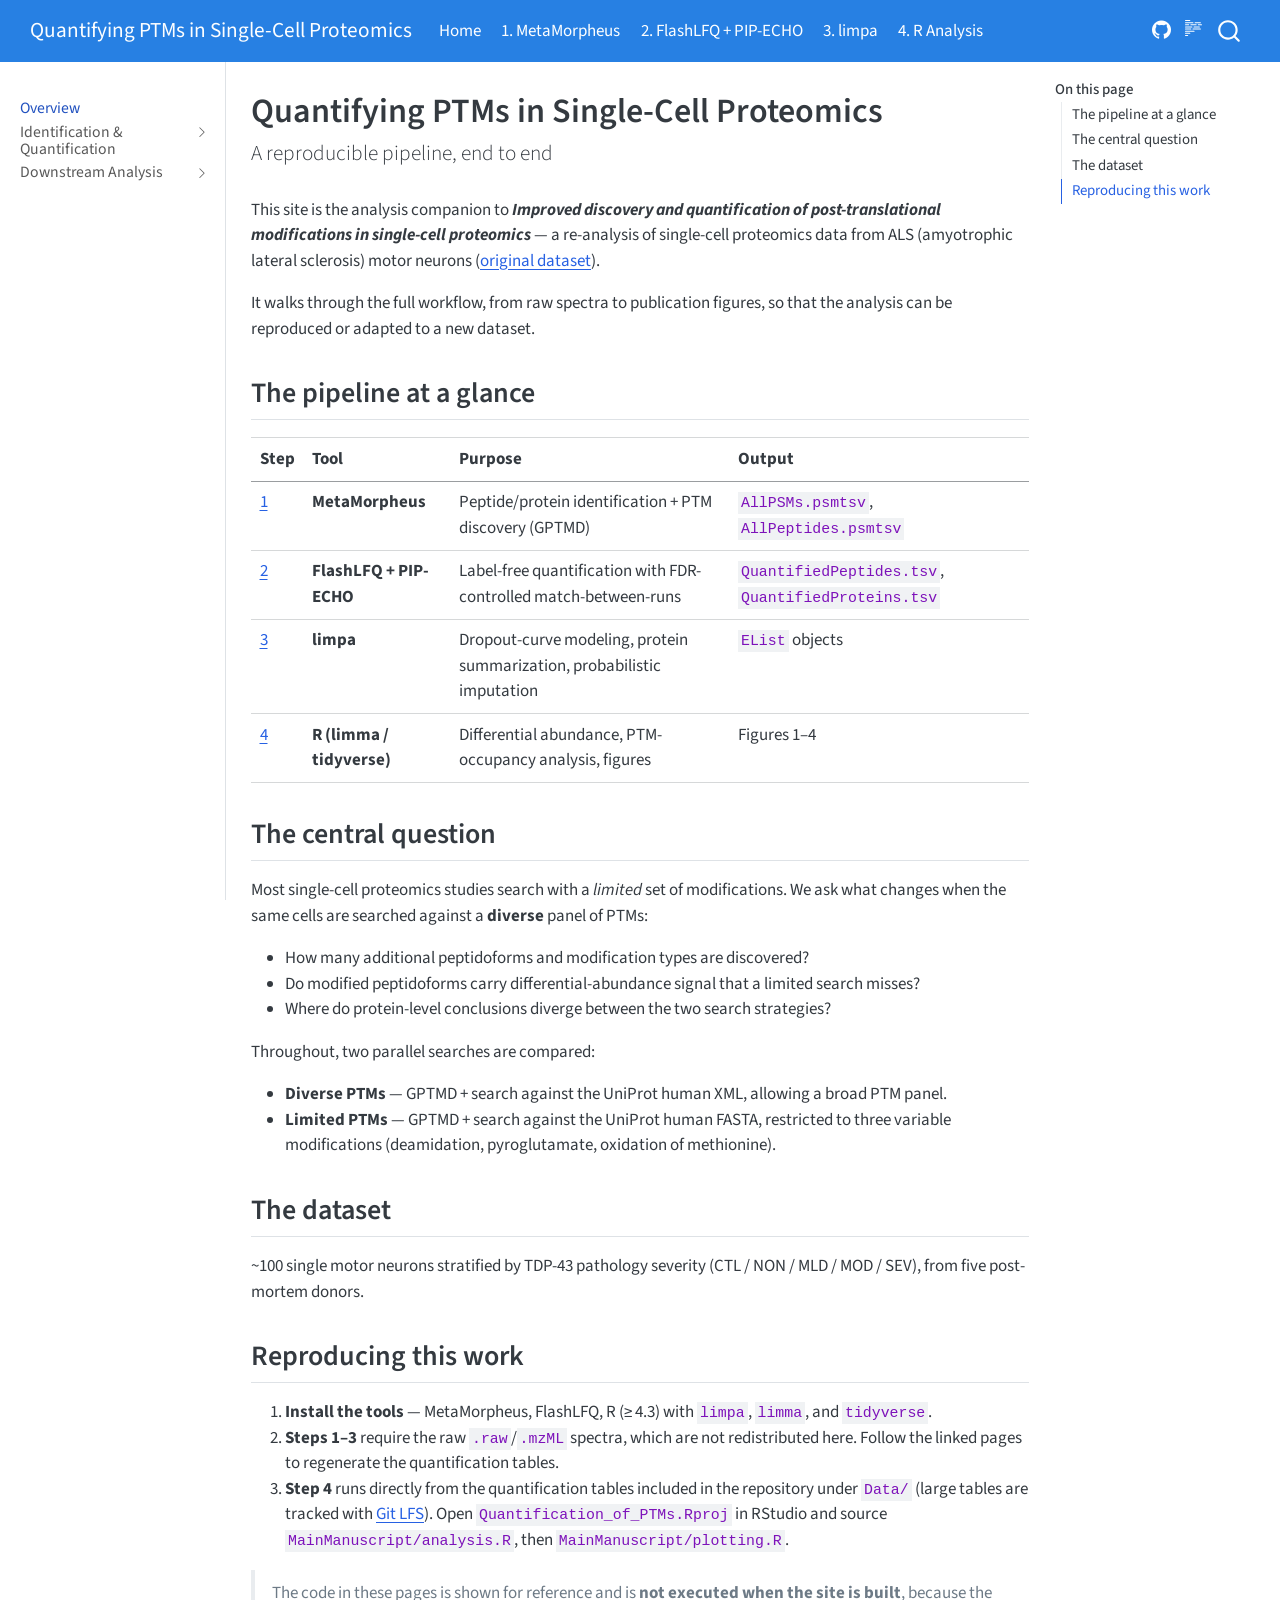
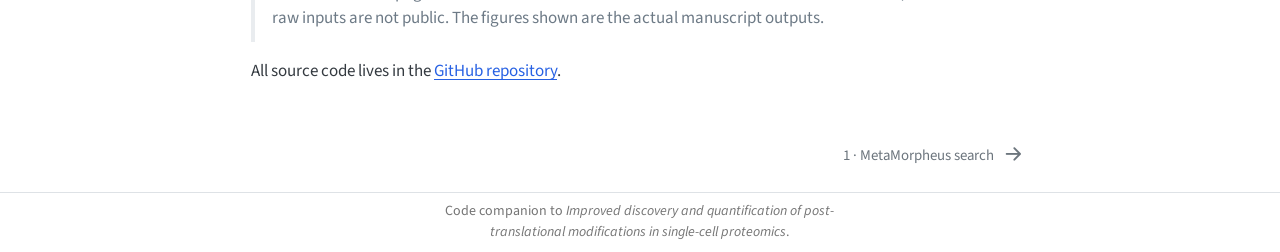
<file: index.html>
<!DOCTYPE html>
<html xmlns="http://www.w3.org/1999/xhtml" lang="en" xml:lang="en"><head>

<meta charset="utf-8">
<meta name="generator" content="quarto-1.9.38">

<meta name="viewport" content="width=device-width, initial-scale=1.0, user-scalable=yes">


<title>Quantifying PTMs in Single-Cell Proteomics</title>
<style>
/* Default styles provided by pandoc.
** See https://pandoc.org/MANUAL.html#variables-for-html for config info.
*/
code{white-space: pre-wrap;}
span.smallcaps{font-variant: small-caps;}
div.columns{display: flex; gap: min(4vw, 1.5em);}
div.column{flex: auto; overflow-x: auto;}
div.hanging-indent{margin-left: 1.5em; text-indent: -1.5em;}
ul.task-list{list-style: none;}
ul.task-list li input[type="checkbox"] {
  width: 0.8em;
  margin: 0 0.8em 0.2em -1em; /* quarto-specific, see https://github.com/quarto-dev/quarto-cli/issues/4556 */ 
  vertical-align: middle;
}
</style>


<script src="site_libs/quarto-nav/quarto-nav.js"></script>
<script src="site_libs/quarto-nav/headroom.min.js"></script>
<script src="site_libs/clipboard/clipboard.min.js"></script>
<script src="site_libs/quarto-search/autocomplete.umd.js"></script>
<script src="site_libs/quarto-search/fuse.min.js"></script>
<script src="site_libs/quarto-search/quarto-search.js"></script>
<meta name="quarto:offset" content="./">
<link href="./01-metamorpheus.html" rel="next">
<script src="site_libs/quarto-html/quarto.js" type="module"></script>
<script src="site_libs/quarto-html/tabsets/tabsets.js" type="module"></script>
<script src="site_libs/quarto-html/popper.min.js"></script>
<script src="site_libs/quarto-html/tippy.umd.min.js"></script>
<script src="site_libs/quarto-html/anchor.min.js"></script>
<link href="site_libs/quarto-html/tippy.css" rel="stylesheet">
<link href="site_libs/quarto-html/quarto-syntax-highlighting-15634bcf2e68342d4ad2dfa704d543f6.css" rel="stylesheet" id="quarto-text-highlighting-styles">
<script src="site_libs/bootstrap/bootstrap.min.js"></script>
<link href="site_libs/bootstrap/bootstrap-icons.css" rel="stylesheet">
<link href="site_libs/bootstrap/bootstrap-3a7504763734bcbb87baefa172561e52.min.css" rel="stylesheet" append-hash="true" id="quarto-bootstrap" data-mode="light">
<script id="quarto-search-options" type="application/json">{
  "location": "navbar",
  "copy-button": false,
  "collapse-after": 3,
  "panel-placement": "end",
  "type": "overlay",
  "limit": 50,
  "keyboard-shortcut": [
    "f",
    "/",
    "s"
  ],
  "show-item-context": false,
  "language": {
    "search-no-results-text": "No results",
    "search-matching-documents-text": "matching documents",
    "search-copy-link-title": "Copy link to search",
    "search-hide-matches-text": "Hide additional matches",
    "search-more-match-text": "more match in this document",
    "search-more-matches-text": "more matches in this document",
    "search-clear-button-title": "Clear",
    "search-text-placeholder": "",
    "search-detached-cancel-button-title": "Cancel",
    "search-submit-button-title": "Submit",
    "search-label": "Search"
  }
}</script>


</head>

<body class="nav-sidebar docked nav-fixed quarto-light">

<div id="quarto-search-results"></div>
  <header id="quarto-header" class="headroom fixed-top">
    <nav class="navbar navbar-expand-lg " data-bs-theme="dark">
      <div class="navbar-container container-fluid">
      <div class="navbar-brand-container mx-auto">
    <a class="navbar-brand" href="./index.html">
    <span class="navbar-title">Quantifying PTMs in Single-Cell Proteomics</span>
    </a>
  </div>
            <div id="quarto-search" class="" title="Search"></div>
          <button class="navbar-toggler" type="button" data-bs-toggle="collapse" data-bs-target="#navbarCollapse" aria-controls="navbarCollapse" role="menu" aria-expanded="false" aria-label="Toggle navigation" onclick="if (window.quartoToggleHeadroom) { window.quartoToggleHeadroom(); }">
  <span class="navbar-toggler-icon"></span>
</button>
          <div class="collapse navbar-collapse" id="navbarCollapse">
            <ul class="navbar-nav navbar-nav-scroll me-auto">
  <li class="nav-item">
    <a class="nav-link active" href="./index.html" aria-current="page"> 
<span class="menu-text">Home</span></a>
  </li>  
  <li class="nav-item">
    <a class="nav-link" href="./01-metamorpheus.html"> 
<span class="menu-text">1. MetaMorpheus</span></a>
  </li>  
  <li class="nav-item">
    <a class="nav-link" href="./02-flashlfq.html"> 
<span class="menu-text">2. FlashLFQ + PIP-ECHO</span></a>
  </li>  
  <li class="nav-item">
    <a class="nav-link" href="./03-limpa.html"> 
<span class="menu-text">3. limpa</span></a>
  </li>  
  <li class="nav-item">
    <a class="nav-link" href="./04-r-analysis.html"> 
<span class="menu-text">4. R Analysis</span></a>
  </li>  
</ul>
            <ul class="navbar-nav navbar-nav-scroll ms-auto">
  <li class="nav-item compact">
    <a class="nav-link" href="https://github.com/Alexander-Sol/Quantification_of_PTMs_2026"> <i class="bi bi-github" role="img" aria-label="GitHub repository">
</i> 
<span class="menu-text"></span></a>
  </li>  
</ul>
          </div> <!-- /navcollapse -->
            <div class="quarto-navbar-tools">
  <a href="" class="quarto-reader-toggle quarto-navigation-tool px-1" onclick="window.quartoToggleReader(); return false;" title="Toggle reader mode">
  <div class="quarto-reader-toggle-btn">
  <i class="bi"></i>
  </div>
</a>
</div>
      </div> <!-- /container-fluid -->
    </nav>
  <nav class="quarto-secondary-nav">
    <div class="container-fluid d-flex">
      <button type="button" class="quarto-btn-toggle btn" data-bs-toggle="collapse" role="button" data-bs-target=".quarto-sidebar-collapse-item" aria-controls="quarto-sidebar" aria-expanded="false" aria-label="Toggle sidebar navigation" onclick="if (window.quartoToggleHeadroom) { window.quartoToggleHeadroom(); }">
        <i class="bi bi-layout-text-sidebar-reverse"></i>
      </button>
        <nav class="quarto-page-breadcrumbs" aria-label="breadcrumb"><ol class="breadcrumb"><li class="breadcrumb-item"><a href="./index.html">Overview</a></li></ol></nav>
        <a class="flex-grow-1" role="navigation" data-bs-toggle="collapse" data-bs-target=".quarto-sidebar-collapse-item" aria-controls="quarto-sidebar" aria-expanded="false" aria-label="Toggle sidebar navigation" onclick="if (window.quartoToggleHeadroom) { window.quartoToggleHeadroom(); }">      
        </a>
    </div>
  </nav>
</header>
<!-- content -->
<div id="quarto-content" class="quarto-container page-columns page-rows-contents page-layout-article page-navbar">
<!-- sidebar -->
  <nav id="quarto-sidebar" class="sidebar collapse collapse-horizontal quarto-sidebar-collapse-item sidebar-navigation docked overflow-auto">
    <div class="sidebar-menu-container"> 
    <ul class="list-unstyled mt-1">
        <li class="sidebar-item">
  <div class="sidebar-item-container"> 
  <a href="./index.html" class="sidebar-item-text sidebar-link active">
 <span class="menu-text">Overview</span></a>
  </div>
</li>
        <li class="sidebar-item sidebar-item-section">
      <div class="sidebar-item-container"> 
            <a class="sidebar-item-text sidebar-link text-start collapsed" data-bs-toggle="collapse" data-bs-target="#quarto-sidebar-section-1" role="navigation" aria-expanded="false">
 <span class="menu-text">Identification &amp; Quantification</span></a>
          <a class="sidebar-item-toggle text-start collapsed" data-bs-toggle="collapse" data-bs-target="#quarto-sidebar-section-1" role="navigation" aria-expanded="false" aria-label="Toggle section">
            <i class="bi bi-chevron-right ms-2"></i>
          </a> 
      </div>
      <ul id="quarto-sidebar-section-1" class="collapse list-unstyled sidebar-section depth1 ">  
          <li class="sidebar-item">
  <div class="sidebar-item-container"> 
  <a href="./01-metamorpheus.html" class="sidebar-item-text sidebar-link">
 <span class="menu-text">1 · MetaMorpheus search</span></a>
  </div>
</li>
          <li class="sidebar-item">
  <div class="sidebar-item-container"> 
  <a href="./02-flashlfq.html" class="sidebar-item-text sidebar-link">
 <span class="menu-text">2 · FlashLFQ + PIP-ECHO</span></a>
  </div>
</li>
          <li class="sidebar-item">
  <div class="sidebar-item-container"> 
  <a href="./03-limpa.html" class="sidebar-item-text sidebar-link">
 <span class="menu-text">3 · limpa modeling</span></a>
  </div>
</li>
      </ul>
  </li>
        <li class="sidebar-item sidebar-item-section">
      <div class="sidebar-item-container"> 
            <a class="sidebar-item-text sidebar-link text-start collapsed" data-bs-toggle="collapse" data-bs-target="#quarto-sidebar-section-2" role="navigation" aria-expanded="false">
 <span class="menu-text">Downstream Analysis</span></a>
          <a class="sidebar-item-toggle text-start collapsed" data-bs-toggle="collapse" data-bs-target="#quarto-sidebar-section-2" role="navigation" aria-expanded="false" aria-label="Toggle section">
            <i class="bi bi-chevron-right ms-2"></i>
          </a> 
      </div>
      <ul id="quarto-sidebar-section-2" class="collapse list-unstyled sidebar-section depth1 ">  
          <li class="sidebar-item">
  <div class="sidebar-item-container"> 
  <a href="./04-r-analysis.html" class="sidebar-item-text sidebar-link">
 <span class="menu-text">4 · R analysis &amp; figures</span></a>
  </div>
</li>
      </ul>
  </li>
    </ul>
    </div>
</nav>
<div id="quarto-sidebar-glass" class="quarto-sidebar-collapse-item" data-bs-toggle="collapse" data-bs-target=".quarto-sidebar-collapse-item"></div>
<!-- margin-sidebar -->
    <div id="quarto-margin-sidebar" class="sidebar margin-sidebar">
        <nav id="TOC" role="doc-toc" class="toc-active">
    <h2 id="toc-title">On this page</h2>
   
  <ul>
  <li><a href="#the-pipeline-at-a-glance" id="toc-the-pipeline-at-a-glance" class="nav-link active" data-scroll-target="#the-pipeline-at-a-glance">The pipeline at a glance</a></li>
  <li><a href="#the-central-question" id="toc-the-central-question" class="nav-link" data-scroll-target="#the-central-question">The central question</a></li>
  <li><a href="#the-dataset" id="toc-the-dataset" class="nav-link" data-scroll-target="#the-dataset">The dataset</a></li>
  <li><a href="#reproducing-this-work" id="toc-reproducing-this-work" class="nav-link" data-scroll-target="#reproducing-this-work">Reproducing this work</a></li>
  </ul>
</nav>
    </div>
<!-- main -->
<main class="content" id="quarto-document-content">

<header id="title-block-header" class="quarto-title-block default">
<div class="quarto-title">
<h1 class="title">Quantifying PTMs in Single-Cell Proteomics</h1>
<p class="subtitle lead">A reproducible pipeline, end to end</p>
</div>



<div class="quarto-title-meta">

    
  
    
  </div>
  


</header>


<p>This site is the analysis companion to <strong><em>Improved discovery and quantification of post-translational modifications in single-cell proteomics</em></strong> — a re-analysis of single-cell proteomics data from ALS (amyotrophic lateral sclerosis) motor neurons (<a href="https://doi.org/10.1016/j.celrep.2023.113636">original dataset</a>).</p>
<p>It walks through the full workflow, from raw spectra to publication figures, so that the analysis can be reproduced or adapted to a new dataset.</p>
<section id="the-pipeline-at-a-glance" class="level2">
<h2 class="anchored" data-anchor-id="the-pipeline-at-a-glance">The pipeline at a glance</h2>
<table class="caption-top table">
<thead>
<tr class="header">
<th>Step</th>
<th>Tool</th>
<th>Purpose</th>
<th>Output</th>
</tr>
</thead>
<tbody>
<tr class="odd">
<td><a href="./01-metamorpheus.html">1</a></td>
<td><strong>MetaMorpheus</strong></td>
<td>Peptide/protein identification + PTM discovery (GPTMD)</td>
<td><code>AllPSMs.psmtsv</code>, <code>AllPeptides.psmtsv</code></td>
</tr>
<tr class="even">
<td><a href="./02-flashlfq.html">2</a></td>
<td><strong>FlashLFQ + PIP-ECHO</strong></td>
<td>Label-free quantification with FDR-controlled match-between-runs</td>
<td><code>QuantifiedPeptides.tsv</code>, <code>QuantifiedProteins.tsv</code></td>
</tr>
<tr class="odd">
<td><a href="./03-limpa.html">3</a></td>
<td><strong>limpa</strong></td>
<td>Dropout-curve modeling, protein summarization, probabilistic imputation</td>
<td><code>EList</code> objects</td>
</tr>
<tr class="even">
<td><a href="./04-r-analysis.html">4</a></td>
<td><strong>R (limma / tidyverse)</strong></td>
<td>Differential abundance, PTM-occupancy analysis, figures</td>
<td>Figures 1–4</td>
</tr>
</tbody>
</table>
</section>
<section id="the-central-question" class="level2">
<h2 class="anchored" data-anchor-id="the-central-question">The central question</h2>
<p>Most single-cell proteomics studies search with a <em>limited</em> set of modifications. We ask what changes when the same cells are searched against a <strong>diverse</strong> panel of PTMs:</p>
<ul>
<li>How many additional peptidoforms and modification types are discovered?</li>
<li>Do modified peptidoforms carry differential-abundance signal that a limited search misses?</li>
<li>Where do protein-level conclusions diverge between the two search strategies?</li>
</ul>
<p>Throughout, two parallel searches are compared:</p>
<ul>
<li><strong>Diverse PTMs</strong> — GPTMD + search against the UniProt human XML, allowing a broad PTM panel.</li>
<li><strong>Limited PTMs</strong> — GPTMD + search against the UniProt human FASTA, restricted to three variable modifications (deamidation, pyroglutamate, oxidation of methionine).</li>
</ul>
</section>
<section id="the-dataset" class="level2">
<h2 class="anchored" data-anchor-id="the-dataset">The dataset</h2>
<p>~100 single motor neurons stratified by TDP-43 pathology severity (CTL / NON / MLD / MOD / SEV), from five post-mortem donors.</p>
</section>
<section id="reproducing-this-work" class="level2">
<h2 class="anchored" data-anchor-id="reproducing-this-work">Reproducing this work</h2>
<ol type="1">
<li><strong>Install the tools</strong> — MetaMorpheus, FlashLFQ, R (≥ 4.3) with <code>limpa</code>, <code>limma</code>, and <code>tidyverse</code>.</li>
<li><strong>Steps 1–3</strong> require the raw <code>.raw</code>/<code>.mzML</code> spectra, which are not redistributed here. Follow the linked pages to regenerate the quantification tables.</li>
<li><strong>Step 4</strong> runs directly from the quantification tables included in the repository under <code>Data/</code> (large tables are tracked with <a href="https://git-lfs.com">Git LFS</a>). Open <code>Quantification_of_PTMs.Rproj</code> in RStudio and source <code>MainManuscript/analysis.R</code>, then <code>MainManuscript/plotting.R</code>.</li>
</ol>
<blockquote class="blockquote">
<p>The code in these pages is shown for reference and is <strong>not executed when the site is built</strong>, because the raw inputs are not public. The figures shown are the actual manuscript outputs.</p>
</blockquote>
<p>All source code lives in the <a href="https://github.com/Alexander-Sol/Quantification_of_PTMs_2026">GitHub repository</a>.</p>


</section>

</main> <!-- /main -->
<script id="quarto-html-after-body" type="application/javascript">
  window.document.addEventListener("DOMContentLoaded", function (event) {
    const icon = "";
    const anchorJS = new window.AnchorJS();
    anchorJS.options = {
      placement: 'right',
      icon: icon
    };
    anchorJS.add('.anchored');
    const isCodeAnnotation = (el) => {
      for (const clz of el.classList) {
        if (clz.startsWith('code-annotation-')) {                     
          return true;
        }
      }
      return false;
    }
    const onCopySuccess = function(e) {
      // button target
      const button = e.trigger;
      // don't keep focus
      button.blur();
      // flash "checked"
      button.classList.add('code-copy-button-checked');
      var currentTitle = button.getAttribute("title");
      button.setAttribute("title", "Copied!");
      let tooltip;
      if (window.bootstrap) {
        button.setAttribute("data-bs-toggle", "tooltip");
        button.setAttribute("data-bs-placement", "left");
        button.setAttribute("data-bs-title", "Copied!");
        tooltip = new bootstrap.Tooltip(button, 
          { trigger: "manual", 
            customClass: "code-copy-button-tooltip",
            offset: [0, -8]});
        tooltip.show();    
      }
      setTimeout(function() {
        if (tooltip) {
          tooltip.hide();
          button.removeAttribute("data-bs-title");
          button.removeAttribute("data-bs-toggle");
          button.removeAttribute("data-bs-placement");
        }
        button.setAttribute("title", currentTitle);
        button.classList.remove('code-copy-button-checked');
      }, 1000);
      // clear code selection
      e.clearSelection();
    }
    const getTextToCopy = function(trigger) {
      const outerScaffold = trigger.parentElement.cloneNode(true);
      const codeEl = outerScaffold.querySelector('code');
      for (const childEl of codeEl.children) {
        if (isCodeAnnotation(childEl)) {
          childEl.remove();
        }
      }
      return codeEl.innerText;
    }
    const clipboard = new window.ClipboardJS('.code-copy-button:not([data-in-quarto-modal])', {
      text: getTextToCopy
    });
    clipboard.on('success', onCopySuccess);
    if (window.document.getElementById('quarto-embedded-source-code-modal')) {
      const clipboardModal = new window.ClipboardJS('.code-copy-button[data-in-quarto-modal]', {
        text: getTextToCopy,
        container: window.document.getElementById('quarto-embedded-source-code-modal')
      });
      clipboardModal.on('success', onCopySuccess);
    }
      var localhostRegex = new RegExp(/^(?:http|https):\/\/localhost\:?[0-9]*\//);
      var mailtoRegex = new RegExp(/^mailto:/);
        var filterRegex = new RegExp("https:\/\/Alexander-Sol\.github\.io\/Quantification_of_PTMs_2026\/");
      var isInternal = (href) => {
          return filterRegex.test(href) || localhostRegex.test(href) || mailtoRegex.test(href);
      }
      // Inspect non-navigation links and adorn them if external
     var links = window.document.querySelectorAll('a[href]:not(.nav-link):not(.navbar-brand):not(.toc-action):not(.sidebar-link):not(.sidebar-item-toggle):not(.pagination-link):not(.no-external):not([aria-hidden]):not(.dropdown-item):not(.quarto-navigation-tool):not(.about-link)');
      for (var i=0; i<links.length; i++) {
        const link = links[i];
        if (!isInternal(link.href)) {
          // undo the damage that might have been done by quarto-nav.js in the case of
          // links that we want to consider external
          if (link.dataset.originalHref !== undefined) {
            link.href = link.dataset.originalHref;
          }
        }
      }
    function tippyHover(el, contentFn, onTriggerFn, onUntriggerFn) {
      const config = {
        allowHTML: true,
        maxWidth: 500,
        delay: 100,
        arrow: false,
        appendTo: function(el) {
            return el.parentElement;
        },
        interactive: true,
        interactiveBorder: 10,
        theme: 'quarto',
        placement: 'bottom-start',
      };
      if (contentFn) {
        config.content = contentFn;
      }
      if (onTriggerFn) {
        config.onTrigger = onTriggerFn;
      }
      if (onUntriggerFn) {
        config.onUntrigger = onUntriggerFn;
      }
      window.tippy(el, config); 
    }
    const noterefs = window.document.querySelectorAll('a[role="doc-noteref"]');
    for (var i=0; i<noterefs.length; i++) {
      const ref = noterefs[i];
      tippyHover(ref, function() {
        // use id or data attribute instead here
        let href = ref.getAttribute('data-footnote-href') || ref.getAttribute('href');
        try { href = new URL(href).hash; } catch {}
        const id = href.replace(/^#\/?/, "");
        const note = window.document.getElementById(id);
        if (note) {
          return note.innerHTML;
        } else {
          return "";
        }
      });
    }
    const xrefs = window.document.querySelectorAll('a.quarto-xref');
    const processXRef = (id, note) => {
      // Strip column container classes
      const stripColumnClz = (el) => {
        el.classList.remove("page-full", "page-columns");
        if (el.children) {
          for (const child of el.children) {
            stripColumnClz(child);
          }
        }
      }
      stripColumnClz(note)
      if (id === null || id.startsWith('sec-')) {
        // Special case sections, only their first couple elements
        const container = document.createElement("div");
        if (note.children && note.children.length > 2) {
          container.appendChild(note.children[0].cloneNode(true));
          for (let i = 1; i < note.children.length; i++) {
            const child = note.children[i];
            if (child.tagName === "P" && child.innerText === "") {
              continue;
            } else {
              container.appendChild(child.cloneNode(true));
              break;
            }
          }
          if (window.Quarto?.typesetMath) {
            window.Quarto.typesetMath(container);
          }
          return container.innerHTML
        } else {
          if (window.Quarto?.typesetMath) {
            window.Quarto.typesetMath(note);
          }
          return note.innerHTML;
        }
      } else {
        // Remove any anchor links if they are present
        const anchorLink = note.querySelector('a.anchorjs-link');
        if (anchorLink) {
          anchorLink.remove();
        }
        if (window.Quarto?.typesetMath) {
          window.Quarto.typesetMath(note);
        }
        if (note.classList.contains("callout")) {
          return note.outerHTML;
        } else {
          return note.innerHTML;
        }
      }
    }
    for (var i=0; i<xrefs.length; i++) {
      const xref = xrefs[i];
      tippyHover(xref, undefined, function(instance) {
        instance.disable();
        let url = xref.getAttribute('href');
        let hash = undefined; 
        if (url.startsWith('#')) {
          hash = url;
        } else {
          try { hash = new URL(url).hash; } catch {}
        }
        if (hash) {
          const id = hash.replace(/^#\/?/, "");
          const note = window.document.getElementById(id);
          if (note !== null) {
            try {
              const html = processXRef(id, note.cloneNode(true));
              instance.setContent(html);
            } finally {
              instance.enable();
              instance.show();
            }
          } else {
            // See if we can fetch this
            fetch(url.split('#')[0])
            .then(res => res.text())
            .then(html => {
              const parser = new DOMParser();
              const htmlDoc = parser.parseFromString(html, "text/html");
              const note = htmlDoc.getElementById(id);
              if (note !== null) {
                const html = processXRef(id, note);
                instance.setContent(html);
              } 
            }).finally(() => {
              instance.enable();
              instance.show();
            });
          }
        } else {
          // See if we can fetch a full url (with no hash to target)
          // This is a special case and we should probably do some content thinning / targeting
          fetch(url)
          .then(res => res.text())
          .then(html => {
            const parser = new DOMParser();
            const htmlDoc = parser.parseFromString(html, "text/html");
            const note = htmlDoc.querySelector('main.content');
            if (note !== null) {
              // This should only happen for chapter cross references
              // (since there is no id in the URL)
              // remove the first header
              if (note.children.length > 0 && note.children[0].tagName === "HEADER") {
                note.children[0].remove();
              }
              const html = processXRef(null, note);
              instance.setContent(html);
            } 
          }).finally(() => {
            instance.enable();
            instance.show();
          });
        }
      }, function(instance) {
      });
    }
        let selectedAnnoteEl;
        const selectorForAnnotation = ( cell, annotation) => {
          let cellAttr = 'data-code-cell="' + cell + '"';
          let lineAttr = 'data-code-annotation="' +  annotation + '"';
          const selector = 'span[' + cellAttr + '][' + lineAttr + ']';
          return selector;
        }
        const selectCodeLines = (annoteEl) => {
          const doc = window.document;
          const targetCell = annoteEl.getAttribute("data-target-cell");
          const targetAnnotation = annoteEl.getAttribute("data-target-annotation");
          const annoteSpan = window.document.querySelector(selectorForAnnotation(targetCell, targetAnnotation));
          const lines = annoteSpan.getAttribute("data-code-lines").split(",");
          const lineIds = lines.map((line) => {
            return targetCell + "-" + line;
          })
          let top = null;
          let height = null;
          let parent = null;
          if (lineIds.length > 0) {
              //compute the position of the single el (top and bottom and make a div)
              const el = window.document.getElementById(lineIds[0]);
              top = el.offsetTop;
              height = el.offsetHeight;
              parent = el.parentElement.parentElement;
            if (lineIds.length > 1) {
              const lastEl = window.document.getElementById(lineIds[lineIds.length - 1]);
              const bottom = lastEl.offsetTop + lastEl.offsetHeight;
              height = bottom - top;
            }
            if (top !== null && height !== null && parent !== null) {
              // cook up a div (if necessary) and position it 
              let div = window.document.getElementById("code-annotation-line-highlight");
              if (div === null) {
                div = window.document.createElement("div");
                div.setAttribute("id", "code-annotation-line-highlight");
                div.style.position = 'absolute';
                parent.appendChild(div);
              }
              div.style.top = top - 2 + "px";
              div.style.height = height + 4 + "px";
              div.style.left = 0;
              let gutterDiv = window.document.getElementById("code-annotation-line-highlight-gutter");
              if (gutterDiv === null) {
                gutterDiv = window.document.createElement("div");
                gutterDiv.setAttribute("id", "code-annotation-line-highlight-gutter");
                gutterDiv.style.position = 'absolute';
                const codeCell = window.document.getElementById(targetCell);
                const gutter = codeCell.querySelector('.code-annotation-gutter');
                gutter.appendChild(gutterDiv);
              }
              gutterDiv.style.top = top - 2 + "px";
              gutterDiv.style.height = height + 4 + "px";
            }
            selectedAnnoteEl = annoteEl;
          }
        };
        const unselectCodeLines = () => {
          const elementsIds = ["code-annotation-line-highlight", "code-annotation-line-highlight-gutter"];
          elementsIds.forEach((elId) => {
            const div = window.document.getElementById(elId);
            if (div) {
              div.remove();
            }
          });
          selectedAnnoteEl = undefined;
        };
          // Handle positioning of the toggle
      window.addEventListener(
        "resize",
        throttle(() => {
          elRect = undefined;
          if (selectedAnnoteEl) {
            selectCodeLines(selectedAnnoteEl);
          }
        }, 10)
      );
      function throttle(fn, ms) {
      let throttle = false;
      let timer;
        return (...args) => {
          if(!throttle) { // first call gets through
              fn.apply(this, args);
              throttle = true;
          } else { // all the others get throttled
              if(timer) clearTimeout(timer); // cancel #2
              timer = setTimeout(() => {
                fn.apply(this, args);
                timer = throttle = false;
              }, ms);
          }
        };
      }
        // Attach click handler to the DT
        const annoteDls = window.document.querySelectorAll('dt[data-target-cell]');
        for (const annoteDlNode of annoteDls) {
          annoteDlNode.addEventListener('click', (event) => {
            const clickedEl = event.target;
            if (clickedEl !== selectedAnnoteEl) {
              unselectCodeLines();
              const activeEl = window.document.querySelector('dt[data-target-cell].code-annotation-active');
              if (activeEl) {
                activeEl.classList.remove('code-annotation-active');
              }
              selectCodeLines(clickedEl);
              clickedEl.classList.add('code-annotation-active');
            } else {
              // Unselect the line
              unselectCodeLines();
              clickedEl.classList.remove('code-annotation-active');
            }
          });
        }
    const findCites = (el) => {
      const parentEl = el.parentElement;
      if (parentEl) {
        const cites = parentEl.dataset.cites;
        if (cites) {
          return {
            el,
            cites: cites.split(' ')
          };
        } else {
          return findCites(el.parentElement)
        }
      } else {
        return undefined;
      }
    };
    var bibliorefs = window.document.querySelectorAll('a[role="doc-biblioref"]');
    for (var i=0; i<bibliorefs.length; i++) {
      const ref = bibliorefs[i];
      const citeInfo = findCites(ref);
      if (citeInfo) {
        tippyHover(citeInfo.el, function() {
          var popup = window.document.createElement('div');
          citeInfo.cites.forEach(function(cite) {
            var citeDiv = window.document.createElement('div');
            citeDiv.classList.add('hanging-indent');
            citeDiv.classList.add('csl-entry');
            var biblioDiv = window.document.getElementById('ref-' + cite);
            if (biblioDiv) {
              citeDiv.innerHTML = biblioDiv.innerHTML;
            }
            popup.appendChild(citeDiv);
          });
          return popup.innerHTML;
        });
      }
    }
  });
  </script>
<nav class="page-navigation">
  <div class="nav-page nav-page-previous">
  </div>
  <div class="nav-page nav-page-next">
      <a href="./01-metamorpheus.html" class="pagination-link" aria-label="1 · MetaMorpheus search">
        <span class="nav-page-text">1 · MetaMorpheus search</span> <i class="bi bi-arrow-right-short"></i>
      </a>
  </div>
</nav>
</div> <!-- /content -->
<footer class="footer">
  <div class="nav-footer">
    <div class="nav-footer-left">
      &nbsp;
    </div>   
    <div class="nav-footer-center">
<p>Code companion to <em>Improved discovery and quantification of post-translational modifications in single-cell proteomics</em>.</p>
</div>
    <div class="nav-footer-right">
      &nbsp;
    </div>
  </div>
</footer>




</body></html>
</file>
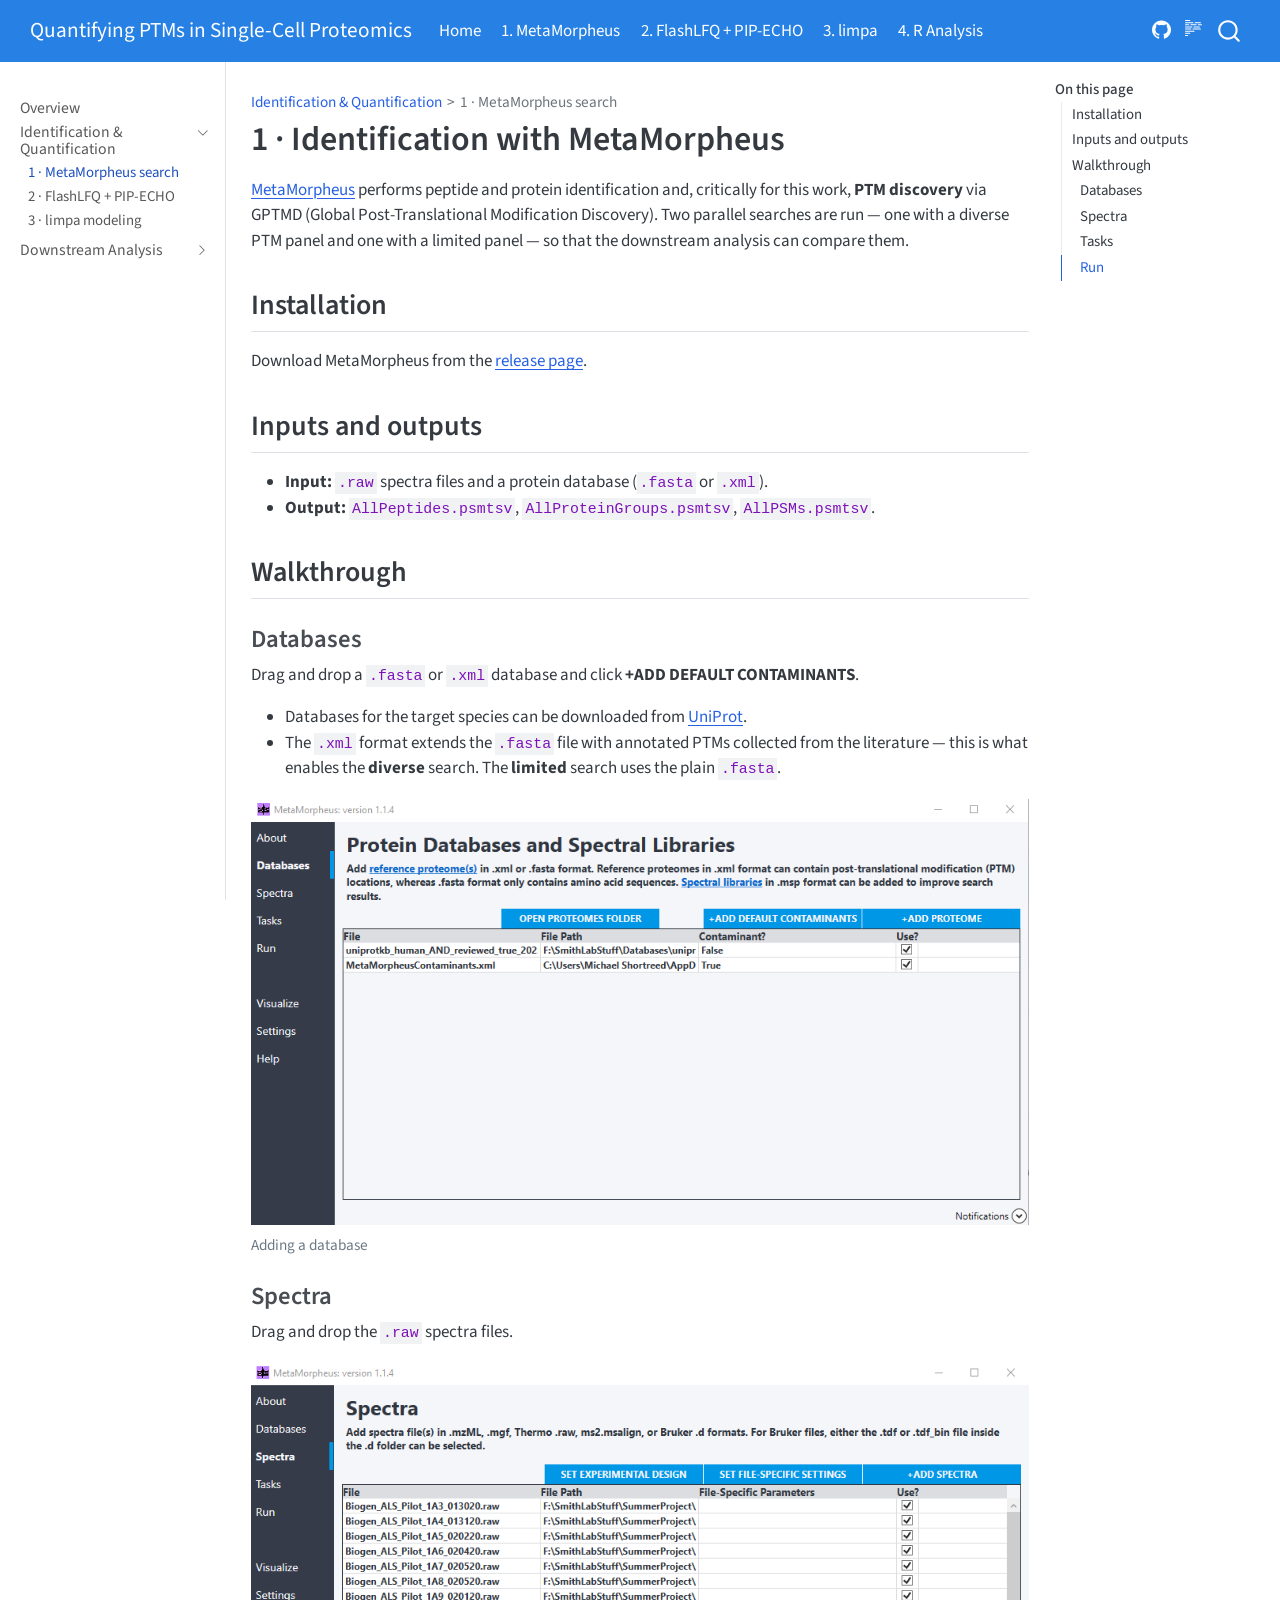
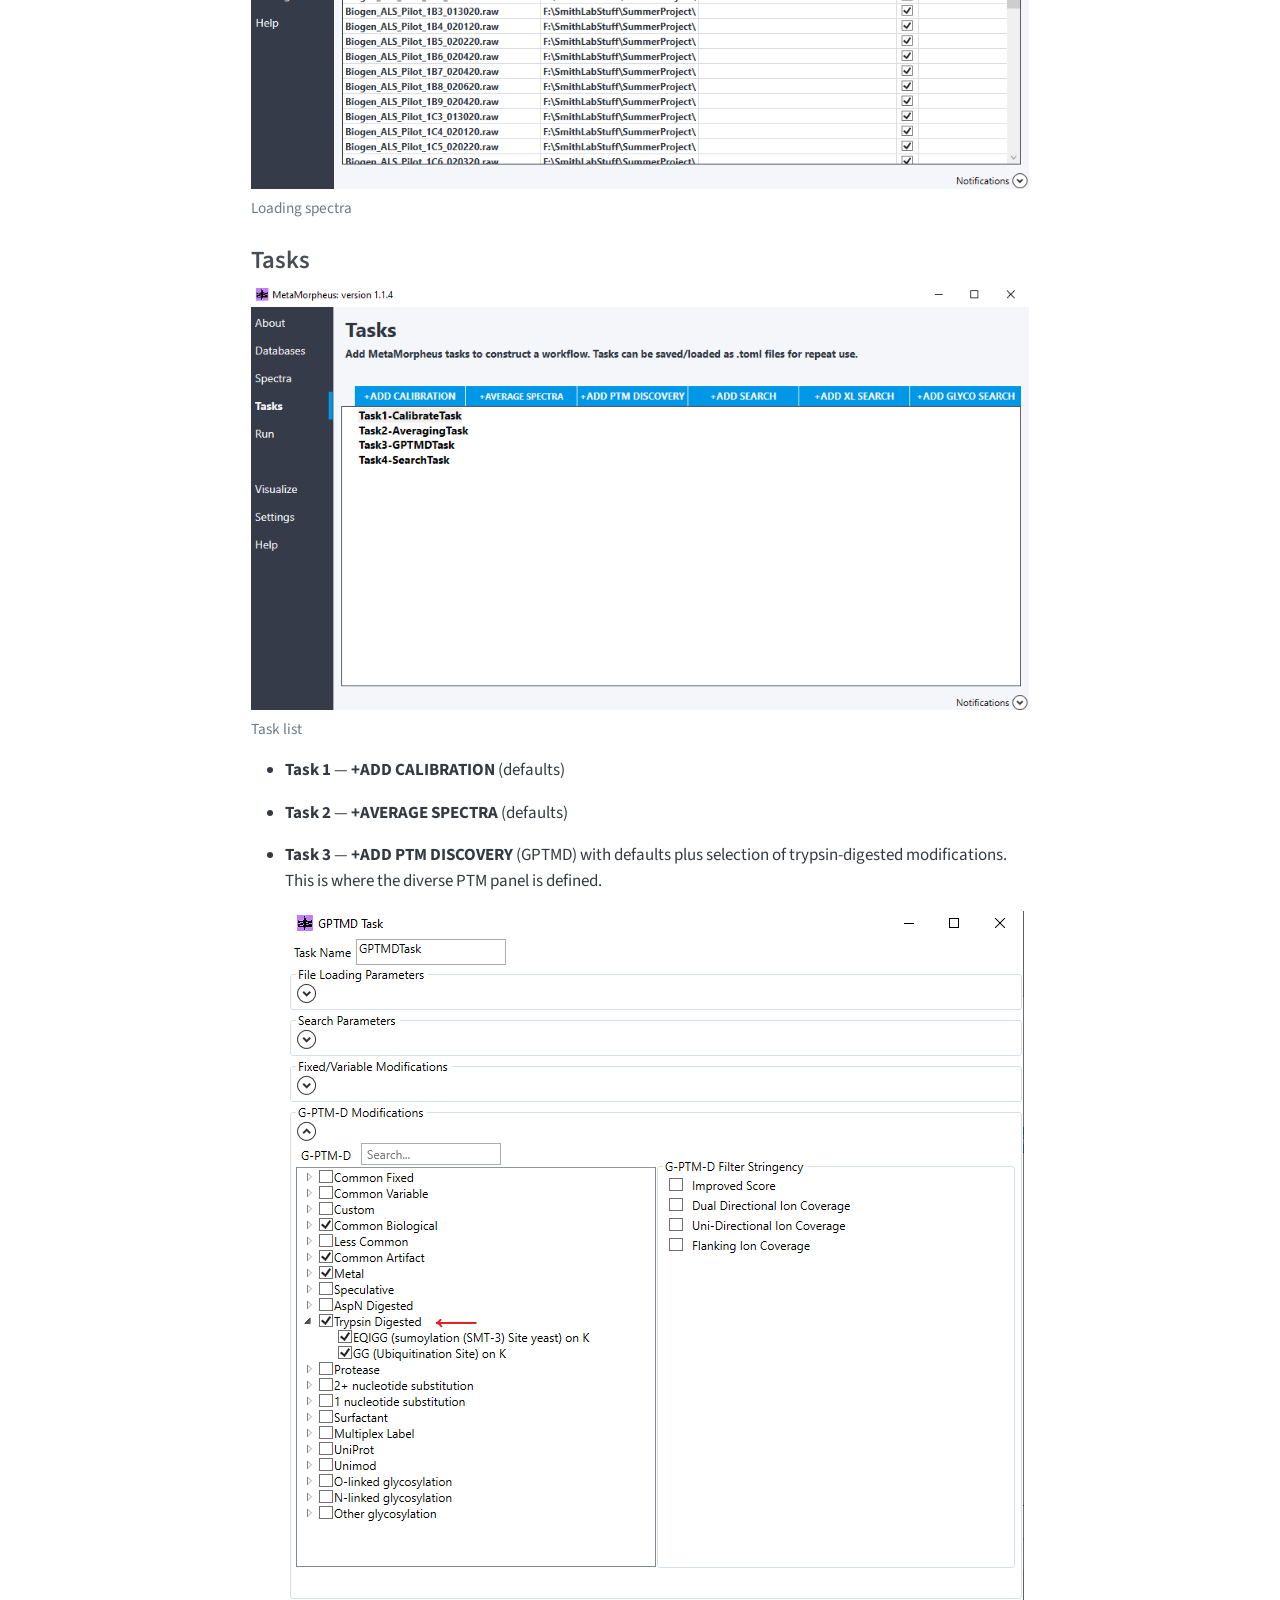
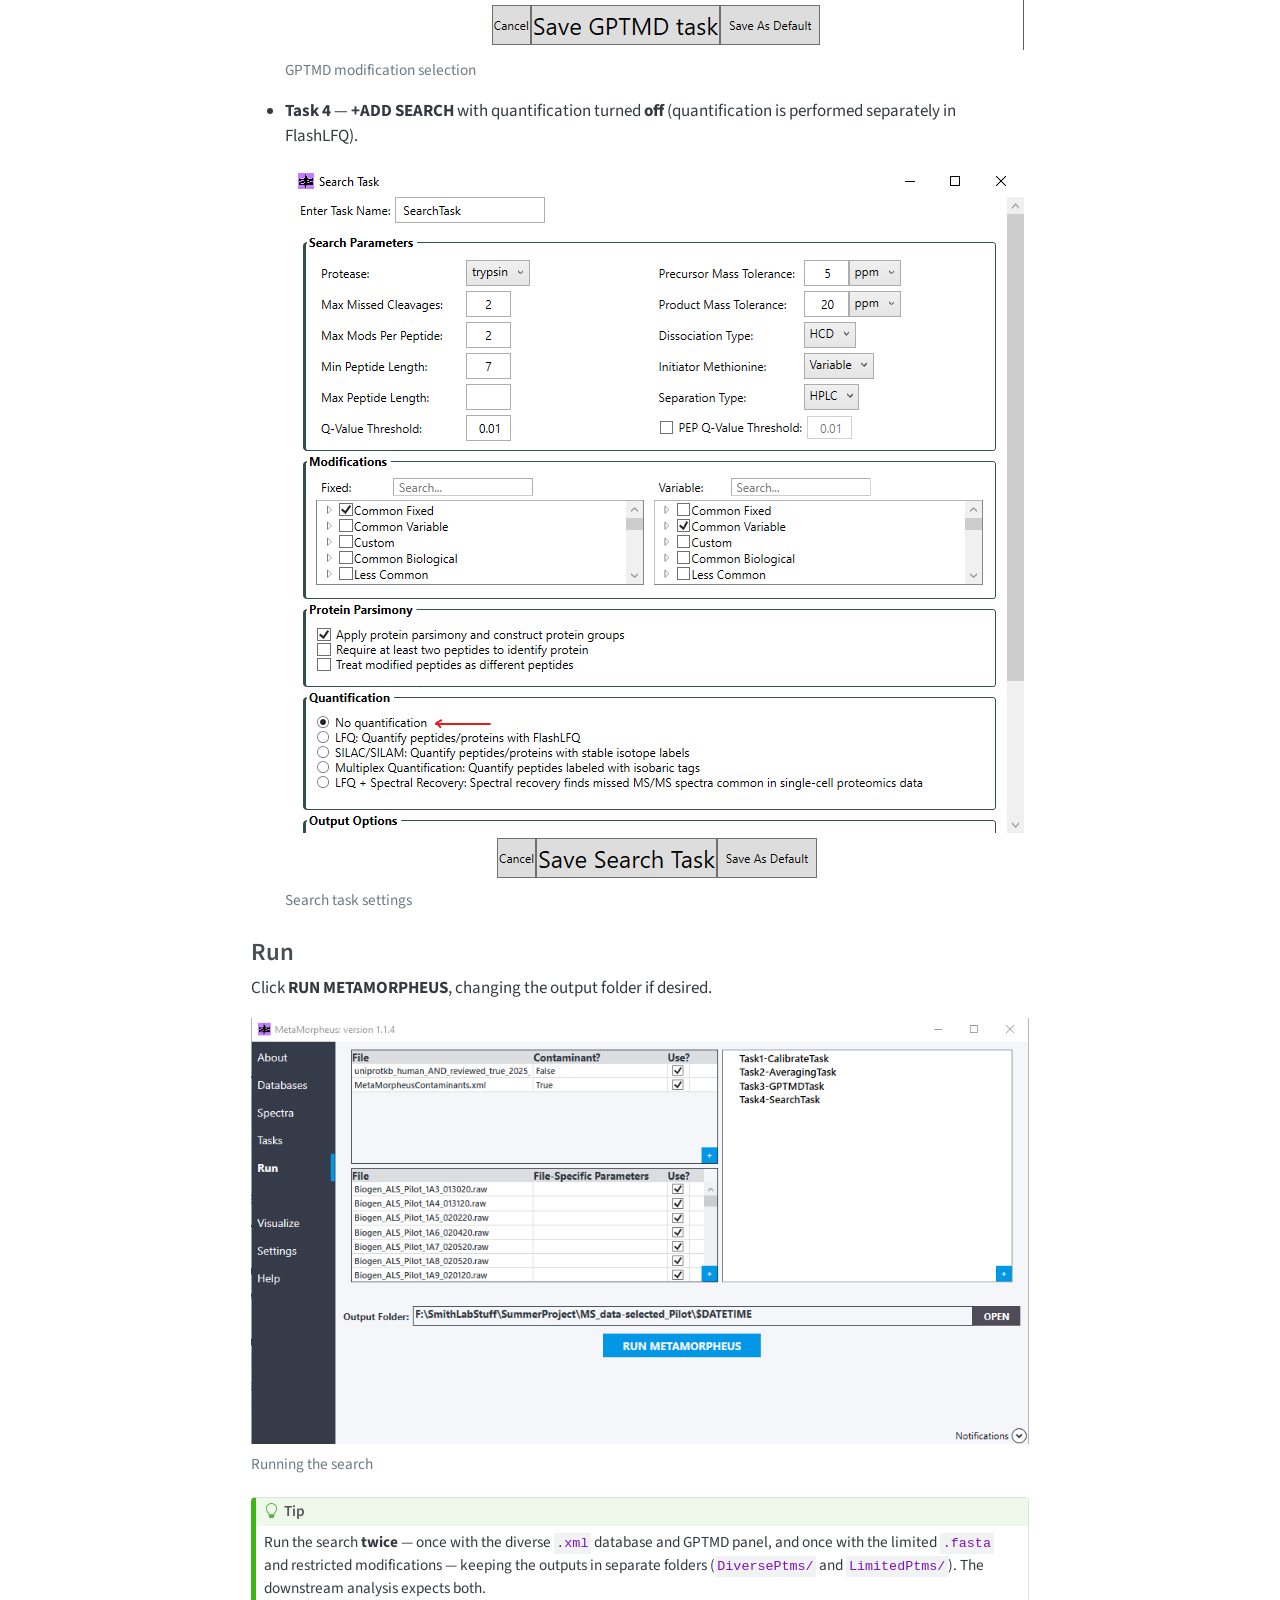
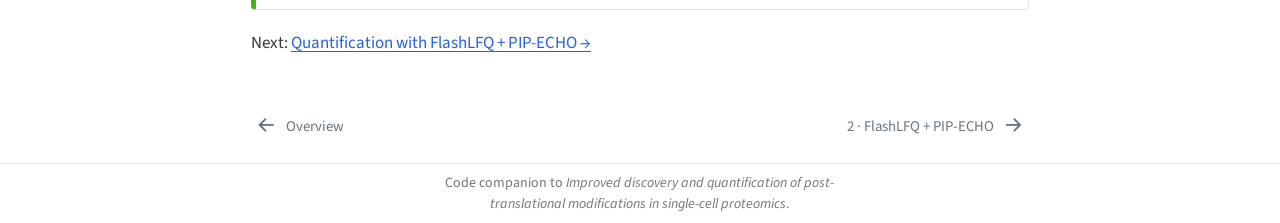
<file: 01-metamorpheus.html>
<!DOCTYPE html>
<html xmlns="http://www.w3.org/1999/xhtml" lang="en" xml:lang="en"><head>

<meta charset="utf-8">
<meta name="generator" content="quarto-1.9.38">

<meta name="viewport" content="width=device-width, initial-scale=1.0, user-scalable=yes">


<title>1 · Identification with MetaMorpheus – Quantifying PTMs in Single-Cell Proteomics</title>
<style>
/* Default styles provided by pandoc.
** See https://pandoc.org/MANUAL.html#variables-for-html for config info.
*/
code{white-space: pre-wrap;}
span.smallcaps{font-variant: small-caps;}
div.columns{display: flex; gap: min(4vw, 1.5em);}
div.column{flex: auto; overflow-x: auto;}
div.hanging-indent{margin-left: 1.5em; text-indent: -1.5em;}
ul.task-list{list-style: none;}
ul.task-list li input[type="checkbox"] {
  width: 0.8em;
  margin: 0 0.8em 0.2em -1em; /* quarto-specific, see https://github.com/quarto-dev/quarto-cli/issues/4556 */ 
  vertical-align: middle;
}
</style>


<script src="site_libs/quarto-nav/quarto-nav.js"></script>
<script src="site_libs/quarto-nav/headroom.min.js"></script>
<script src="site_libs/clipboard/clipboard.min.js"></script>
<script src="site_libs/quarto-search/autocomplete.umd.js"></script>
<script src="site_libs/quarto-search/fuse.min.js"></script>
<script src="site_libs/quarto-search/quarto-search.js"></script>
<meta name="quarto:offset" content="./">
<link href="./02-flashlfq.html" rel="next">
<link href="./index.html" rel="prev">
<script src="site_libs/quarto-html/quarto.js" type="module"></script>
<script src="site_libs/quarto-html/tabsets/tabsets.js" type="module"></script>
<script src="site_libs/quarto-html/popper.min.js"></script>
<script src="site_libs/quarto-html/tippy.umd.min.js"></script>
<script src="site_libs/quarto-html/anchor.min.js"></script>
<link href="site_libs/quarto-html/tippy.css" rel="stylesheet">
<link href="site_libs/quarto-html/quarto-syntax-highlighting-15634bcf2e68342d4ad2dfa704d543f6.css" rel="stylesheet" id="quarto-text-highlighting-styles">
<script src="site_libs/bootstrap/bootstrap.min.js"></script>
<link href="site_libs/bootstrap/bootstrap-icons.css" rel="stylesheet">
<link href="site_libs/bootstrap/bootstrap-3a7504763734bcbb87baefa172561e52.min.css" rel="stylesheet" append-hash="true" id="quarto-bootstrap" data-mode="light">
<script id="quarto-search-options" type="application/json">{
  "location": "navbar",
  "copy-button": false,
  "collapse-after": 3,
  "panel-placement": "end",
  "type": "overlay",
  "limit": 50,
  "keyboard-shortcut": [
    "f",
    "/",
    "s"
  ],
  "show-item-context": false,
  "language": {
    "search-no-results-text": "No results",
    "search-matching-documents-text": "matching documents",
    "search-copy-link-title": "Copy link to search",
    "search-hide-matches-text": "Hide additional matches",
    "search-more-match-text": "more match in this document",
    "search-more-matches-text": "more matches in this document",
    "search-clear-button-title": "Clear",
    "search-text-placeholder": "",
    "search-detached-cancel-button-title": "Cancel",
    "search-submit-button-title": "Submit",
    "search-label": "Search"
  }
}</script>


</head>

<body class="nav-sidebar docked nav-fixed quarto-light">

<div id="quarto-search-results"></div>
  <header id="quarto-header" class="headroom fixed-top">
    <nav class="navbar navbar-expand-lg " data-bs-theme="dark">
      <div class="navbar-container container-fluid">
      <div class="navbar-brand-container mx-auto">
    <a class="navbar-brand" href="./index.html">
    <span class="navbar-title">Quantifying PTMs in Single-Cell Proteomics</span>
    </a>
  </div>
            <div id="quarto-search" class="" title="Search"></div>
          <button class="navbar-toggler" type="button" data-bs-toggle="collapse" data-bs-target="#navbarCollapse" aria-controls="navbarCollapse" role="menu" aria-expanded="false" aria-label="Toggle navigation" onclick="if (window.quartoToggleHeadroom) { window.quartoToggleHeadroom(); }">
  <span class="navbar-toggler-icon"></span>
</button>
          <div class="collapse navbar-collapse" id="navbarCollapse">
            <ul class="navbar-nav navbar-nav-scroll me-auto">
  <li class="nav-item">
    <a class="nav-link active" href="./index.html" aria-current="page"> 
<span class="menu-text">Home</span></a>
  </li>  
  <li class="nav-item">
    <a class="nav-link" href="./01-metamorpheus.html"> 
<span class="menu-text">1. MetaMorpheus</span></a>
  </li>  
  <li class="nav-item">
    <a class="nav-link" href="./02-flashlfq.html"> 
<span class="menu-text">2. FlashLFQ + PIP-ECHO</span></a>
  </li>  
  <li class="nav-item">
    <a class="nav-link" href="./03-limpa.html"> 
<span class="menu-text">3. limpa</span></a>
  </li>  
  <li class="nav-item">
    <a class="nav-link" href="./04-r-analysis.html"> 
<span class="menu-text">4. R Analysis</span></a>
  </li>  
</ul>
            <ul class="navbar-nav navbar-nav-scroll ms-auto">
  <li class="nav-item compact">
    <a class="nav-link" href="https://github.com/Alexander-Sol/Quantification_of_PTMs_2026"> <i class="bi bi-github" role="img" aria-label="GitHub repository">
</i> 
<span class="menu-text"></span></a>
  </li>  
</ul>
          </div> <!-- /navcollapse -->
            <div class="quarto-navbar-tools">
  <a href="" class="quarto-reader-toggle quarto-navigation-tool px-1" onclick="window.quartoToggleReader(); return false;" title="Toggle reader mode">
  <div class="quarto-reader-toggle-btn">
  <i class="bi"></i>
  </div>
</a>
</div>
      </div> <!-- /container-fluid -->
    </nav>
  <nav class="quarto-secondary-nav">
    <div class="container-fluid d-flex">
      <button type="button" class="quarto-btn-toggle btn" data-bs-toggle="collapse" role="button" data-bs-target=".quarto-sidebar-collapse-item" aria-controls="quarto-sidebar" aria-expanded="false" aria-label="Toggle sidebar navigation" onclick="if (window.quartoToggleHeadroom) { window.quartoToggleHeadroom(); }">
        <i class="bi bi-layout-text-sidebar-reverse"></i>
      </button>
        <nav class="quarto-page-breadcrumbs" aria-label="breadcrumb"><ol class="breadcrumb"><li class="breadcrumb-item"><a href="./01-metamorpheus.html">Identification &amp; Quantification</a></li><li class="breadcrumb-item"><a href="./01-metamorpheus.html">1 · MetaMorpheus search</a></li></ol></nav>
        <a class="flex-grow-1" role="navigation" data-bs-toggle="collapse" data-bs-target=".quarto-sidebar-collapse-item" aria-controls="quarto-sidebar" aria-expanded="false" aria-label="Toggle sidebar navigation" onclick="if (window.quartoToggleHeadroom) { window.quartoToggleHeadroom(); }">      
        </a>
    </div>
  </nav>
</header>
<!-- content -->
<div id="quarto-content" class="quarto-container page-columns page-rows-contents page-layout-article page-navbar">
<!-- sidebar -->
  <nav id="quarto-sidebar" class="sidebar collapse collapse-horizontal quarto-sidebar-collapse-item sidebar-navigation docked overflow-auto">
    <div class="sidebar-menu-container"> 
    <ul class="list-unstyled mt-1">
        <li class="sidebar-item">
  <div class="sidebar-item-container"> 
  <a href="./index.html" class="sidebar-item-text sidebar-link">
 <span class="menu-text">Overview</span></a>
  </div>
</li>
        <li class="sidebar-item sidebar-item-section">
      <div class="sidebar-item-container"> 
            <a class="sidebar-item-text sidebar-link text-start" data-bs-toggle="collapse" data-bs-target="#quarto-sidebar-section-1" role="navigation" aria-expanded="true">
 <span class="menu-text">Identification &amp; Quantification</span></a>
          <a class="sidebar-item-toggle text-start" data-bs-toggle="collapse" data-bs-target="#quarto-sidebar-section-1" role="navigation" aria-expanded="true" aria-label="Toggle section">
            <i class="bi bi-chevron-right ms-2"></i>
          </a> 
      </div>
      <ul id="quarto-sidebar-section-1" class="collapse list-unstyled sidebar-section depth1 show">  
          <li class="sidebar-item">
  <div class="sidebar-item-container"> 
  <a href="./01-metamorpheus.html" class="sidebar-item-text sidebar-link active">
 <span class="menu-text">1 · MetaMorpheus search</span></a>
  </div>
</li>
          <li class="sidebar-item">
  <div class="sidebar-item-container"> 
  <a href="./02-flashlfq.html" class="sidebar-item-text sidebar-link">
 <span class="menu-text">2 · FlashLFQ + PIP-ECHO</span></a>
  </div>
</li>
          <li class="sidebar-item">
  <div class="sidebar-item-container"> 
  <a href="./03-limpa.html" class="sidebar-item-text sidebar-link">
 <span class="menu-text">3 · limpa modeling</span></a>
  </div>
</li>
      </ul>
  </li>
        <li class="sidebar-item sidebar-item-section">
      <div class="sidebar-item-container"> 
            <a class="sidebar-item-text sidebar-link text-start collapsed" data-bs-toggle="collapse" data-bs-target="#quarto-sidebar-section-2" role="navigation" aria-expanded="false">
 <span class="menu-text">Downstream Analysis</span></a>
          <a class="sidebar-item-toggle text-start collapsed" data-bs-toggle="collapse" data-bs-target="#quarto-sidebar-section-2" role="navigation" aria-expanded="false" aria-label="Toggle section">
            <i class="bi bi-chevron-right ms-2"></i>
          </a> 
      </div>
      <ul id="quarto-sidebar-section-2" class="collapse list-unstyled sidebar-section depth1 ">  
          <li class="sidebar-item">
  <div class="sidebar-item-container"> 
  <a href="./04-r-analysis.html" class="sidebar-item-text sidebar-link">
 <span class="menu-text">4 · R analysis &amp; figures</span></a>
  </div>
</li>
      </ul>
  </li>
    </ul>
    </div>
</nav>
<div id="quarto-sidebar-glass" class="quarto-sidebar-collapse-item" data-bs-toggle="collapse" data-bs-target=".quarto-sidebar-collapse-item"></div>
<!-- margin-sidebar -->
    <div id="quarto-margin-sidebar" class="sidebar margin-sidebar">
        <nav id="TOC" role="doc-toc" class="toc-active">
    <h2 id="toc-title">On this page</h2>
   
  <ul>
  <li><a href="#installation" id="toc-installation" class="nav-link active" data-scroll-target="#installation">Installation</a></li>
  <li><a href="#inputs-and-outputs" id="toc-inputs-and-outputs" class="nav-link" data-scroll-target="#inputs-and-outputs">Inputs and outputs</a></li>
  <li><a href="#walkthrough" id="toc-walkthrough" class="nav-link" data-scroll-target="#walkthrough">Walkthrough</a>
  <ul class="collapse">
  <li><a href="#databases" id="toc-databases" class="nav-link" data-scroll-target="#databases">Databases</a></li>
  <li><a href="#spectra" id="toc-spectra" class="nav-link" data-scroll-target="#spectra">Spectra</a></li>
  <li><a href="#tasks" id="toc-tasks" class="nav-link" data-scroll-target="#tasks">Tasks</a></li>
  <li><a href="#run" id="toc-run" class="nav-link" data-scroll-target="#run">Run</a></li>
  </ul></li>
  </ul>
</nav>
    </div>
<!-- main -->
<main class="content" id="quarto-document-content">

<header id="title-block-header" class="quarto-title-block default"><nav class="quarto-page-breadcrumbs quarto-title-breadcrumbs d-none d-lg-block" aria-label="breadcrumb"><ol class="breadcrumb"><li class="breadcrumb-item"><a href="./01-metamorpheus.html">Identification &amp; Quantification</a></li><li class="breadcrumb-item"><a href="./01-metamorpheus.html">1 · MetaMorpheus search</a></li></ol></nav>
<div class="quarto-title">
<h1 class="title">1 · Identification with MetaMorpheus</h1>
</div>



<div class="quarto-title-meta">

    
  
    
  </div>
  


</header>


<p><a href="https://github.com/smith-chem-wisc/MetaMorpheus">MetaMorpheus</a> performs peptide and protein identification and, critically for this work, <strong>PTM discovery</strong> via GPTMD (Global Post-Translational Modification Discovery). Two parallel searches are run — one with a diverse PTM panel and one with a limited panel — so that the downstream analysis can compare them.</p>
<section id="installation" class="level2">
<h2 class="anchored" data-anchor-id="installation">Installation</h2>
<p>Download MetaMorpheus from the <a href="https://github.com/smith-chem-wisc/MetaMorpheus#readme">release page</a>.</p>
</section>
<section id="inputs-and-outputs" class="level2">
<h2 class="anchored" data-anchor-id="inputs-and-outputs">Inputs and outputs</h2>
<ul>
<li><strong>Input:</strong> <code>.raw</code> spectra files and a protein database (<code>.fasta</code> or <code>.xml</code>).</li>
<li><strong>Output:</strong> <code>AllPeptides.psmtsv</code>, <code>AllProteinGroups.psmtsv</code>, <code>AllPSMs.psmtsv</code>.</li>
</ul>
</section>
<section id="walkthrough" class="level2">
<h2 class="anchored" data-anchor-id="walkthrough">Walkthrough</h2>
<section id="databases" class="level3">
<h3 class="anchored" data-anchor-id="databases">Databases</h3>
<p>Drag and drop a <code>.fasta</code> or <code>.xml</code> database and click <strong>+ADD DEFAULT CONTAMINANTS</strong>.</p>
<ul>
<li>Databases for the target species can be downloaded from <a href="https://www.uniprot.org/">UniProt</a>.</li>
<li>The <code>.xml</code> format extends the <code>.fasta</code> file with annotated PTMs collected from the literature — this is what enables the <strong>diverse</strong> search. The <strong>limited</strong> search uses the plain <code>.fasta</code>.</li>
</ul>
<div class="quarto-figure quarto-figure-center">
<figure class="figure">
<p><img src="assets/images/MM_Database.png" class="img-fluid figure-img"></p>
<figcaption>Adding a database</figcaption>
</figure>
</div>
</section>
<section id="spectra" class="level3">
<h3 class="anchored" data-anchor-id="spectra">Spectra</h3>
<p>Drag and drop the <code>.raw</code> spectra files.</p>
<div class="quarto-figure quarto-figure-center">
<figure class="figure">
<p><img src="assets/images/MM_Spectra.png" class="img-fluid figure-img"></p>
<figcaption>Loading spectra</figcaption>
</figure>
</div>
</section>
<section id="tasks" class="level3">
<h3 class="anchored" data-anchor-id="tasks">Tasks</h3>
<div class="quarto-figure quarto-figure-center">
<figure class="figure">
<p><img src="assets/images/MM_Tasks.png" class="img-fluid figure-img"></p>
<figcaption>Task list</figcaption>
</figure>
</div>
<ul>
<li><p><strong>Task 1</strong> — <strong>+ADD CALIBRATION</strong> (defaults)</p></li>
<li><p><strong>Task 2</strong> — <strong>+AVERAGE SPECTRA</strong> (defaults)</p></li>
<li><p><strong>Task 3</strong> — <strong>+ADD PTM DISCOVERY</strong> (GPTMD) with defaults plus selection of trypsin-digested modifications. This is where the diverse PTM panel is defined.</p>
<div class="quarto-figure quarto-figure-center">
<figure class="figure">
<p><img src="assets/images/MM_GPTMD.png" class="img-fluid figure-img"></p>
<figcaption>GPTMD modification selection</figcaption>
</figure>
</div></li>
<li><p><strong>Task 4</strong> — <strong>+ADD SEARCH</strong> with quantification turned <strong>off</strong> (quantification is performed separately in FlashLFQ).</p>
<div class="quarto-figure quarto-figure-center">
<figure class="figure">
<p><img src="assets/images/MM_Search.png" class="img-fluid figure-img"></p>
<figcaption>Search task settings</figcaption>
</figure>
</div></li>
</ul>
</section>
<section id="run" class="level3">
<h3 class="anchored" data-anchor-id="run">Run</h3>
<p>Click <strong>RUN METAMORPHEUS</strong>, changing the output folder if desired.</p>
<div class="quarto-figure quarto-figure-center">
<figure class="figure">
<p><img src="assets/images/MM_Run.png" class="img-fluid figure-img"></p>
<figcaption>Running the search</figcaption>
</figure>
</div>
<div class="callout callout-style-default callout-tip callout-titled">
<div class="callout-header d-flex align-content-center">
<div class="callout-icon-container">
<i class="callout-icon"></i>
</div>
<div class="callout-title-container flex-fill">
Tip
</div>
</div>
<div class="callout-body-container callout-body">
<p>Run the search <strong>twice</strong> — once with the diverse <code>.xml</code> database and GPTMD panel, and once with the limited <code>.fasta</code> and restricted modifications — keeping the outputs in separate folders (<code>DiversePtms/</code> and <code>LimitedPtms/</code>). The downstream analysis expects both.</p>
</div>
</div>
<p>Next: <a href="./02-flashlfq.html">Quantification with FlashLFQ + PIP-ECHO →</a></p>


</section>
</section>

</main> <!-- /main -->
<script id="quarto-html-after-body" type="application/javascript">
  window.document.addEventListener("DOMContentLoaded", function (event) {
    const icon = "";
    const anchorJS = new window.AnchorJS();
    anchorJS.options = {
      placement: 'right',
      icon: icon
    };
    anchorJS.add('.anchored');
    const isCodeAnnotation = (el) => {
      for (const clz of el.classList) {
        if (clz.startsWith('code-annotation-')) {                     
          return true;
        }
      }
      return false;
    }
    const onCopySuccess = function(e) {
      // button target
      const button = e.trigger;
      // don't keep focus
      button.blur();
      // flash "checked"
      button.classList.add('code-copy-button-checked');
      var currentTitle = button.getAttribute("title");
      button.setAttribute("title", "Copied!");
      let tooltip;
      if (window.bootstrap) {
        button.setAttribute("data-bs-toggle", "tooltip");
        button.setAttribute("data-bs-placement", "left");
        button.setAttribute("data-bs-title", "Copied!");
        tooltip = new bootstrap.Tooltip(button, 
          { trigger: "manual", 
            customClass: "code-copy-button-tooltip",
            offset: [0, -8]});
        tooltip.show();    
      }
      setTimeout(function() {
        if (tooltip) {
          tooltip.hide();
          button.removeAttribute("data-bs-title");
          button.removeAttribute("data-bs-toggle");
          button.removeAttribute("data-bs-placement");
        }
        button.setAttribute("title", currentTitle);
        button.classList.remove('code-copy-button-checked');
      }, 1000);
      // clear code selection
      e.clearSelection();
    }
    const getTextToCopy = function(trigger) {
      const outerScaffold = trigger.parentElement.cloneNode(true);
      const codeEl = outerScaffold.querySelector('code');
      for (const childEl of codeEl.children) {
        if (isCodeAnnotation(childEl)) {
          childEl.remove();
        }
      }
      return codeEl.innerText;
    }
    const clipboard = new window.ClipboardJS('.code-copy-button:not([data-in-quarto-modal])', {
      text: getTextToCopy
    });
    clipboard.on('success', onCopySuccess);
    if (window.document.getElementById('quarto-embedded-source-code-modal')) {
      const clipboardModal = new window.ClipboardJS('.code-copy-button[data-in-quarto-modal]', {
        text: getTextToCopy,
        container: window.document.getElementById('quarto-embedded-source-code-modal')
      });
      clipboardModal.on('success', onCopySuccess);
    }
      var localhostRegex = new RegExp(/^(?:http|https):\/\/localhost\:?[0-9]*\//);
      var mailtoRegex = new RegExp(/^mailto:/);
        var filterRegex = new RegExp("https:\/\/Alexander-Sol\.github\.io\/Quantification_of_PTMs_2026\/");
      var isInternal = (href) => {
          return filterRegex.test(href) || localhostRegex.test(href) || mailtoRegex.test(href);
      }
      // Inspect non-navigation links and adorn them if external
     var links = window.document.querySelectorAll('a[href]:not(.nav-link):not(.navbar-brand):not(.toc-action):not(.sidebar-link):not(.sidebar-item-toggle):not(.pagination-link):not(.no-external):not([aria-hidden]):not(.dropdown-item):not(.quarto-navigation-tool):not(.about-link)');
      for (var i=0; i<links.length; i++) {
        const link = links[i];
        if (!isInternal(link.href)) {
          // undo the damage that might have been done by quarto-nav.js in the case of
          // links that we want to consider external
          if (link.dataset.originalHref !== undefined) {
            link.href = link.dataset.originalHref;
          }
        }
      }
    function tippyHover(el, contentFn, onTriggerFn, onUntriggerFn) {
      const config = {
        allowHTML: true,
        maxWidth: 500,
        delay: 100,
        arrow: false,
        appendTo: function(el) {
            return el.parentElement;
        },
        interactive: true,
        interactiveBorder: 10,
        theme: 'quarto',
        placement: 'bottom-start',
      };
      if (contentFn) {
        config.content = contentFn;
      }
      if (onTriggerFn) {
        config.onTrigger = onTriggerFn;
      }
      if (onUntriggerFn) {
        config.onUntrigger = onUntriggerFn;
      }
      window.tippy(el, config); 
    }
    const noterefs = window.document.querySelectorAll('a[role="doc-noteref"]');
    for (var i=0; i<noterefs.length; i++) {
      const ref = noterefs[i];
      tippyHover(ref, function() {
        // use id or data attribute instead here
        let href = ref.getAttribute('data-footnote-href') || ref.getAttribute('href');
        try { href = new URL(href).hash; } catch {}
        const id = href.replace(/^#\/?/, "");
        const note = window.document.getElementById(id);
        if (note) {
          return note.innerHTML;
        } else {
          return "";
        }
      });
    }
    const xrefs = window.document.querySelectorAll('a.quarto-xref');
    const processXRef = (id, note) => {
      // Strip column container classes
      const stripColumnClz = (el) => {
        el.classList.remove("page-full", "page-columns");
        if (el.children) {
          for (const child of el.children) {
            stripColumnClz(child);
          }
        }
      }
      stripColumnClz(note)
      if (id === null || id.startsWith('sec-')) {
        // Special case sections, only their first couple elements
        const container = document.createElement("div");
        if (note.children && note.children.length > 2) {
          container.appendChild(note.children[0].cloneNode(true));
          for (let i = 1; i < note.children.length; i++) {
            const child = note.children[i];
            if (child.tagName === "P" && child.innerText === "") {
              continue;
            } else {
              container.appendChild(child.cloneNode(true));
              break;
            }
          }
          if (window.Quarto?.typesetMath) {
            window.Quarto.typesetMath(container);
          }
          return container.innerHTML
        } else {
          if (window.Quarto?.typesetMath) {
            window.Quarto.typesetMath(note);
          }
          return note.innerHTML;
        }
      } else {
        // Remove any anchor links if they are present
        const anchorLink = note.querySelector('a.anchorjs-link');
        if (anchorLink) {
          anchorLink.remove();
        }
        if (window.Quarto?.typesetMath) {
          window.Quarto.typesetMath(note);
        }
        if (note.classList.contains("callout")) {
          return note.outerHTML;
        } else {
          return note.innerHTML;
        }
      }
    }
    for (var i=0; i<xrefs.length; i++) {
      const xref = xrefs[i];
      tippyHover(xref, undefined, function(instance) {
        instance.disable();
        let url = xref.getAttribute('href');
        let hash = undefined; 
        if (url.startsWith('#')) {
          hash = url;
        } else {
          try { hash = new URL(url).hash; } catch {}
        }
        if (hash) {
          const id = hash.replace(/^#\/?/, "");
          const note = window.document.getElementById(id);
          if (note !== null) {
            try {
              const html = processXRef(id, note.cloneNode(true));
              instance.setContent(html);
            } finally {
              instance.enable();
              instance.show();
            }
          } else {
            // See if we can fetch this
            fetch(url.split('#')[0])
            .then(res => res.text())
            .then(html => {
              const parser = new DOMParser();
              const htmlDoc = parser.parseFromString(html, "text/html");
              const note = htmlDoc.getElementById(id);
              if (note !== null) {
                const html = processXRef(id, note);
                instance.setContent(html);
              } 
            }).finally(() => {
              instance.enable();
              instance.show();
            });
          }
        } else {
          // See if we can fetch a full url (with no hash to target)
          // This is a special case and we should probably do some content thinning / targeting
          fetch(url)
          .then(res => res.text())
          .then(html => {
            const parser = new DOMParser();
            const htmlDoc = parser.parseFromString(html, "text/html");
            const note = htmlDoc.querySelector('main.content');
            if (note !== null) {
              // This should only happen for chapter cross references
              // (since there is no id in the URL)
              // remove the first header
              if (note.children.length > 0 && note.children[0].tagName === "HEADER") {
                note.children[0].remove();
              }
              const html = processXRef(null, note);
              instance.setContent(html);
            } 
          }).finally(() => {
            instance.enable();
            instance.show();
          });
        }
      }, function(instance) {
      });
    }
        let selectedAnnoteEl;
        const selectorForAnnotation = ( cell, annotation) => {
          let cellAttr = 'data-code-cell="' + cell + '"';
          let lineAttr = 'data-code-annotation="' +  annotation + '"';
          const selector = 'span[' + cellAttr + '][' + lineAttr + ']';
          return selector;
        }
        const selectCodeLines = (annoteEl) => {
          const doc = window.document;
          const targetCell = annoteEl.getAttribute("data-target-cell");
          const targetAnnotation = annoteEl.getAttribute("data-target-annotation");
          const annoteSpan = window.document.querySelector(selectorForAnnotation(targetCell, targetAnnotation));
          const lines = annoteSpan.getAttribute("data-code-lines").split(",");
          const lineIds = lines.map((line) => {
            return targetCell + "-" + line;
          })
          let top = null;
          let height = null;
          let parent = null;
          if (lineIds.length > 0) {
              //compute the position of the single el (top and bottom and make a div)
              const el = window.document.getElementById(lineIds[0]);
              top = el.offsetTop;
              height = el.offsetHeight;
              parent = el.parentElement.parentElement;
            if (lineIds.length > 1) {
              const lastEl = window.document.getElementById(lineIds[lineIds.length - 1]);
              const bottom = lastEl.offsetTop + lastEl.offsetHeight;
              height = bottom - top;
            }
            if (top !== null && height !== null && parent !== null) {
              // cook up a div (if necessary) and position it 
              let div = window.document.getElementById("code-annotation-line-highlight");
              if (div === null) {
                div = window.document.createElement("div");
                div.setAttribute("id", "code-annotation-line-highlight");
                div.style.position = 'absolute';
                parent.appendChild(div);
              }
              div.style.top = top - 2 + "px";
              div.style.height = height + 4 + "px";
              div.style.left = 0;
              let gutterDiv = window.document.getElementById("code-annotation-line-highlight-gutter");
              if (gutterDiv === null) {
                gutterDiv = window.document.createElement("div");
                gutterDiv.setAttribute("id", "code-annotation-line-highlight-gutter");
                gutterDiv.style.position = 'absolute';
                const codeCell = window.document.getElementById(targetCell);
                const gutter = codeCell.querySelector('.code-annotation-gutter');
                gutter.appendChild(gutterDiv);
              }
              gutterDiv.style.top = top - 2 + "px";
              gutterDiv.style.height = height + 4 + "px";
            }
            selectedAnnoteEl = annoteEl;
          }
        };
        const unselectCodeLines = () => {
          const elementsIds = ["code-annotation-line-highlight", "code-annotation-line-highlight-gutter"];
          elementsIds.forEach((elId) => {
            const div = window.document.getElementById(elId);
            if (div) {
              div.remove();
            }
          });
          selectedAnnoteEl = undefined;
        };
          // Handle positioning of the toggle
      window.addEventListener(
        "resize",
        throttle(() => {
          elRect = undefined;
          if (selectedAnnoteEl) {
            selectCodeLines(selectedAnnoteEl);
          }
        }, 10)
      );
      function throttle(fn, ms) {
      let throttle = false;
      let timer;
        return (...args) => {
          if(!throttle) { // first call gets through
              fn.apply(this, args);
              throttle = true;
          } else { // all the others get throttled
              if(timer) clearTimeout(timer); // cancel #2
              timer = setTimeout(() => {
                fn.apply(this, args);
                timer = throttle = false;
              }, ms);
          }
        };
      }
        // Attach click handler to the DT
        const annoteDls = window.document.querySelectorAll('dt[data-target-cell]');
        for (const annoteDlNode of annoteDls) {
          annoteDlNode.addEventListener('click', (event) => {
            const clickedEl = event.target;
            if (clickedEl !== selectedAnnoteEl) {
              unselectCodeLines();
              const activeEl = window.document.querySelector('dt[data-target-cell].code-annotation-active');
              if (activeEl) {
                activeEl.classList.remove('code-annotation-active');
              }
              selectCodeLines(clickedEl);
              clickedEl.classList.add('code-annotation-active');
            } else {
              // Unselect the line
              unselectCodeLines();
              clickedEl.classList.remove('code-annotation-active');
            }
          });
        }
    const findCites = (el) => {
      const parentEl = el.parentElement;
      if (parentEl) {
        const cites = parentEl.dataset.cites;
        if (cites) {
          return {
            el,
            cites: cites.split(' ')
          };
        } else {
          return findCites(el.parentElement)
        }
      } else {
        return undefined;
      }
    };
    var bibliorefs = window.document.querySelectorAll('a[role="doc-biblioref"]');
    for (var i=0; i<bibliorefs.length; i++) {
      const ref = bibliorefs[i];
      const citeInfo = findCites(ref);
      if (citeInfo) {
        tippyHover(citeInfo.el, function() {
          var popup = window.document.createElement('div');
          citeInfo.cites.forEach(function(cite) {
            var citeDiv = window.document.createElement('div');
            citeDiv.classList.add('hanging-indent');
            citeDiv.classList.add('csl-entry');
            var biblioDiv = window.document.getElementById('ref-' + cite);
            if (biblioDiv) {
              citeDiv.innerHTML = biblioDiv.innerHTML;
            }
            popup.appendChild(citeDiv);
          });
          return popup.innerHTML;
        });
      }
    }
  });
  </script>
<nav class="page-navigation">
  <div class="nav-page nav-page-previous">
      <a href="./index.html" class="pagination-link" aria-label="Overview">
        <i class="bi bi-arrow-left-short"></i> <span class="nav-page-text">Overview</span>
      </a>          
  </div>
  <div class="nav-page nav-page-next">
      <a href="./02-flashlfq.html" class="pagination-link" aria-label="2 · FlashLFQ + PIP-ECHO">
        <span class="nav-page-text">2 · FlashLFQ + PIP-ECHO</span> <i class="bi bi-arrow-right-short"></i>
      </a>
  </div>
</nav>
</div> <!-- /content -->
<footer class="footer">
  <div class="nav-footer">
    <div class="nav-footer-left">
      &nbsp;
    </div>   
    <div class="nav-footer-center">
<p>Code companion to <em>Improved discovery and quantification of post-translational modifications in single-cell proteomics</em>.</p>
</div>
    <div class="nav-footer-right">
      &nbsp;
    </div>
  </div>
</footer>




</body></html>
</file>
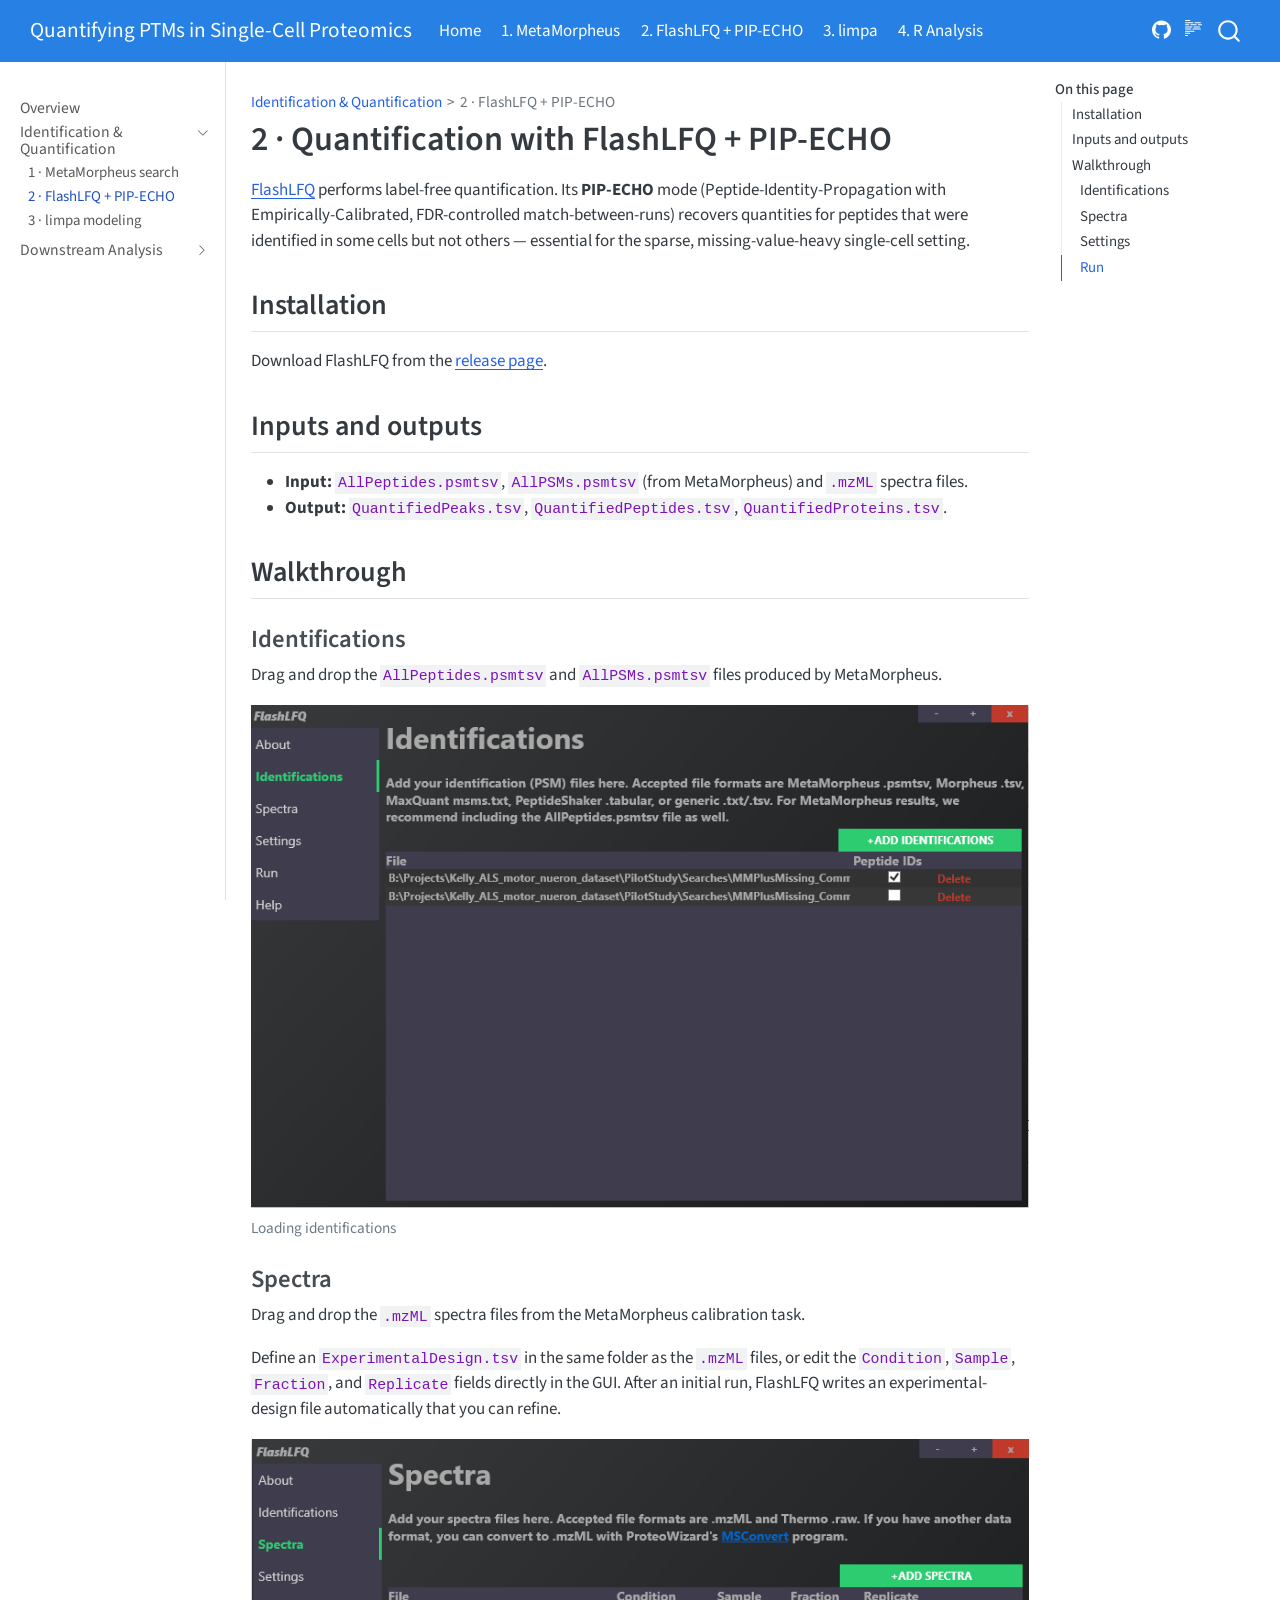
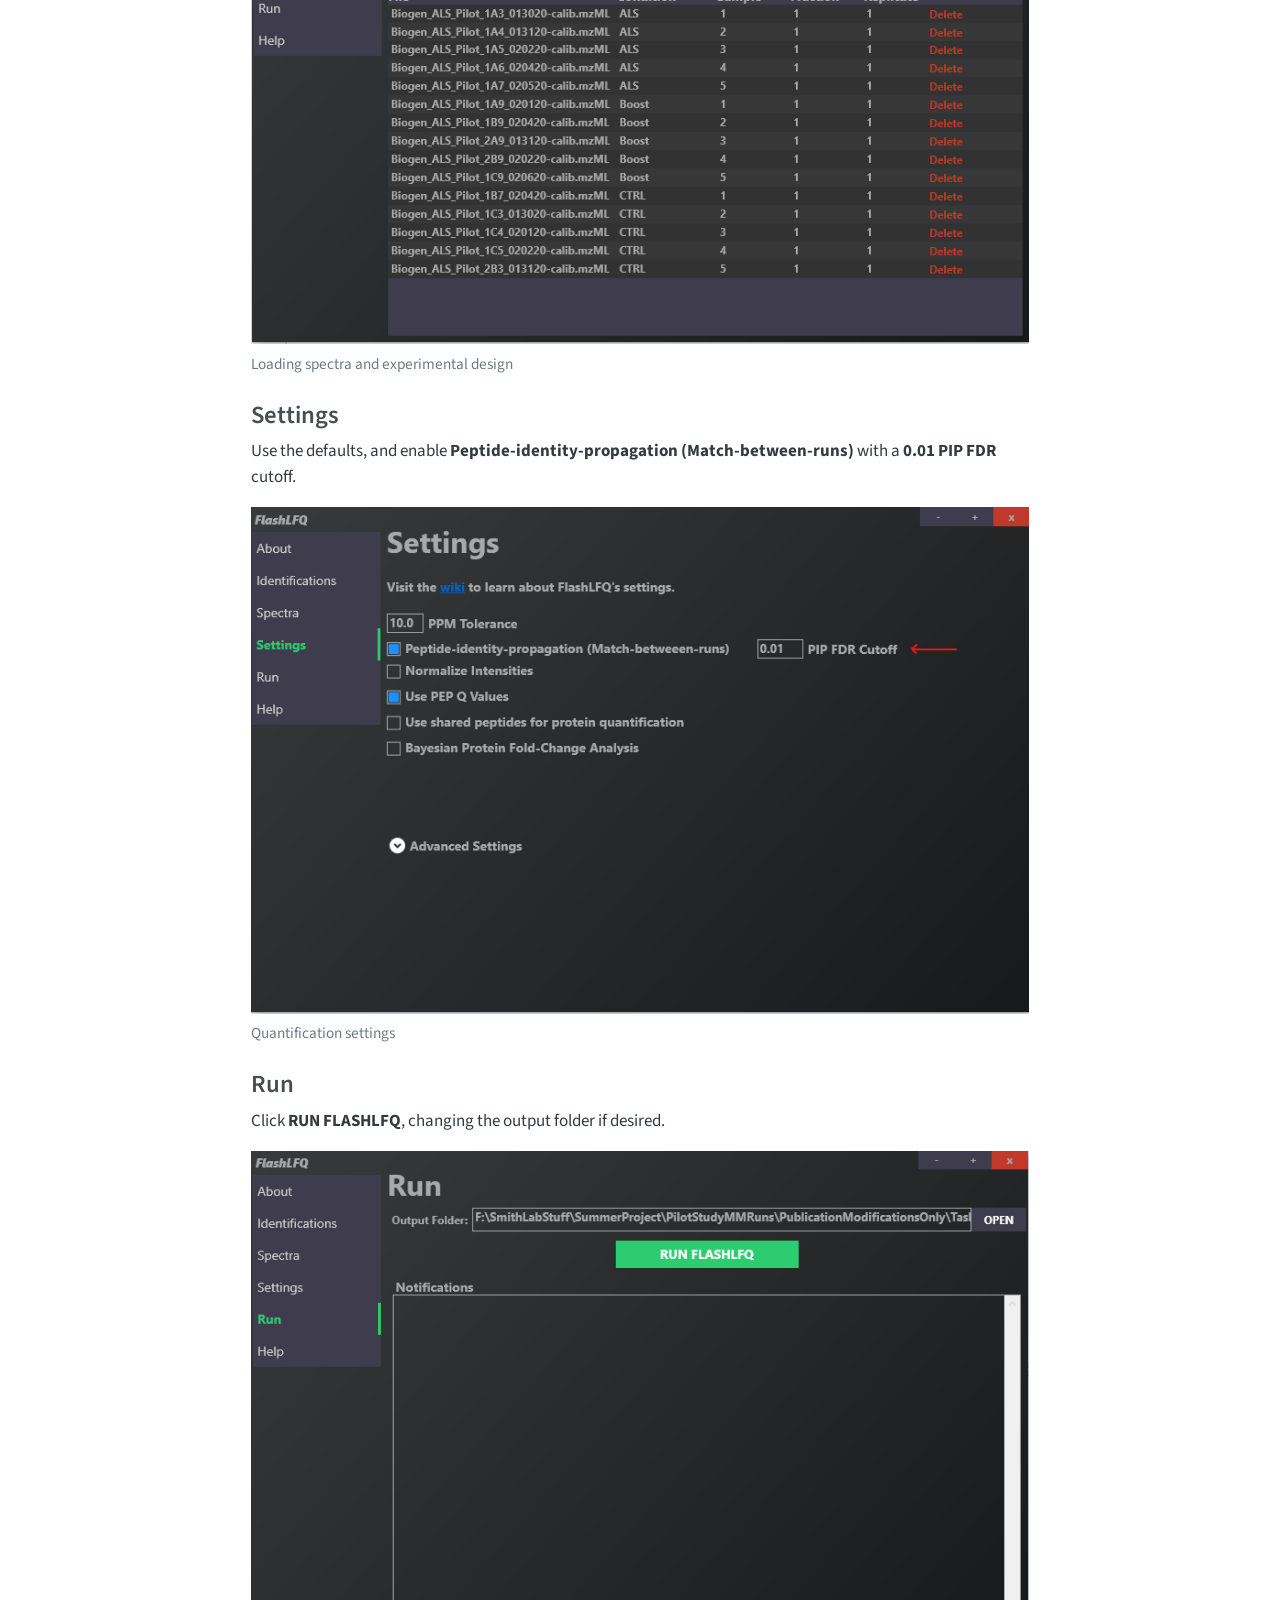
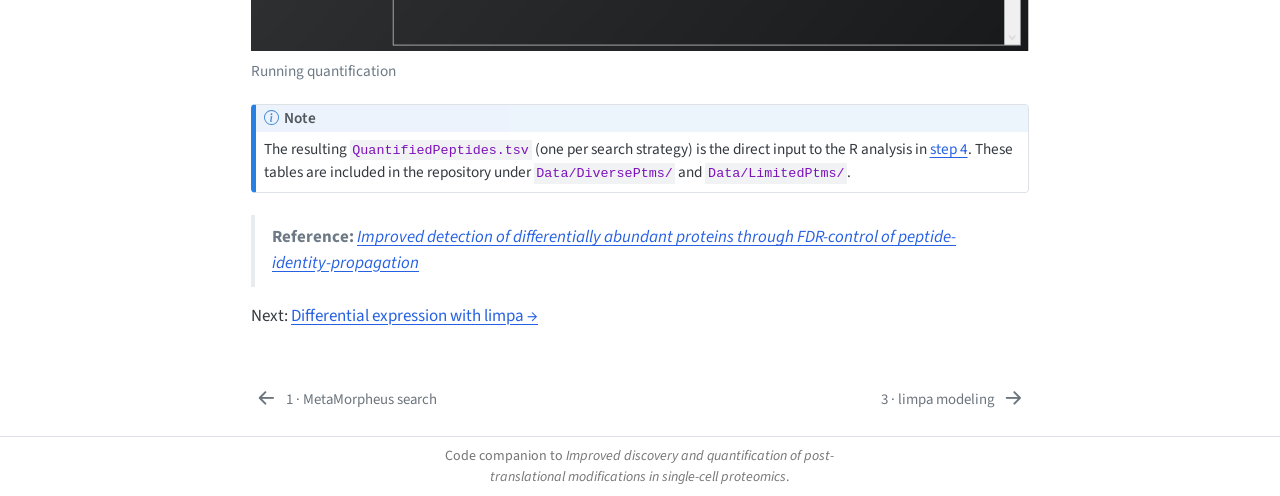
<file: 02-flashlfq.html>
<!DOCTYPE html>
<html xmlns="http://www.w3.org/1999/xhtml" lang="en" xml:lang="en"><head>

<meta charset="utf-8">
<meta name="generator" content="quarto-1.9.38">

<meta name="viewport" content="width=device-width, initial-scale=1.0, user-scalable=yes">


<title>2 · Quantification with FlashLFQ + PIP-ECHO – Quantifying PTMs in Single-Cell Proteomics</title>
<style>
/* Default styles provided by pandoc.
** See https://pandoc.org/MANUAL.html#variables-for-html for config info.
*/
code{white-space: pre-wrap;}
span.smallcaps{font-variant: small-caps;}
div.columns{display: flex; gap: min(4vw, 1.5em);}
div.column{flex: auto; overflow-x: auto;}
div.hanging-indent{margin-left: 1.5em; text-indent: -1.5em;}
ul.task-list{list-style: none;}
ul.task-list li input[type="checkbox"] {
  width: 0.8em;
  margin: 0 0.8em 0.2em -1em; /* quarto-specific, see https://github.com/quarto-dev/quarto-cli/issues/4556 */ 
  vertical-align: middle;
}
</style>


<script src="site_libs/quarto-nav/quarto-nav.js"></script>
<script src="site_libs/quarto-nav/headroom.min.js"></script>
<script src="site_libs/clipboard/clipboard.min.js"></script>
<script src="site_libs/quarto-search/autocomplete.umd.js"></script>
<script src="site_libs/quarto-search/fuse.min.js"></script>
<script src="site_libs/quarto-search/quarto-search.js"></script>
<meta name="quarto:offset" content="./">
<link href="./03-limpa.html" rel="next">
<link href="./01-metamorpheus.html" rel="prev">
<script src="site_libs/quarto-html/quarto.js" type="module"></script>
<script src="site_libs/quarto-html/tabsets/tabsets.js" type="module"></script>
<script src="site_libs/quarto-html/popper.min.js"></script>
<script src="site_libs/quarto-html/tippy.umd.min.js"></script>
<script src="site_libs/quarto-html/anchor.min.js"></script>
<link href="site_libs/quarto-html/tippy.css" rel="stylesheet">
<link href="site_libs/quarto-html/quarto-syntax-highlighting-15634bcf2e68342d4ad2dfa704d543f6.css" rel="stylesheet" id="quarto-text-highlighting-styles">
<script src="site_libs/bootstrap/bootstrap.min.js"></script>
<link href="site_libs/bootstrap/bootstrap-icons.css" rel="stylesheet">
<link href="site_libs/bootstrap/bootstrap-3a7504763734bcbb87baefa172561e52.min.css" rel="stylesheet" append-hash="true" id="quarto-bootstrap" data-mode="light">
<script id="quarto-search-options" type="application/json">{
  "location": "navbar",
  "copy-button": false,
  "collapse-after": 3,
  "panel-placement": "end",
  "type": "overlay",
  "limit": 50,
  "keyboard-shortcut": [
    "f",
    "/",
    "s"
  ],
  "show-item-context": false,
  "language": {
    "search-no-results-text": "No results",
    "search-matching-documents-text": "matching documents",
    "search-copy-link-title": "Copy link to search",
    "search-hide-matches-text": "Hide additional matches",
    "search-more-match-text": "more match in this document",
    "search-more-matches-text": "more matches in this document",
    "search-clear-button-title": "Clear",
    "search-text-placeholder": "",
    "search-detached-cancel-button-title": "Cancel",
    "search-submit-button-title": "Submit",
    "search-label": "Search"
  }
}</script>


</head>

<body class="nav-sidebar docked nav-fixed quarto-light">

<div id="quarto-search-results"></div>
  <header id="quarto-header" class="headroom fixed-top">
    <nav class="navbar navbar-expand-lg " data-bs-theme="dark">
      <div class="navbar-container container-fluid">
      <div class="navbar-brand-container mx-auto">
    <a class="navbar-brand" href="./index.html">
    <span class="navbar-title">Quantifying PTMs in Single-Cell Proteomics</span>
    </a>
  </div>
            <div id="quarto-search" class="" title="Search"></div>
          <button class="navbar-toggler" type="button" data-bs-toggle="collapse" data-bs-target="#navbarCollapse" aria-controls="navbarCollapse" role="menu" aria-expanded="false" aria-label="Toggle navigation" onclick="if (window.quartoToggleHeadroom) { window.quartoToggleHeadroom(); }">
  <span class="navbar-toggler-icon"></span>
</button>
          <div class="collapse navbar-collapse" id="navbarCollapse">
            <ul class="navbar-nav navbar-nav-scroll me-auto">
  <li class="nav-item">
    <a class="nav-link active" href="./index.html" aria-current="page"> 
<span class="menu-text">Home</span></a>
  </li>  
  <li class="nav-item">
    <a class="nav-link" href="./01-metamorpheus.html"> 
<span class="menu-text">1. MetaMorpheus</span></a>
  </li>  
  <li class="nav-item">
    <a class="nav-link" href="./02-flashlfq.html"> 
<span class="menu-text">2. FlashLFQ + PIP-ECHO</span></a>
  </li>  
  <li class="nav-item">
    <a class="nav-link" href="./03-limpa.html"> 
<span class="menu-text">3. limpa</span></a>
  </li>  
  <li class="nav-item">
    <a class="nav-link" href="./04-r-analysis.html"> 
<span class="menu-text">4. R Analysis</span></a>
  </li>  
</ul>
            <ul class="navbar-nav navbar-nav-scroll ms-auto">
  <li class="nav-item compact">
    <a class="nav-link" href="https://github.com/Alexander-Sol/Quantification_of_PTMs_2026"> <i class="bi bi-github" role="img" aria-label="GitHub repository">
</i> 
<span class="menu-text"></span></a>
  </li>  
</ul>
          </div> <!-- /navcollapse -->
            <div class="quarto-navbar-tools">
  <a href="" class="quarto-reader-toggle quarto-navigation-tool px-1" onclick="window.quartoToggleReader(); return false;" title="Toggle reader mode">
  <div class="quarto-reader-toggle-btn">
  <i class="bi"></i>
  </div>
</a>
</div>
      </div> <!-- /container-fluid -->
    </nav>
  <nav class="quarto-secondary-nav">
    <div class="container-fluid d-flex">
      <button type="button" class="quarto-btn-toggle btn" data-bs-toggle="collapse" role="button" data-bs-target=".quarto-sidebar-collapse-item" aria-controls="quarto-sidebar" aria-expanded="false" aria-label="Toggle sidebar navigation" onclick="if (window.quartoToggleHeadroom) { window.quartoToggleHeadroom(); }">
        <i class="bi bi-layout-text-sidebar-reverse"></i>
      </button>
        <nav class="quarto-page-breadcrumbs" aria-label="breadcrumb"><ol class="breadcrumb"><li class="breadcrumb-item"><a href="./01-metamorpheus.html">Identification &amp; Quantification</a></li><li class="breadcrumb-item"><a href="./02-flashlfq.html">2 · FlashLFQ + PIP-ECHO</a></li></ol></nav>
        <a class="flex-grow-1" role="navigation" data-bs-toggle="collapse" data-bs-target=".quarto-sidebar-collapse-item" aria-controls="quarto-sidebar" aria-expanded="false" aria-label="Toggle sidebar navigation" onclick="if (window.quartoToggleHeadroom) { window.quartoToggleHeadroom(); }">      
        </a>
    </div>
  </nav>
</header>
<!-- content -->
<div id="quarto-content" class="quarto-container page-columns page-rows-contents page-layout-article page-navbar">
<!-- sidebar -->
  <nav id="quarto-sidebar" class="sidebar collapse collapse-horizontal quarto-sidebar-collapse-item sidebar-navigation docked overflow-auto">
    <div class="sidebar-menu-container"> 
    <ul class="list-unstyled mt-1">
        <li class="sidebar-item">
  <div class="sidebar-item-container"> 
  <a href="./index.html" class="sidebar-item-text sidebar-link">
 <span class="menu-text">Overview</span></a>
  </div>
</li>
        <li class="sidebar-item sidebar-item-section">
      <div class="sidebar-item-container"> 
            <a class="sidebar-item-text sidebar-link text-start" data-bs-toggle="collapse" data-bs-target="#quarto-sidebar-section-1" role="navigation" aria-expanded="true">
 <span class="menu-text">Identification &amp; Quantification</span></a>
          <a class="sidebar-item-toggle text-start" data-bs-toggle="collapse" data-bs-target="#quarto-sidebar-section-1" role="navigation" aria-expanded="true" aria-label="Toggle section">
            <i class="bi bi-chevron-right ms-2"></i>
          </a> 
      </div>
      <ul id="quarto-sidebar-section-1" class="collapse list-unstyled sidebar-section depth1 show">  
          <li class="sidebar-item">
  <div class="sidebar-item-container"> 
  <a href="./01-metamorpheus.html" class="sidebar-item-text sidebar-link">
 <span class="menu-text">1 · MetaMorpheus search</span></a>
  </div>
</li>
          <li class="sidebar-item">
  <div class="sidebar-item-container"> 
  <a href="./02-flashlfq.html" class="sidebar-item-text sidebar-link active">
 <span class="menu-text">2 · FlashLFQ + PIP-ECHO</span></a>
  </div>
</li>
          <li class="sidebar-item">
  <div class="sidebar-item-container"> 
  <a href="./03-limpa.html" class="sidebar-item-text sidebar-link">
 <span class="menu-text">3 · limpa modeling</span></a>
  </div>
</li>
      </ul>
  </li>
        <li class="sidebar-item sidebar-item-section">
      <div class="sidebar-item-container"> 
            <a class="sidebar-item-text sidebar-link text-start collapsed" data-bs-toggle="collapse" data-bs-target="#quarto-sidebar-section-2" role="navigation" aria-expanded="false">
 <span class="menu-text">Downstream Analysis</span></a>
          <a class="sidebar-item-toggle text-start collapsed" data-bs-toggle="collapse" data-bs-target="#quarto-sidebar-section-2" role="navigation" aria-expanded="false" aria-label="Toggle section">
            <i class="bi bi-chevron-right ms-2"></i>
          </a> 
      </div>
      <ul id="quarto-sidebar-section-2" class="collapse list-unstyled sidebar-section depth1 ">  
          <li class="sidebar-item">
  <div class="sidebar-item-container"> 
  <a href="./04-r-analysis.html" class="sidebar-item-text sidebar-link">
 <span class="menu-text">4 · R analysis &amp; figures</span></a>
  </div>
</li>
      </ul>
  </li>
    </ul>
    </div>
</nav>
<div id="quarto-sidebar-glass" class="quarto-sidebar-collapse-item" data-bs-toggle="collapse" data-bs-target=".quarto-sidebar-collapse-item"></div>
<!-- margin-sidebar -->
    <div id="quarto-margin-sidebar" class="sidebar margin-sidebar">
        <nav id="TOC" role="doc-toc" class="toc-active">
    <h2 id="toc-title">On this page</h2>
   
  <ul>
  <li><a href="#installation" id="toc-installation" class="nav-link active" data-scroll-target="#installation">Installation</a></li>
  <li><a href="#inputs-and-outputs" id="toc-inputs-and-outputs" class="nav-link" data-scroll-target="#inputs-and-outputs">Inputs and outputs</a></li>
  <li><a href="#walkthrough" id="toc-walkthrough" class="nav-link" data-scroll-target="#walkthrough">Walkthrough</a>
  <ul class="collapse">
  <li><a href="#identifications" id="toc-identifications" class="nav-link" data-scroll-target="#identifications">Identifications</a></li>
  <li><a href="#spectra" id="toc-spectra" class="nav-link" data-scroll-target="#spectra">Spectra</a></li>
  <li><a href="#settings" id="toc-settings" class="nav-link" data-scroll-target="#settings">Settings</a></li>
  <li><a href="#run" id="toc-run" class="nav-link" data-scroll-target="#run">Run</a></li>
  </ul></li>
  </ul>
</nav>
    </div>
<!-- main -->
<main class="content" id="quarto-document-content">

<header id="title-block-header" class="quarto-title-block default"><nav class="quarto-page-breadcrumbs quarto-title-breadcrumbs d-none d-lg-block" aria-label="breadcrumb"><ol class="breadcrumb"><li class="breadcrumb-item"><a href="./01-metamorpheus.html">Identification &amp; Quantification</a></li><li class="breadcrumb-item"><a href="./02-flashlfq.html">2 · FlashLFQ + PIP-ECHO</a></li></ol></nav>
<div class="quarto-title">
<h1 class="title">2 · Quantification with FlashLFQ + PIP-ECHO</h1>
</div>



<div class="quarto-title-meta">

    
  
    
  </div>
  


</header>


<p><a href="https://github.com/smith-chem-wisc/FlashLFQ">FlashLFQ</a> performs label-free quantification. Its <strong>PIP-ECHO</strong> mode (Peptide-Identity-Propagation with Empirically-Calibrated, FDR-controlled match-between-runs) recovers quantities for peptides that were identified in some cells but not others — essential for the sparse, missing-value-heavy single-cell setting.</p>
<section id="installation" class="level2">
<h2 class="anchored" data-anchor-id="installation">Installation</h2>
<p>Download FlashLFQ from the <a href="https://github.com/smith-chem-wisc/FlashLFQ">release page</a>.</p>
</section>
<section id="inputs-and-outputs" class="level2">
<h2 class="anchored" data-anchor-id="inputs-and-outputs">Inputs and outputs</h2>
<ul>
<li><strong>Input:</strong> <code>AllPeptides.psmtsv</code>, <code>AllPSMs.psmtsv</code> (from MetaMorpheus) and <code>.mzML</code> spectra files.</li>
<li><strong>Output:</strong> <code>QuantifiedPeaks.tsv</code>, <code>QuantifiedPeptides.tsv</code>, <code>QuantifiedProteins.tsv</code>.</li>
</ul>
</section>
<section id="walkthrough" class="level2">
<h2 class="anchored" data-anchor-id="walkthrough">Walkthrough</h2>
<section id="identifications" class="level3">
<h3 class="anchored" data-anchor-id="identifications">Identifications</h3>
<p>Drag and drop the <code>AllPeptides.psmtsv</code> and <code>AllPSMs.psmtsv</code> files produced by MetaMorpheus.</p>
<div class="quarto-figure quarto-figure-center">
<figure class="figure">
<p><img src="assets/images/FL_Identifications.png" class="img-fluid figure-img"></p>
<figcaption>Loading identifications</figcaption>
</figure>
</div>
</section>
<section id="spectra" class="level3">
<h3 class="anchored" data-anchor-id="spectra">Spectra</h3>
<p>Drag and drop the <code>.mzML</code> spectra files from the MetaMorpheus calibration task.</p>
<p>Define an <code>ExperimentalDesign.tsv</code> in the same folder as the <code>.mzML</code> files, or edit the <code>Condition</code>, <code>Sample</code>, <code>Fraction</code>, and <code>Replicate</code> fields directly in the GUI. After an initial run, FlashLFQ writes an experimental-design file automatically that you can refine.</p>
<div class="quarto-figure quarto-figure-center">
<figure class="figure">
<p><img src="assets/images/FL_Spectra.png" class="img-fluid figure-img"></p>
<figcaption>Loading spectra and experimental design</figcaption>
</figure>
</div>
</section>
<section id="settings" class="level3">
<h3 class="anchored" data-anchor-id="settings">Settings</h3>
<p>Use the defaults, and enable <strong>Peptide-identity-propagation (Match-between-runs)</strong> with a <strong>0.01 PIP FDR</strong> cutoff.</p>
<div class="quarto-figure quarto-figure-center">
<figure class="figure">
<p><img src="assets/images/FL_Settings.png" class="img-fluid figure-img"></p>
<figcaption>Quantification settings</figcaption>
</figure>
</div>
</section>
<section id="run" class="level3">
<h3 class="anchored" data-anchor-id="run">Run</h3>
<p>Click <strong>RUN FLASHLFQ</strong>, changing the output folder if desired.</p>
<div class="quarto-figure quarto-figure-center">
<figure class="figure">
<p><img src="assets/images/FL_Run.png" class="img-fluid figure-img"></p>
<figcaption>Running quantification</figcaption>
</figure>
</div>
<div class="callout callout-style-default callout-note callout-titled">
<div class="callout-header d-flex align-content-center">
<div class="callout-icon-container">
<i class="callout-icon"></i>
</div>
<div class="callout-title-container flex-fill">
Note
</div>
</div>
<div class="callout-body-container callout-body">
<p>The resulting <code>QuantifiedPeptides.tsv</code> (one per search strategy) is the direct input to the R analysis in <a href="./04-r-analysis.html">step 4</a>. These tables are included in the repository under <code>Data/DiversePtms/</code> and <code>Data/LimitedPtms/</code>.</p>
</div>
</div>
<blockquote class="blockquote">
<p><strong>Reference:</strong> <a href="https://pubs.acs.org/doi/full/10.1021/acs.jproteome.5c00065"><em>Improved detection of differentially abundant proteins through FDR-control of peptide-identity-propagation</em></a></p>
</blockquote>
<p>Next: <a href="./03-limpa.html">Differential expression with limpa →</a></p>


</section>
</section>

</main> <!-- /main -->
<script id="quarto-html-after-body" type="application/javascript">
  window.document.addEventListener("DOMContentLoaded", function (event) {
    const icon = "";
    const anchorJS = new window.AnchorJS();
    anchorJS.options = {
      placement: 'right',
      icon: icon
    };
    anchorJS.add('.anchored');
    const isCodeAnnotation = (el) => {
      for (const clz of el.classList) {
        if (clz.startsWith('code-annotation-')) {                     
          return true;
        }
      }
      return false;
    }
    const onCopySuccess = function(e) {
      // button target
      const button = e.trigger;
      // don't keep focus
      button.blur();
      // flash "checked"
      button.classList.add('code-copy-button-checked');
      var currentTitle = button.getAttribute("title");
      button.setAttribute("title", "Copied!");
      let tooltip;
      if (window.bootstrap) {
        button.setAttribute("data-bs-toggle", "tooltip");
        button.setAttribute("data-bs-placement", "left");
        button.setAttribute("data-bs-title", "Copied!");
        tooltip = new bootstrap.Tooltip(button, 
          { trigger: "manual", 
            customClass: "code-copy-button-tooltip",
            offset: [0, -8]});
        tooltip.show();    
      }
      setTimeout(function() {
        if (tooltip) {
          tooltip.hide();
          button.removeAttribute("data-bs-title");
          button.removeAttribute("data-bs-toggle");
          button.removeAttribute("data-bs-placement");
        }
        button.setAttribute("title", currentTitle);
        button.classList.remove('code-copy-button-checked');
      }, 1000);
      // clear code selection
      e.clearSelection();
    }
    const getTextToCopy = function(trigger) {
      const outerScaffold = trigger.parentElement.cloneNode(true);
      const codeEl = outerScaffold.querySelector('code');
      for (const childEl of codeEl.children) {
        if (isCodeAnnotation(childEl)) {
          childEl.remove();
        }
      }
      return codeEl.innerText;
    }
    const clipboard = new window.ClipboardJS('.code-copy-button:not([data-in-quarto-modal])', {
      text: getTextToCopy
    });
    clipboard.on('success', onCopySuccess);
    if (window.document.getElementById('quarto-embedded-source-code-modal')) {
      const clipboardModal = new window.ClipboardJS('.code-copy-button[data-in-quarto-modal]', {
        text: getTextToCopy,
        container: window.document.getElementById('quarto-embedded-source-code-modal')
      });
      clipboardModal.on('success', onCopySuccess);
    }
      var localhostRegex = new RegExp(/^(?:http|https):\/\/localhost\:?[0-9]*\//);
      var mailtoRegex = new RegExp(/^mailto:/);
        var filterRegex = new RegExp("https:\/\/Alexander-Sol\.github\.io\/Quantification_of_PTMs_2026\/");
      var isInternal = (href) => {
          return filterRegex.test(href) || localhostRegex.test(href) || mailtoRegex.test(href);
      }
      // Inspect non-navigation links and adorn them if external
     var links = window.document.querySelectorAll('a[href]:not(.nav-link):not(.navbar-brand):not(.toc-action):not(.sidebar-link):not(.sidebar-item-toggle):not(.pagination-link):not(.no-external):not([aria-hidden]):not(.dropdown-item):not(.quarto-navigation-tool):not(.about-link)');
      for (var i=0; i<links.length; i++) {
        const link = links[i];
        if (!isInternal(link.href)) {
          // undo the damage that might have been done by quarto-nav.js in the case of
          // links that we want to consider external
          if (link.dataset.originalHref !== undefined) {
            link.href = link.dataset.originalHref;
          }
        }
      }
    function tippyHover(el, contentFn, onTriggerFn, onUntriggerFn) {
      const config = {
        allowHTML: true,
        maxWidth: 500,
        delay: 100,
        arrow: false,
        appendTo: function(el) {
            return el.parentElement;
        },
        interactive: true,
        interactiveBorder: 10,
        theme: 'quarto',
        placement: 'bottom-start',
      };
      if (contentFn) {
        config.content = contentFn;
      }
      if (onTriggerFn) {
        config.onTrigger = onTriggerFn;
      }
      if (onUntriggerFn) {
        config.onUntrigger = onUntriggerFn;
      }
      window.tippy(el, config); 
    }
    const noterefs = window.document.querySelectorAll('a[role="doc-noteref"]');
    for (var i=0; i<noterefs.length; i++) {
      const ref = noterefs[i];
      tippyHover(ref, function() {
        // use id or data attribute instead here
        let href = ref.getAttribute('data-footnote-href') || ref.getAttribute('href');
        try { href = new URL(href).hash; } catch {}
        const id = href.replace(/^#\/?/, "");
        const note = window.document.getElementById(id);
        if (note) {
          return note.innerHTML;
        } else {
          return "";
        }
      });
    }
    const xrefs = window.document.querySelectorAll('a.quarto-xref');
    const processXRef = (id, note) => {
      // Strip column container classes
      const stripColumnClz = (el) => {
        el.classList.remove("page-full", "page-columns");
        if (el.children) {
          for (const child of el.children) {
            stripColumnClz(child);
          }
        }
      }
      stripColumnClz(note)
      if (id === null || id.startsWith('sec-')) {
        // Special case sections, only their first couple elements
        const container = document.createElement("div");
        if (note.children && note.children.length > 2) {
          container.appendChild(note.children[0].cloneNode(true));
          for (let i = 1; i < note.children.length; i++) {
            const child = note.children[i];
            if (child.tagName === "P" && child.innerText === "") {
              continue;
            } else {
              container.appendChild(child.cloneNode(true));
              break;
            }
          }
          if (window.Quarto?.typesetMath) {
            window.Quarto.typesetMath(container);
          }
          return container.innerHTML
        } else {
          if (window.Quarto?.typesetMath) {
            window.Quarto.typesetMath(note);
          }
          return note.innerHTML;
        }
      } else {
        // Remove any anchor links if they are present
        const anchorLink = note.querySelector('a.anchorjs-link');
        if (anchorLink) {
          anchorLink.remove();
        }
        if (window.Quarto?.typesetMath) {
          window.Quarto.typesetMath(note);
        }
        if (note.classList.contains("callout")) {
          return note.outerHTML;
        } else {
          return note.innerHTML;
        }
      }
    }
    for (var i=0; i<xrefs.length; i++) {
      const xref = xrefs[i];
      tippyHover(xref, undefined, function(instance) {
        instance.disable();
        let url = xref.getAttribute('href');
        let hash = undefined; 
        if (url.startsWith('#')) {
          hash = url;
        } else {
          try { hash = new URL(url).hash; } catch {}
        }
        if (hash) {
          const id = hash.replace(/^#\/?/, "");
          const note = window.document.getElementById(id);
          if (note !== null) {
            try {
              const html = processXRef(id, note.cloneNode(true));
              instance.setContent(html);
            } finally {
              instance.enable();
              instance.show();
            }
          } else {
            // See if we can fetch this
            fetch(url.split('#')[0])
            .then(res => res.text())
            .then(html => {
              const parser = new DOMParser();
              const htmlDoc = parser.parseFromString(html, "text/html");
              const note = htmlDoc.getElementById(id);
              if (note !== null) {
                const html = processXRef(id, note);
                instance.setContent(html);
              } 
            }).finally(() => {
              instance.enable();
              instance.show();
            });
          }
        } else {
          // See if we can fetch a full url (with no hash to target)
          // This is a special case and we should probably do some content thinning / targeting
          fetch(url)
          .then(res => res.text())
          .then(html => {
            const parser = new DOMParser();
            const htmlDoc = parser.parseFromString(html, "text/html");
            const note = htmlDoc.querySelector('main.content');
            if (note !== null) {
              // This should only happen for chapter cross references
              // (since there is no id in the URL)
              // remove the first header
              if (note.children.length > 0 && note.children[0].tagName === "HEADER") {
                note.children[0].remove();
              }
              const html = processXRef(null, note);
              instance.setContent(html);
            } 
          }).finally(() => {
            instance.enable();
            instance.show();
          });
        }
      }, function(instance) {
      });
    }
        let selectedAnnoteEl;
        const selectorForAnnotation = ( cell, annotation) => {
          let cellAttr = 'data-code-cell="' + cell + '"';
          let lineAttr = 'data-code-annotation="' +  annotation + '"';
          const selector = 'span[' + cellAttr + '][' + lineAttr + ']';
          return selector;
        }
        const selectCodeLines = (annoteEl) => {
          const doc = window.document;
          const targetCell = annoteEl.getAttribute("data-target-cell");
          const targetAnnotation = annoteEl.getAttribute("data-target-annotation");
          const annoteSpan = window.document.querySelector(selectorForAnnotation(targetCell, targetAnnotation));
          const lines = annoteSpan.getAttribute("data-code-lines").split(",");
          const lineIds = lines.map((line) => {
            return targetCell + "-" + line;
          })
          let top = null;
          let height = null;
          let parent = null;
          if (lineIds.length > 0) {
              //compute the position of the single el (top and bottom and make a div)
              const el = window.document.getElementById(lineIds[0]);
              top = el.offsetTop;
              height = el.offsetHeight;
              parent = el.parentElement.parentElement;
            if (lineIds.length > 1) {
              const lastEl = window.document.getElementById(lineIds[lineIds.length - 1]);
              const bottom = lastEl.offsetTop + lastEl.offsetHeight;
              height = bottom - top;
            }
            if (top !== null && height !== null && parent !== null) {
              // cook up a div (if necessary) and position it 
              let div = window.document.getElementById("code-annotation-line-highlight");
              if (div === null) {
                div = window.document.createElement("div");
                div.setAttribute("id", "code-annotation-line-highlight");
                div.style.position = 'absolute';
                parent.appendChild(div);
              }
              div.style.top = top - 2 + "px";
              div.style.height = height + 4 + "px";
              div.style.left = 0;
              let gutterDiv = window.document.getElementById("code-annotation-line-highlight-gutter");
              if (gutterDiv === null) {
                gutterDiv = window.document.createElement("div");
                gutterDiv.setAttribute("id", "code-annotation-line-highlight-gutter");
                gutterDiv.style.position = 'absolute';
                const codeCell = window.document.getElementById(targetCell);
                const gutter = codeCell.querySelector('.code-annotation-gutter');
                gutter.appendChild(gutterDiv);
              }
              gutterDiv.style.top = top - 2 + "px";
              gutterDiv.style.height = height + 4 + "px";
            }
            selectedAnnoteEl = annoteEl;
          }
        };
        const unselectCodeLines = () => {
          const elementsIds = ["code-annotation-line-highlight", "code-annotation-line-highlight-gutter"];
          elementsIds.forEach((elId) => {
            const div = window.document.getElementById(elId);
            if (div) {
              div.remove();
            }
          });
          selectedAnnoteEl = undefined;
        };
          // Handle positioning of the toggle
      window.addEventListener(
        "resize",
        throttle(() => {
          elRect = undefined;
          if (selectedAnnoteEl) {
            selectCodeLines(selectedAnnoteEl);
          }
        }, 10)
      );
      function throttle(fn, ms) {
      let throttle = false;
      let timer;
        return (...args) => {
          if(!throttle) { // first call gets through
              fn.apply(this, args);
              throttle = true;
          } else { // all the others get throttled
              if(timer) clearTimeout(timer); // cancel #2
              timer = setTimeout(() => {
                fn.apply(this, args);
                timer = throttle = false;
              }, ms);
          }
        };
      }
        // Attach click handler to the DT
        const annoteDls = window.document.querySelectorAll('dt[data-target-cell]');
        for (const annoteDlNode of annoteDls) {
          annoteDlNode.addEventListener('click', (event) => {
            const clickedEl = event.target;
            if (clickedEl !== selectedAnnoteEl) {
              unselectCodeLines();
              const activeEl = window.document.querySelector('dt[data-target-cell].code-annotation-active');
              if (activeEl) {
                activeEl.classList.remove('code-annotation-active');
              }
              selectCodeLines(clickedEl);
              clickedEl.classList.add('code-annotation-active');
            } else {
              // Unselect the line
              unselectCodeLines();
              clickedEl.classList.remove('code-annotation-active');
            }
          });
        }
    const findCites = (el) => {
      const parentEl = el.parentElement;
      if (parentEl) {
        const cites = parentEl.dataset.cites;
        if (cites) {
          return {
            el,
            cites: cites.split(' ')
          };
        } else {
          return findCites(el.parentElement)
        }
      } else {
        return undefined;
      }
    };
    var bibliorefs = window.document.querySelectorAll('a[role="doc-biblioref"]');
    for (var i=0; i<bibliorefs.length; i++) {
      const ref = bibliorefs[i];
      const citeInfo = findCites(ref);
      if (citeInfo) {
        tippyHover(citeInfo.el, function() {
          var popup = window.document.createElement('div');
          citeInfo.cites.forEach(function(cite) {
            var citeDiv = window.document.createElement('div');
            citeDiv.classList.add('hanging-indent');
            citeDiv.classList.add('csl-entry');
            var biblioDiv = window.document.getElementById('ref-' + cite);
            if (biblioDiv) {
              citeDiv.innerHTML = biblioDiv.innerHTML;
            }
            popup.appendChild(citeDiv);
          });
          return popup.innerHTML;
        });
      }
    }
  });
  </script>
<nav class="page-navigation">
  <div class="nav-page nav-page-previous">
      <a href="./01-metamorpheus.html" class="pagination-link" aria-label="1 · MetaMorpheus search">
        <i class="bi bi-arrow-left-short"></i> <span class="nav-page-text">1 · MetaMorpheus search</span>
      </a>          
  </div>
  <div class="nav-page nav-page-next">
      <a href="./03-limpa.html" class="pagination-link" aria-label="3 · limpa modeling">
        <span class="nav-page-text">3 · limpa modeling</span> <i class="bi bi-arrow-right-short"></i>
      </a>
  </div>
</nav>
</div> <!-- /content -->
<footer class="footer">
  <div class="nav-footer">
    <div class="nav-footer-left">
      &nbsp;
    </div>   
    <div class="nav-footer-center">
<p>Code companion to <em>Improved discovery and quantification of post-translational modifications in single-cell proteomics</em>.</p>
</div>
    <div class="nav-footer-right">
      &nbsp;
    </div>
  </div>
</footer>




</body></html>
</file>
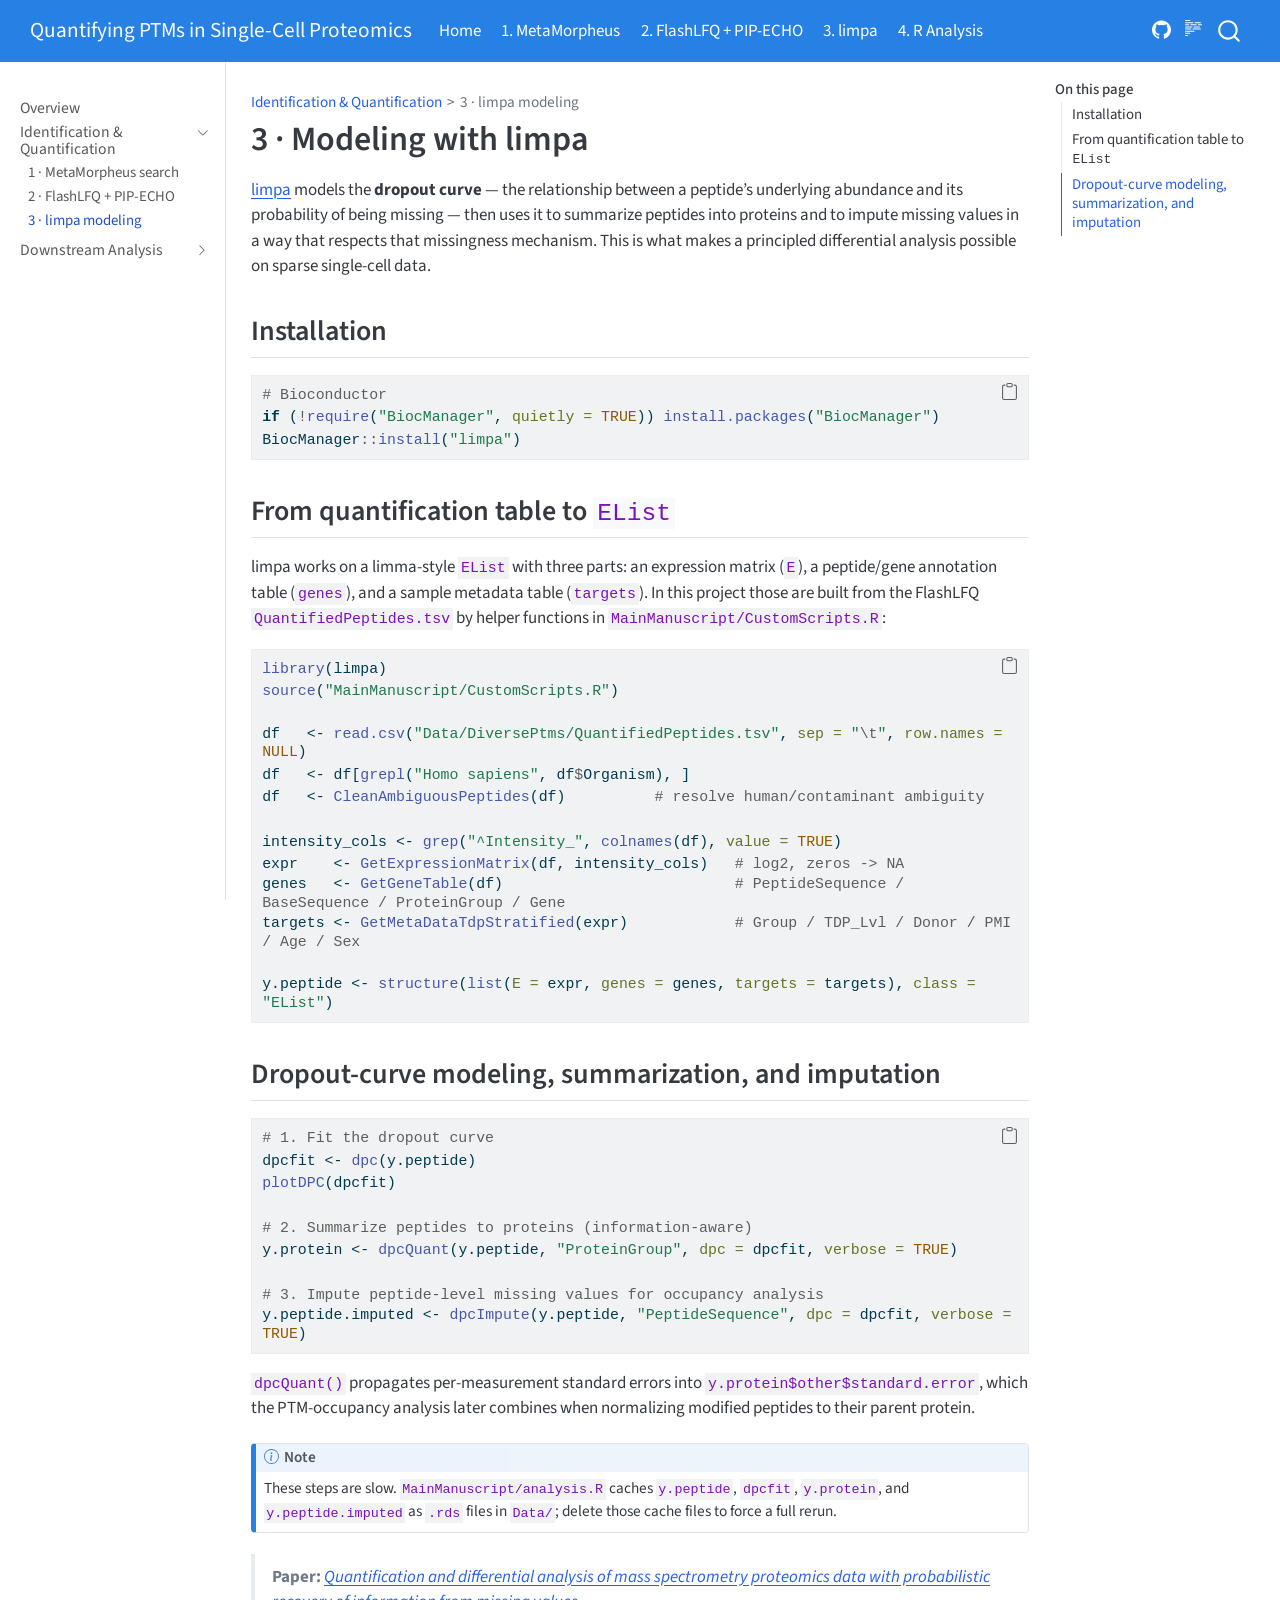
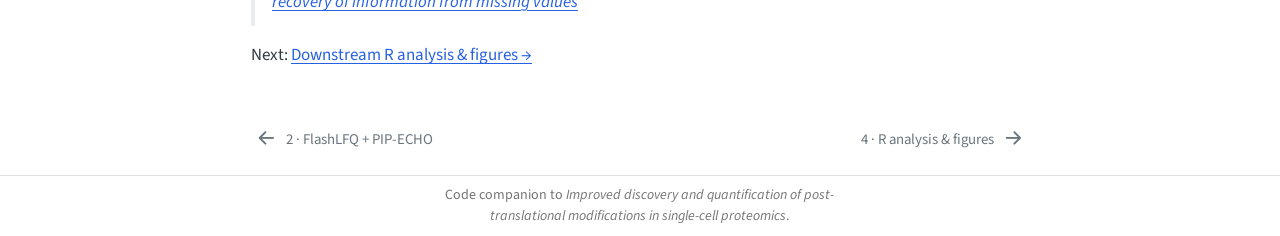
<file: 03-limpa.html>
<!DOCTYPE html>
<html xmlns="http://www.w3.org/1999/xhtml" lang="en" xml:lang="en"><head>

<meta charset="utf-8">
<meta name="generator" content="quarto-1.9.38">

<meta name="viewport" content="width=device-width, initial-scale=1.0, user-scalable=yes">


<title>3 · Modeling with limpa – Quantifying PTMs in Single-Cell Proteomics</title>
<style>
/* Default styles provided by pandoc.
** See https://pandoc.org/MANUAL.html#variables-for-html for config info.
*/
code{white-space: pre-wrap;}
span.smallcaps{font-variant: small-caps;}
div.columns{display: flex; gap: min(4vw, 1.5em);}
div.column{flex: auto; overflow-x: auto;}
div.hanging-indent{margin-left: 1.5em; text-indent: -1.5em;}
ul.task-list{list-style: none;}
ul.task-list li input[type="checkbox"] {
  width: 0.8em;
  margin: 0 0.8em 0.2em -1em; /* quarto-specific, see https://github.com/quarto-dev/quarto-cli/issues/4556 */ 
  vertical-align: middle;
}
/* CSS for syntax highlighting */
html { -webkit-text-size-adjust: 100%; }
pre > code.sourceCode { white-space: pre; position: relative; }
pre > code.sourceCode > span { display: inline-block; line-height: 1.25; }
pre > code.sourceCode > span:empty { height: 1.2em; }
.sourceCode { overflow: visible; }
code.sourceCode > span { color: inherit; text-decoration: inherit; }
div.sourceCode { margin: 1em 0; }
pre.sourceCode { margin: 0; }
@media screen {
div.sourceCode { overflow: auto; }
}
@media print {
pre > code.sourceCode { white-space: pre-wrap; }
pre > code.sourceCode > span { text-indent: -5em; padding-left: 5em; }
}
pre.numberSource code
  { counter-reset: source-line 0; }
pre.numberSource code > span
  { position: relative; left: -4em; counter-increment: source-line; }
pre.numberSource code > span > a:first-child::before
  { content: counter(source-line);
    position: relative; left: -1em; text-align: right; vertical-align: baseline;
    border: none; display: inline-block;
    -webkit-touch-callout: none; -webkit-user-select: none;
    -khtml-user-select: none; -moz-user-select: none;
    -ms-user-select: none; user-select: none;
    padding: 0 4px; width: 4em;
  }
pre.numberSource { margin-left: 3em;  padding-left: 4px; }
div.sourceCode
  {   }
@media screen {
pre > code.sourceCode > span > a:first-child::before { text-decoration: underline; }
}
</style>


<script src="site_libs/quarto-nav/quarto-nav.js"></script>
<script src="site_libs/quarto-nav/headroom.min.js"></script>
<script src="site_libs/clipboard/clipboard.min.js"></script>
<script src="site_libs/quarto-search/autocomplete.umd.js"></script>
<script src="site_libs/quarto-search/fuse.min.js"></script>
<script src="site_libs/quarto-search/quarto-search.js"></script>
<meta name="quarto:offset" content="./">
<link href="./04-r-analysis.html" rel="next">
<link href="./02-flashlfq.html" rel="prev">
<script src="site_libs/quarto-html/quarto.js" type="module"></script>
<script src="site_libs/quarto-html/tabsets/tabsets.js" type="module"></script>
<script src="site_libs/quarto-html/popper.min.js"></script>
<script src="site_libs/quarto-html/tippy.umd.min.js"></script>
<script src="site_libs/quarto-html/anchor.min.js"></script>
<link href="site_libs/quarto-html/tippy.css" rel="stylesheet">
<link href="site_libs/quarto-html/quarto-syntax-highlighting-15634bcf2e68342d4ad2dfa704d543f6.css" rel="stylesheet" id="quarto-text-highlighting-styles">
<script src="site_libs/bootstrap/bootstrap.min.js"></script>
<link href="site_libs/bootstrap/bootstrap-icons.css" rel="stylesheet">
<link href="site_libs/bootstrap/bootstrap-3a7504763734bcbb87baefa172561e52.min.css" rel="stylesheet" append-hash="true" id="quarto-bootstrap" data-mode="light">
<script id="quarto-search-options" type="application/json">{
  "location": "navbar",
  "copy-button": false,
  "collapse-after": 3,
  "panel-placement": "end",
  "type": "overlay",
  "limit": 50,
  "keyboard-shortcut": [
    "f",
    "/",
    "s"
  ],
  "show-item-context": false,
  "language": {
    "search-no-results-text": "No results",
    "search-matching-documents-text": "matching documents",
    "search-copy-link-title": "Copy link to search",
    "search-hide-matches-text": "Hide additional matches",
    "search-more-match-text": "more match in this document",
    "search-more-matches-text": "more matches in this document",
    "search-clear-button-title": "Clear",
    "search-text-placeholder": "",
    "search-detached-cancel-button-title": "Cancel",
    "search-submit-button-title": "Submit",
    "search-label": "Search"
  }
}</script>


</head>

<body class="nav-sidebar docked nav-fixed quarto-light">

<div id="quarto-search-results"></div>
  <header id="quarto-header" class="headroom fixed-top">
    <nav class="navbar navbar-expand-lg " data-bs-theme="dark">
      <div class="navbar-container container-fluid">
      <div class="navbar-brand-container mx-auto">
    <a class="navbar-brand" href="./index.html">
    <span class="navbar-title">Quantifying PTMs in Single-Cell Proteomics</span>
    </a>
  </div>
            <div id="quarto-search" class="" title="Search"></div>
          <button class="navbar-toggler" type="button" data-bs-toggle="collapse" data-bs-target="#navbarCollapse" aria-controls="navbarCollapse" role="menu" aria-expanded="false" aria-label="Toggle navigation" onclick="if (window.quartoToggleHeadroom) { window.quartoToggleHeadroom(); }">
  <span class="navbar-toggler-icon"></span>
</button>
          <div class="collapse navbar-collapse" id="navbarCollapse">
            <ul class="navbar-nav navbar-nav-scroll me-auto">
  <li class="nav-item">
    <a class="nav-link active" href="./index.html" aria-current="page"> 
<span class="menu-text">Home</span></a>
  </li>  
  <li class="nav-item">
    <a class="nav-link" href="./01-metamorpheus.html"> 
<span class="menu-text">1. MetaMorpheus</span></a>
  </li>  
  <li class="nav-item">
    <a class="nav-link" href="./02-flashlfq.html"> 
<span class="menu-text">2. FlashLFQ + PIP-ECHO</span></a>
  </li>  
  <li class="nav-item">
    <a class="nav-link" href="./03-limpa.html"> 
<span class="menu-text">3. limpa</span></a>
  </li>  
  <li class="nav-item">
    <a class="nav-link" href="./04-r-analysis.html"> 
<span class="menu-text">4. R Analysis</span></a>
  </li>  
</ul>
            <ul class="navbar-nav navbar-nav-scroll ms-auto">
  <li class="nav-item compact">
    <a class="nav-link" href="https://github.com/Alexander-Sol/Quantification_of_PTMs_2026"> <i class="bi bi-github" role="img" aria-label="GitHub repository">
</i> 
<span class="menu-text"></span></a>
  </li>  
</ul>
          </div> <!-- /navcollapse -->
            <div class="quarto-navbar-tools">
  <a href="" class="quarto-reader-toggle quarto-navigation-tool px-1" onclick="window.quartoToggleReader(); return false;" title="Toggle reader mode">
  <div class="quarto-reader-toggle-btn">
  <i class="bi"></i>
  </div>
</a>
</div>
      </div> <!-- /container-fluid -->
    </nav>
  <nav class="quarto-secondary-nav">
    <div class="container-fluid d-flex">
      <button type="button" class="quarto-btn-toggle btn" data-bs-toggle="collapse" role="button" data-bs-target=".quarto-sidebar-collapse-item" aria-controls="quarto-sidebar" aria-expanded="false" aria-label="Toggle sidebar navigation" onclick="if (window.quartoToggleHeadroom) { window.quartoToggleHeadroom(); }">
        <i class="bi bi-layout-text-sidebar-reverse"></i>
      </button>
        <nav class="quarto-page-breadcrumbs" aria-label="breadcrumb"><ol class="breadcrumb"><li class="breadcrumb-item"><a href="./01-metamorpheus.html">Identification &amp; Quantification</a></li><li class="breadcrumb-item"><a href="./03-limpa.html">3 · limpa modeling</a></li></ol></nav>
        <a class="flex-grow-1" role="navigation" data-bs-toggle="collapse" data-bs-target=".quarto-sidebar-collapse-item" aria-controls="quarto-sidebar" aria-expanded="false" aria-label="Toggle sidebar navigation" onclick="if (window.quartoToggleHeadroom) { window.quartoToggleHeadroom(); }">      
        </a>
    </div>
  </nav>
</header>
<!-- content -->
<div id="quarto-content" class="quarto-container page-columns page-rows-contents page-layout-article page-navbar">
<!-- sidebar -->
  <nav id="quarto-sidebar" class="sidebar collapse collapse-horizontal quarto-sidebar-collapse-item sidebar-navigation docked overflow-auto">
    <div class="sidebar-menu-container"> 
    <ul class="list-unstyled mt-1">
        <li class="sidebar-item">
  <div class="sidebar-item-container"> 
  <a href="./index.html" class="sidebar-item-text sidebar-link">
 <span class="menu-text">Overview</span></a>
  </div>
</li>
        <li class="sidebar-item sidebar-item-section">
      <div class="sidebar-item-container"> 
            <a class="sidebar-item-text sidebar-link text-start" data-bs-toggle="collapse" data-bs-target="#quarto-sidebar-section-1" role="navigation" aria-expanded="true">
 <span class="menu-text">Identification &amp; Quantification</span></a>
          <a class="sidebar-item-toggle text-start" data-bs-toggle="collapse" data-bs-target="#quarto-sidebar-section-1" role="navigation" aria-expanded="true" aria-label="Toggle section">
            <i class="bi bi-chevron-right ms-2"></i>
          </a> 
      </div>
      <ul id="quarto-sidebar-section-1" class="collapse list-unstyled sidebar-section depth1 show">  
          <li class="sidebar-item">
  <div class="sidebar-item-container"> 
  <a href="./01-metamorpheus.html" class="sidebar-item-text sidebar-link">
 <span class="menu-text">1 · MetaMorpheus search</span></a>
  </div>
</li>
          <li class="sidebar-item">
  <div class="sidebar-item-container"> 
  <a href="./02-flashlfq.html" class="sidebar-item-text sidebar-link">
 <span class="menu-text">2 · FlashLFQ + PIP-ECHO</span></a>
  </div>
</li>
          <li class="sidebar-item">
  <div class="sidebar-item-container"> 
  <a href="./03-limpa.html" class="sidebar-item-text sidebar-link active">
 <span class="menu-text">3 · limpa modeling</span></a>
  </div>
</li>
      </ul>
  </li>
        <li class="sidebar-item sidebar-item-section">
      <div class="sidebar-item-container"> 
            <a class="sidebar-item-text sidebar-link text-start collapsed" data-bs-toggle="collapse" data-bs-target="#quarto-sidebar-section-2" role="navigation" aria-expanded="false">
 <span class="menu-text">Downstream Analysis</span></a>
          <a class="sidebar-item-toggle text-start collapsed" data-bs-toggle="collapse" data-bs-target="#quarto-sidebar-section-2" role="navigation" aria-expanded="false" aria-label="Toggle section">
            <i class="bi bi-chevron-right ms-2"></i>
          </a> 
      </div>
      <ul id="quarto-sidebar-section-2" class="collapse list-unstyled sidebar-section depth1 ">  
          <li class="sidebar-item">
  <div class="sidebar-item-container"> 
  <a href="./04-r-analysis.html" class="sidebar-item-text sidebar-link">
 <span class="menu-text">4 · R analysis &amp; figures</span></a>
  </div>
</li>
      </ul>
  </li>
    </ul>
    </div>
</nav>
<div id="quarto-sidebar-glass" class="quarto-sidebar-collapse-item" data-bs-toggle="collapse" data-bs-target=".quarto-sidebar-collapse-item"></div>
<!-- margin-sidebar -->
    <div id="quarto-margin-sidebar" class="sidebar margin-sidebar">
        <nav id="TOC" role="doc-toc" class="toc-active">
    <h2 id="toc-title">On this page</h2>
   
  <ul>
  <li><a href="#installation" id="toc-installation" class="nav-link active" data-scroll-target="#installation">Installation</a></li>
  <li><a href="#from-quantification-table-to-elist" id="toc-from-quantification-table-to-elist" class="nav-link" data-scroll-target="#from-quantification-table-to-elist">From quantification table to <code>EList</code></a></li>
  <li><a href="#dropout-curve-modeling-summarization-and-imputation" id="toc-dropout-curve-modeling-summarization-and-imputation" class="nav-link" data-scroll-target="#dropout-curve-modeling-summarization-and-imputation">Dropout-curve modeling, summarization, and imputation</a></li>
  </ul>
</nav>
    </div>
<!-- main -->
<main class="content" id="quarto-document-content">

<header id="title-block-header" class="quarto-title-block default"><nav class="quarto-page-breadcrumbs quarto-title-breadcrumbs d-none d-lg-block" aria-label="breadcrumb"><ol class="breadcrumb"><li class="breadcrumb-item"><a href="./01-metamorpheus.html">Identification &amp; Quantification</a></li><li class="breadcrumb-item"><a href="./03-limpa.html">3 · limpa modeling</a></li></ol></nav>
<div class="quarto-title">
<h1 class="title">3 · Modeling with limpa</h1>
</div>



<div class="quarto-title-meta">

    
  
    
  </div>
  


</header>


<p><a href="https://www.bioconductor.org/packages/release/bioc/html/limpa.html">limpa</a> models the <strong>dropout curve</strong> — the relationship between a peptide’s underlying abundance and its probability of being missing — then uses it to summarize peptides into proteins and to impute missing values in a way that respects that missingness mechanism. This is what makes a principled differential analysis possible on sparse single-cell data.</p>
<section id="installation" class="level2">
<h2 class="anchored" data-anchor-id="installation">Installation</h2>
<div class="code-copy-outer-scaffold"><div class="sourceCode" id="cb1"><pre class="sourceCode r code-with-copy"><code class="sourceCode r"><span id="cb1-1"><a href="#cb1-1" aria-hidden="true" tabindex="-1"></a><span class="co"># Bioconductor</span></span>
<span id="cb1-2"><a href="#cb1-2" aria-hidden="true" tabindex="-1"></a><span class="cf">if</span> (<span class="sc">!</span><span class="fu">require</span>(<span class="st">"BiocManager"</span>, <span class="at">quietly =</span> <span class="cn">TRUE</span>)) <span class="fu">install.packages</span>(<span class="st">"BiocManager"</span>)</span>
<span id="cb1-3"><a href="#cb1-3" aria-hidden="true" tabindex="-1"></a>BiocManager<span class="sc">::</span><span class="fu">install</span>(<span class="st">"limpa"</span>)</span></code></pre></div><button title="Copy to Clipboard" class="code-copy-button"><i class="bi"></i></button></div>
</section>
<section id="from-quantification-table-to-elist" class="level2">
<h2 class="anchored" data-anchor-id="from-quantification-table-to-elist">From quantification table to <code>EList</code></h2>
<p>limpa works on a limma-style <code>EList</code> with three parts: an expression matrix (<code>E</code>), a peptide/gene annotation table (<code>genes</code>), and a sample metadata table (<code>targets</code>). In this project those are built from the FlashLFQ <code>QuantifiedPeptides.tsv</code> by helper functions in <code>MainManuscript/CustomScripts.R</code>:</p>
<div class="code-copy-outer-scaffold"><div class="sourceCode" id="cb2"><pre class="sourceCode r code-with-copy"><code class="sourceCode r"><span id="cb2-1"><a href="#cb2-1" aria-hidden="true" tabindex="-1"></a><span class="fu">library</span>(limpa)</span>
<span id="cb2-2"><a href="#cb2-2" aria-hidden="true" tabindex="-1"></a><span class="fu">source</span>(<span class="st">"MainManuscript/CustomScripts.R"</span>)</span>
<span id="cb2-3"><a href="#cb2-3" aria-hidden="true" tabindex="-1"></a></span>
<span id="cb2-4"><a href="#cb2-4" aria-hidden="true" tabindex="-1"></a>df   <span class="ot">&lt;-</span> <span class="fu">read.csv</span>(<span class="st">"Data/DiversePtms/QuantifiedPeptides.tsv"</span>, <span class="at">sep =</span> <span class="st">"</span><span class="sc">\t</span><span class="st">"</span>, <span class="at">row.names =</span> <span class="cn">NULL</span>)</span>
<span id="cb2-5"><a href="#cb2-5" aria-hidden="true" tabindex="-1"></a>df   <span class="ot">&lt;-</span> df[<span class="fu">grepl</span>(<span class="st">"Homo sapiens"</span>, df<span class="sc">$</span>Organism), ]</span>
<span id="cb2-6"><a href="#cb2-6" aria-hidden="true" tabindex="-1"></a>df   <span class="ot">&lt;-</span> <span class="fu">CleanAmbiguousPeptides</span>(df)          <span class="co"># resolve human/contaminant ambiguity</span></span>
<span id="cb2-7"><a href="#cb2-7" aria-hidden="true" tabindex="-1"></a></span>
<span id="cb2-8"><a href="#cb2-8" aria-hidden="true" tabindex="-1"></a>intensity_cols <span class="ot">&lt;-</span> <span class="fu">grep</span>(<span class="st">"^Intensity_"</span>, <span class="fu">colnames</span>(df), <span class="at">value =</span> <span class="cn">TRUE</span>)</span>
<span id="cb2-9"><a href="#cb2-9" aria-hidden="true" tabindex="-1"></a>expr    <span class="ot">&lt;-</span> <span class="fu">GetExpressionMatrix</span>(df, intensity_cols)   <span class="co"># log2, zeros -&gt; NA</span></span>
<span id="cb2-10"><a href="#cb2-10" aria-hidden="true" tabindex="-1"></a>genes   <span class="ot">&lt;-</span> <span class="fu">GetGeneTable</span>(df)                          <span class="co"># PeptideSequence / BaseSequence / ProteinGroup / Gene</span></span>
<span id="cb2-11"><a href="#cb2-11" aria-hidden="true" tabindex="-1"></a>targets <span class="ot">&lt;-</span> <span class="fu">GetMetaDataTdpStratified</span>(expr)            <span class="co"># Group / TDP_Lvl / Donor / PMI / Age / Sex</span></span>
<span id="cb2-12"><a href="#cb2-12" aria-hidden="true" tabindex="-1"></a></span>
<span id="cb2-13"><a href="#cb2-13" aria-hidden="true" tabindex="-1"></a>y.peptide <span class="ot">&lt;-</span> <span class="fu">structure</span>(<span class="fu">list</span>(<span class="at">E =</span> expr, <span class="at">genes =</span> genes, <span class="at">targets =</span> targets), <span class="at">class =</span> <span class="st">"EList"</span>)</span></code></pre></div><button title="Copy to Clipboard" class="code-copy-button"><i class="bi"></i></button></div>
</section>
<section id="dropout-curve-modeling-summarization-and-imputation" class="level2">
<h2 class="anchored" data-anchor-id="dropout-curve-modeling-summarization-and-imputation">Dropout-curve modeling, summarization, and imputation</h2>
<div class="code-copy-outer-scaffold"><div class="sourceCode" id="cb3"><pre class="sourceCode r code-with-copy"><code class="sourceCode r"><span id="cb3-1"><a href="#cb3-1" aria-hidden="true" tabindex="-1"></a><span class="co"># 1. Fit the dropout curve</span></span>
<span id="cb3-2"><a href="#cb3-2" aria-hidden="true" tabindex="-1"></a>dpcfit <span class="ot">&lt;-</span> <span class="fu">dpc</span>(y.peptide)</span>
<span id="cb3-3"><a href="#cb3-3" aria-hidden="true" tabindex="-1"></a><span class="fu">plotDPC</span>(dpcfit)</span>
<span id="cb3-4"><a href="#cb3-4" aria-hidden="true" tabindex="-1"></a></span>
<span id="cb3-5"><a href="#cb3-5" aria-hidden="true" tabindex="-1"></a><span class="co"># 2. Summarize peptides to proteins (information-aware)</span></span>
<span id="cb3-6"><a href="#cb3-6" aria-hidden="true" tabindex="-1"></a>y.protein <span class="ot">&lt;-</span> <span class="fu">dpcQuant</span>(y.peptide, <span class="st">"ProteinGroup"</span>, <span class="at">dpc =</span> dpcfit, <span class="at">verbose =</span> <span class="cn">TRUE</span>)</span>
<span id="cb3-7"><a href="#cb3-7" aria-hidden="true" tabindex="-1"></a></span>
<span id="cb3-8"><a href="#cb3-8" aria-hidden="true" tabindex="-1"></a><span class="co"># 3. Impute peptide-level missing values for occupancy analysis</span></span>
<span id="cb3-9"><a href="#cb3-9" aria-hidden="true" tabindex="-1"></a>y.peptide.imputed <span class="ot">&lt;-</span> <span class="fu">dpcImpute</span>(y.peptide, <span class="st">"PeptideSequence"</span>, <span class="at">dpc =</span> dpcfit, <span class="at">verbose =</span> <span class="cn">TRUE</span>)</span></code></pre></div><button title="Copy to Clipboard" class="code-copy-button"><i class="bi"></i></button></div>
<p><code>dpcQuant()</code> propagates per-measurement standard errors into <code>y.protein$other$standard.error</code>, which the PTM-occupancy analysis later combines when normalizing modified peptides to their parent protein.</p>
<div class="callout callout-style-default callout-note callout-titled">
<div class="callout-header d-flex align-content-center">
<div class="callout-icon-container">
<i class="callout-icon"></i>
</div>
<div class="callout-title-container flex-fill">
Note
</div>
</div>
<div class="callout-body-container callout-body">
<p>These steps are slow. <code>MainManuscript/analysis.R</code> caches <code>y.peptide</code>, <code>dpcfit</code>, <code>y.protein</code>, and <code>y.peptide.imputed</code> as <code>.rds</code> files in <code>Data/</code>; delete those cache files to force a full rerun.</p>
</div>
</div>
<blockquote class="blockquote">
<p><strong>Paper:</strong> <a href="https://www.biorxiv.org/content/10.1101/2025.04.28.651125v1.full"><em>Quantification and differential analysis of mass spectrometry proteomics data with probabilistic recovery of information from missing values</em></a></p>
</blockquote>
<p>Next: <a href="./04-r-analysis.html">Downstream R analysis &amp; figures →</a></p>


</section>

</main> <!-- /main -->
<script id="quarto-html-after-body" type="application/javascript">
  window.document.addEventListener("DOMContentLoaded", function (event) {
    const icon = "";
    const anchorJS = new window.AnchorJS();
    anchorJS.options = {
      placement: 'right',
      icon: icon
    };
    anchorJS.add('.anchored');
    const isCodeAnnotation = (el) => {
      for (const clz of el.classList) {
        if (clz.startsWith('code-annotation-')) {                     
          return true;
        }
      }
      return false;
    }
    const onCopySuccess = function(e) {
      // button target
      const button = e.trigger;
      // don't keep focus
      button.blur();
      // flash "checked"
      button.classList.add('code-copy-button-checked');
      var currentTitle = button.getAttribute("title");
      button.setAttribute("title", "Copied!");
      let tooltip;
      if (window.bootstrap) {
        button.setAttribute("data-bs-toggle", "tooltip");
        button.setAttribute("data-bs-placement", "left");
        button.setAttribute("data-bs-title", "Copied!");
        tooltip = new bootstrap.Tooltip(button, 
          { trigger: "manual", 
            customClass: "code-copy-button-tooltip",
            offset: [0, -8]});
        tooltip.show();    
      }
      setTimeout(function() {
        if (tooltip) {
          tooltip.hide();
          button.removeAttribute("data-bs-title");
          button.removeAttribute("data-bs-toggle");
          button.removeAttribute("data-bs-placement");
        }
        button.setAttribute("title", currentTitle);
        button.classList.remove('code-copy-button-checked');
      }, 1000);
      // clear code selection
      e.clearSelection();
    }
    const getTextToCopy = function(trigger) {
      const outerScaffold = trigger.parentElement.cloneNode(true);
      const codeEl = outerScaffold.querySelector('code');
      for (const childEl of codeEl.children) {
        if (isCodeAnnotation(childEl)) {
          childEl.remove();
        }
      }
      return codeEl.innerText;
    }
    const clipboard = new window.ClipboardJS('.code-copy-button:not([data-in-quarto-modal])', {
      text: getTextToCopy
    });
    clipboard.on('success', onCopySuccess);
    if (window.document.getElementById('quarto-embedded-source-code-modal')) {
      const clipboardModal = new window.ClipboardJS('.code-copy-button[data-in-quarto-modal]', {
        text: getTextToCopy,
        container: window.document.getElementById('quarto-embedded-source-code-modal')
      });
      clipboardModal.on('success', onCopySuccess);
    }
      var localhostRegex = new RegExp(/^(?:http|https):\/\/localhost\:?[0-9]*\//);
      var mailtoRegex = new RegExp(/^mailto:/);
        var filterRegex = new RegExp("https:\/\/Alexander-Sol\.github\.io\/Quantification_of_PTMs_2026\/");
      var isInternal = (href) => {
          return filterRegex.test(href) || localhostRegex.test(href) || mailtoRegex.test(href);
      }
      // Inspect non-navigation links and adorn them if external
     var links = window.document.querySelectorAll('a[href]:not(.nav-link):not(.navbar-brand):not(.toc-action):not(.sidebar-link):not(.sidebar-item-toggle):not(.pagination-link):not(.no-external):not([aria-hidden]):not(.dropdown-item):not(.quarto-navigation-tool):not(.about-link)');
      for (var i=0; i<links.length; i++) {
        const link = links[i];
        if (!isInternal(link.href)) {
          // undo the damage that might have been done by quarto-nav.js in the case of
          // links that we want to consider external
          if (link.dataset.originalHref !== undefined) {
            link.href = link.dataset.originalHref;
          }
        }
      }
    function tippyHover(el, contentFn, onTriggerFn, onUntriggerFn) {
      const config = {
        allowHTML: true,
        maxWidth: 500,
        delay: 100,
        arrow: false,
        appendTo: function(el) {
            return el.parentElement;
        },
        interactive: true,
        interactiveBorder: 10,
        theme: 'quarto',
        placement: 'bottom-start',
      };
      if (contentFn) {
        config.content = contentFn;
      }
      if (onTriggerFn) {
        config.onTrigger = onTriggerFn;
      }
      if (onUntriggerFn) {
        config.onUntrigger = onUntriggerFn;
      }
      window.tippy(el, config); 
    }
    const noterefs = window.document.querySelectorAll('a[role="doc-noteref"]');
    for (var i=0; i<noterefs.length; i++) {
      const ref = noterefs[i];
      tippyHover(ref, function() {
        // use id or data attribute instead here
        let href = ref.getAttribute('data-footnote-href') || ref.getAttribute('href');
        try { href = new URL(href).hash; } catch {}
        const id = href.replace(/^#\/?/, "");
        const note = window.document.getElementById(id);
        if (note) {
          return note.innerHTML;
        } else {
          return "";
        }
      });
    }
    const xrefs = window.document.querySelectorAll('a.quarto-xref');
    const processXRef = (id, note) => {
      // Strip column container classes
      const stripColumnClz = (el) => {
        el.classList.remove("page-full", "page-columns");
        if (el.children) {
          for (const child of el.children) {
            stripColumnClz(child);
          }
        }
      }
      stripColumnClz(note)
      if (id === null || id.startsWith('sec-')) {
        // Special case sections, only their first couple elements
        const container = document.createElement("div");
        if (note.children && note.children.length > 2) {
          container.appendChild(note.children[0].cloneNode(true));
          for (let i = 1; i < note.children.length; i++) {
            const child = note.children[i];
            if (child.tagName === "P" && child.innerText === "") {
              continue;
            } else {
              container.appendChild(child.cloneNode(true));
              break;
            }
          }
          if (window.Quarto?.typesetMath) {
            window.Quarto.typesetMath(container);
          }
          return container.innerHTML
        } else {
          if (window.Quarto?.typesetMath) {
            window.Quarto.typesetMath(note);
          }
          return note.innerHTML;
        }
      } else {
        // Remove any anchor links if they are present
        const anchorLink = note.querySelector('a.anchorjs-link');
        if (anchorLink) {
          anchorLink.remove();
        }
        if (window.Quarto?.typesetMath) {
          window.Quarto.typesetMath(note);
        }
        if (note.classList.contains("callout")) {
          return note.outerHTML;
        } else {
          return note.innerHTML;
        }
      }
    }
    for (var i=0; i<xrefs.length; i++) {
      const xref = xrefs[i];
      tippyHover(xref, undefined, function(instance) {
        instance.disable();
        let url = xref.getAttribute('href');
        let hash = undefined; 
        if (url.startsWith('#')) {
          hash = url;
        } else {
          try { hash = new URL(url).hash; } catch {}
        }
        if (hash) {
          const id = hash.replace(/^#\/?/, "");
          const note = window.document.getElementById(id);
          if (note !== null) {
            try {
              const html = processXRef(id, note.cloneNode(true));
              instance.setContent(html);
            } finally {
              instance.enable();
              instance.show();
            }
          } else {
            // See if we can fetch this
            fetch(url.split('#')[0])
            .then(res => res.text())
            .then(html => {
              const parser = new DOMParser();
              const htmlDoc = parser.parseFromString(html, "text/html");
              const note = htmlDoc.getElementById(id);
              if (note !== null) {
                const html = processXRef(id, note);
                instance.setContent(html);
              } 
            }).finally(() => {
              instance.enable();
              instance.show();
            });
          }
        } else {
          // See if we can fetch a full url (with no hash to target)
          // This is a special case and we should probably do some content thinning / targeting
          fetch(url)
          .then(res => res.text())
          .then(html => {
            const parser = new DOMParser();
            const htmlDoc = parser.parseFromString(html, "text/html");
            const note = htmlDoc.querySelector('main.content');
            if (note !== null) {
              // This should only happen for chapter cross references
              // (since there is no id in the URL)
              // remove the first header
              if (note.children.length > 0 && note.children[0].tagName === "HEADER") {
                note.children[0].remove();
              }
              const html = processXRef(null, note);
              instance.setContent(html);
            } 
          }).finally(() => {
            instance.enable();
            instance.show();
          });
        }
      }, function(instance) {
      });
    }
        let selectedAnnoteEl;
        const selectorForAnnotation = ( cell, annotation) => {
          let cellAttr = 'data-code-cell="' + cell + '"';
          let lineAttr = 'data-code-annotation="' +  annotation + '"';
          const selector = 'span[' + cellAttr + '][' + lineAttr + ']';
          return selector;
        }
        const selectCodeLines = (annoteEl) => {
          const doc = window.document;
          const targetCell = annoteEl.getAttribute("data-target-cell");
          const targetAnnotation = annoteEl.getAttribute("data-target-annotation");
          const annoteSpan = window.document.querySelector(selectorForAnnotation(targetCell, targetAnnotation));
          const lines = annoteSpan.getAttribute("data-code-lines").split(",");
          const lineIds = lines.map((line) => {
            return targetCell + "-" + line;
          })
          let top = null;
          let height = null;
          let parent = null;
          if (lineIds.length > 0) {
              //compute the position of the single el (top and bottom and make a div)
              const el = window.document.getElementById(lineIds[0]);
              top = el.offsetTop;
              height = el.offsetHeight;
              parent = el.parentElement.parentElement;
            if (lineIds.length > 1) {
              const lastEl = window.document.getElementById(lineIds[lineIds.length - 1]);
              const bottom = lastEl.offsetTop + lastEl.offsetHeight;
              height = bottom - top;
            }
            if (top !== null && height !== null && parent !== null) {
              // cook up a div (if necessary) and position it 
              let div = window.document.getElementById("code-annotation-line-highlight");
              if (div === null) {
                div = window.document.createElement("div");
                div.setAttribute("id", "code-annotation-line-highlight");
                div.style.position = 'absolute';
                parent.appendChild(div);
              }
              div.style.top = top - 2 + "px";
              div.style.height = height + 4 + "px";
              div.style.left = 0;
              let gutterDiv = window.document.getElementById("code-annotation-line-highlight-gutter");
              if (gutterDiv === null) {
                gutterDiv = window.document.createElement("div");
                gutterDiv.setAttribute("id", "code-annotation-line-highlight-gutter");
                gutterDiv.style.position = 'absolute';
                const codeCell = window.document.getElementById(targetCell);
                const gutter = codeCell.querySelector('.code-annotation-gutter');
                gutter.appendChild(gutterDiv);
              }
              gutterDiv.style.top = top - 2 + "px";
              gutterDiv.style.height = height + 4 + "px";
            }
            selectedAnnoteEl = annoteEl;
          }
        };
        const unselectCodeLines = () => {
          const elementsIds = ["code-annotation-line-highlight", "code-annotation-line-highlight-gutter"];
          elementsIds.forEach((elId) => {
            const div = window.document.getElementById(elId);
            if (div) {
              div.remove();
            }
          });
          selectedAnnoteEl = undefined;
        };
          // Handle positioning of the toggle
      window.addEventListener(
        "resize",
        throttle(() => {
          elRect = undefined;
          if (selectedAnnoteEl) {
            selectCodeLines(selectedAnnoteEl);
          }
        }, 10)
      );
      function throttle(fn, ms) {
      let throttle = false;
      let timer;
        return (...args) => {
          if(!throttle) { // first call gets through
              fn.apply(this, args);
              throttle = true;
          } else { // all the others get throttled
              if(timer) clearTimeout(timer); // cancel #2
              timer = setTimeout(() => {
                fn.apply(this, args);
                timer = throttle = false;
              }, ms);
          }
        };
      }
        // Attach click handler to the DT
        const annoteDls = window.document.querySelectorAll('dt[data-target-cell]');
        for (const annoteDlNode of annoteDls) {
          annoteDlNode.addEventListener('click', (event) => {
            const clickedEl = event.target;
            if (clickedEl !== selectedAnnoteEl) {
              unselectCodeLines();
              const activeEl = window.document.querySelector('dt[data-target-cell].code-annotation-active');
              if (activeEl) {
                activeEl.classList.remove('code-annotation-active');
              }
              selectCodeLines(clickedEl);
              clickedEl.classList.add('code-annotation-active');
            } else {
              // Unselect the line
              unselectCodeLines();
              clickedEl.classList.remove('code-annotation-active');
            }
          });
        }
    const findCites = (el) => {
      const parentEl = el.parentElement;
      if (parentEl) {
        const cites = parentEl.dataset.cites;
        if (cites) {
          return {
            el,
            cites: cites.split(' ')
          };
        } else {
          return findCites(el.parentElement)
        }
      } else {
        return undefined;
      }
    };
    var bibliorefs = window.document.querySelectorAll('a[role="doc-biblioref"]');
    for (var i=0; i<bibliorefs.length; i++) {
      const ref = bibliorefs[i];
      const citeInfo = findCites(ref);
      if (citeInfo) {
        tippyHover(citeInfo.el, function() {
          var popup = window.document.createElement('div');
          citeInfo.cites.forEach(function(cite) {
            var citeDiv = window.document.createElement('div');
            citeDiv.classList.add('hanging-indent');
            citeDiv.classList.add('csl-entry');
            var biblioDiv = window.document.getElementById('ref-' + cite);
            if (biblioDiv) {
              citeDiv.innerHTML = biblioDiv.innerHTML;
            }
            popup.appendChild(citeDiv);
          });
          return popup.innerHTML;
        });
      }
    }
  });
  </script>
<nav class="page-navigation">
  <div class="nav-page nav-page-previous">
      <a href="./02-flashlfq.html" class="pagination-link" aria-label="2 · FlashLFQ + PIP-ECHO">
        <i class="bi bi-arrow-left-short"></i> <span class="nav-page-text">2 · FlashLFQ + PIP-ECHO</span>
      </a>          
  </div>
  <div class="nav-page nav-page-next">
      <a href="./04-r-analysis.html" class="pagination-link" aria-label="4 · R analysis &amp; figures">
        <span class="nav-page-text">4 · R analysis &amp; figures</span> <i class="bi bi-arrow-right-short"></i>
      </a>
  </div>
</nav>
</div> <!-- /content -->
<footer class="footer">
  <div class="nav-footer">
    <div class="nav-footer-left">
      &nbsp;
    </div>   
    <div class="nav-footer-center">
<p>Code companion to <em>Improved discovery and quantification of post-translational modifications in single-cell proteomics</em>.</p>
</div>
    <div class="nav-footer-right">
      &nbsp;
    </div>
  </div>
</footer>




</body></html>
</file>
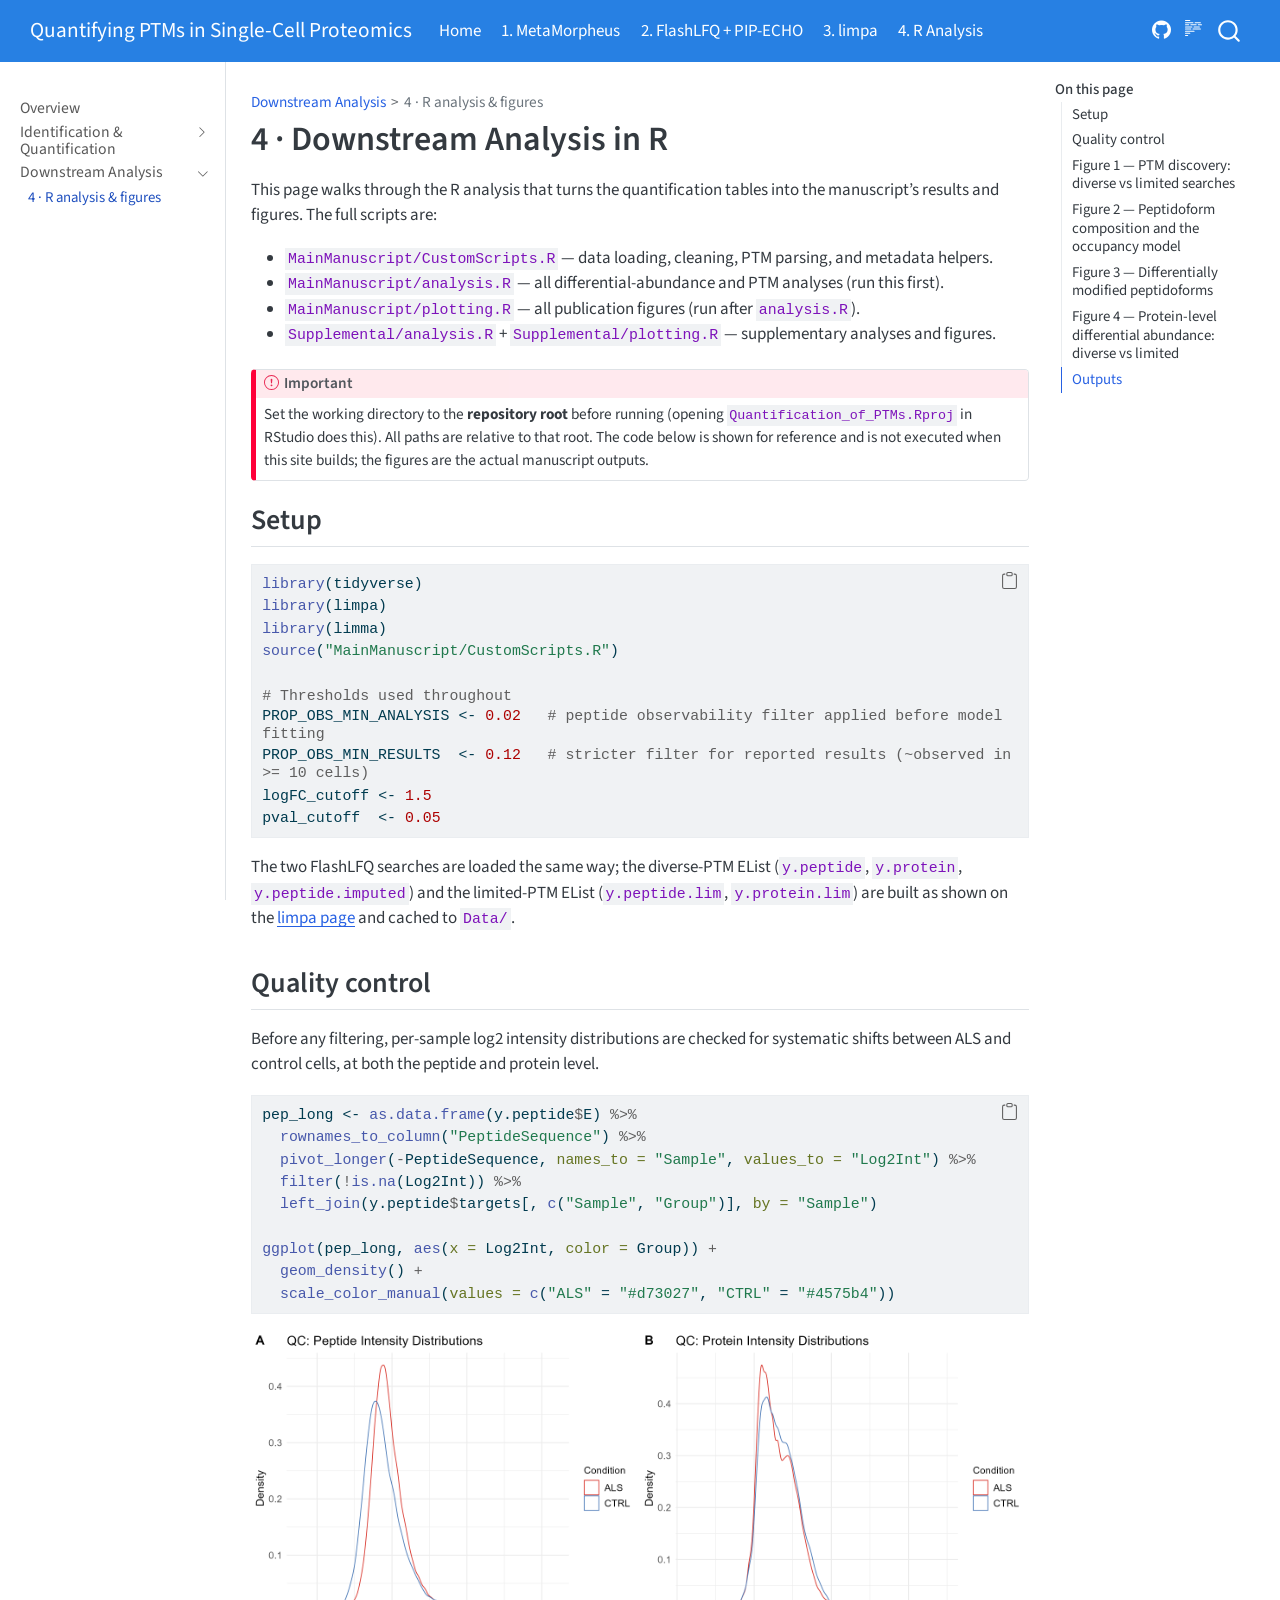
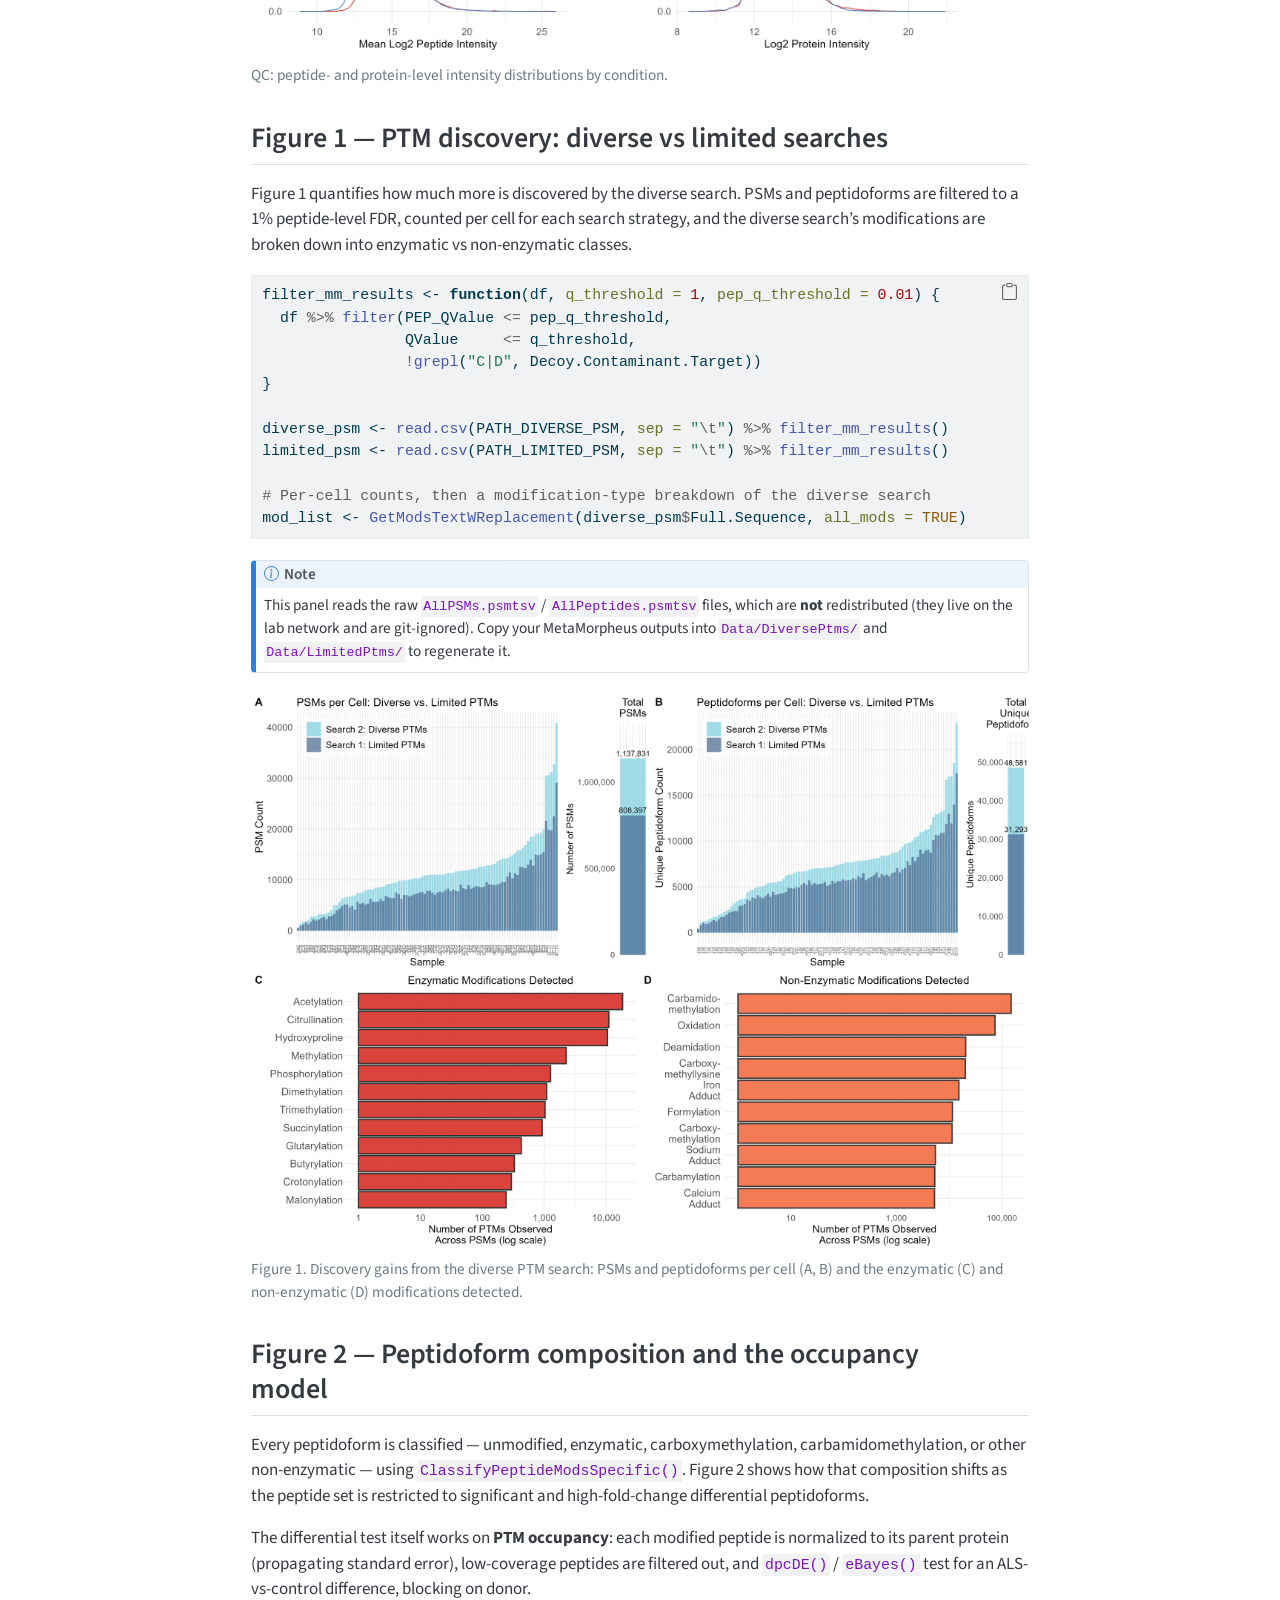
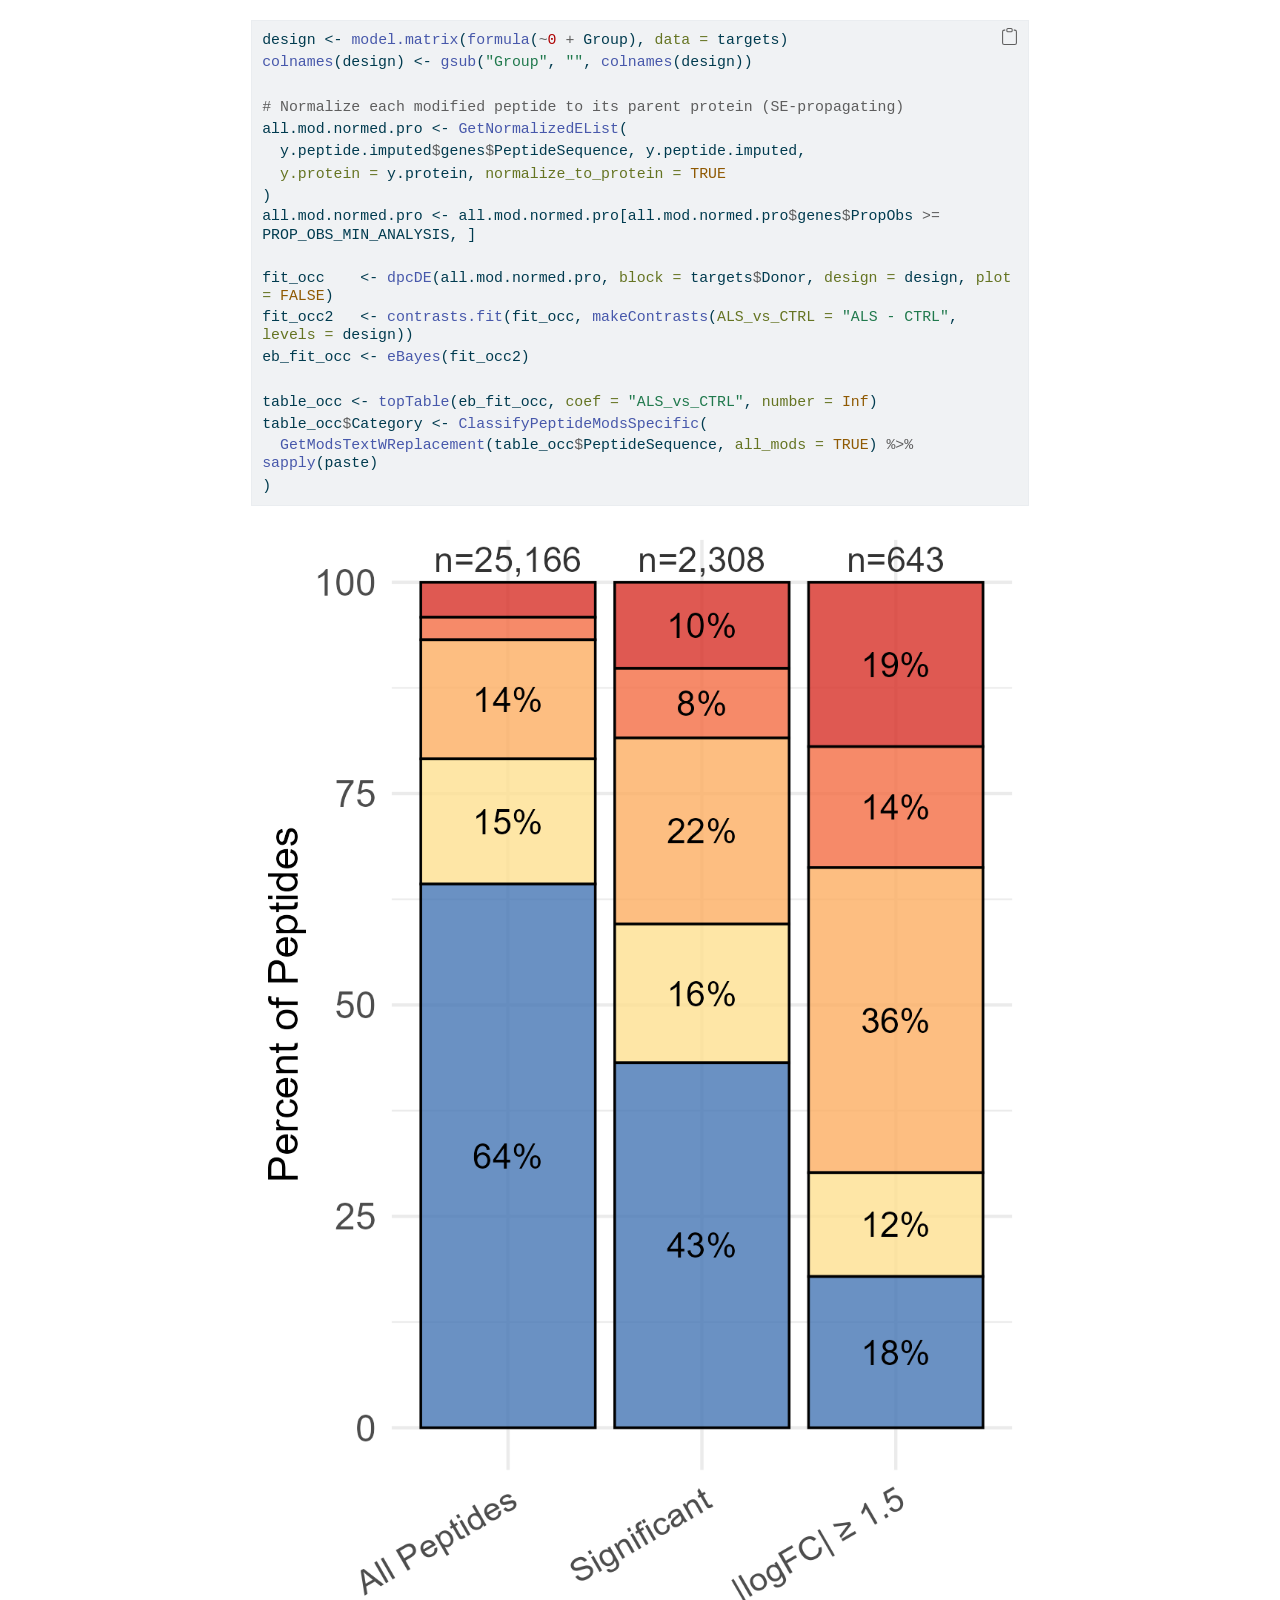
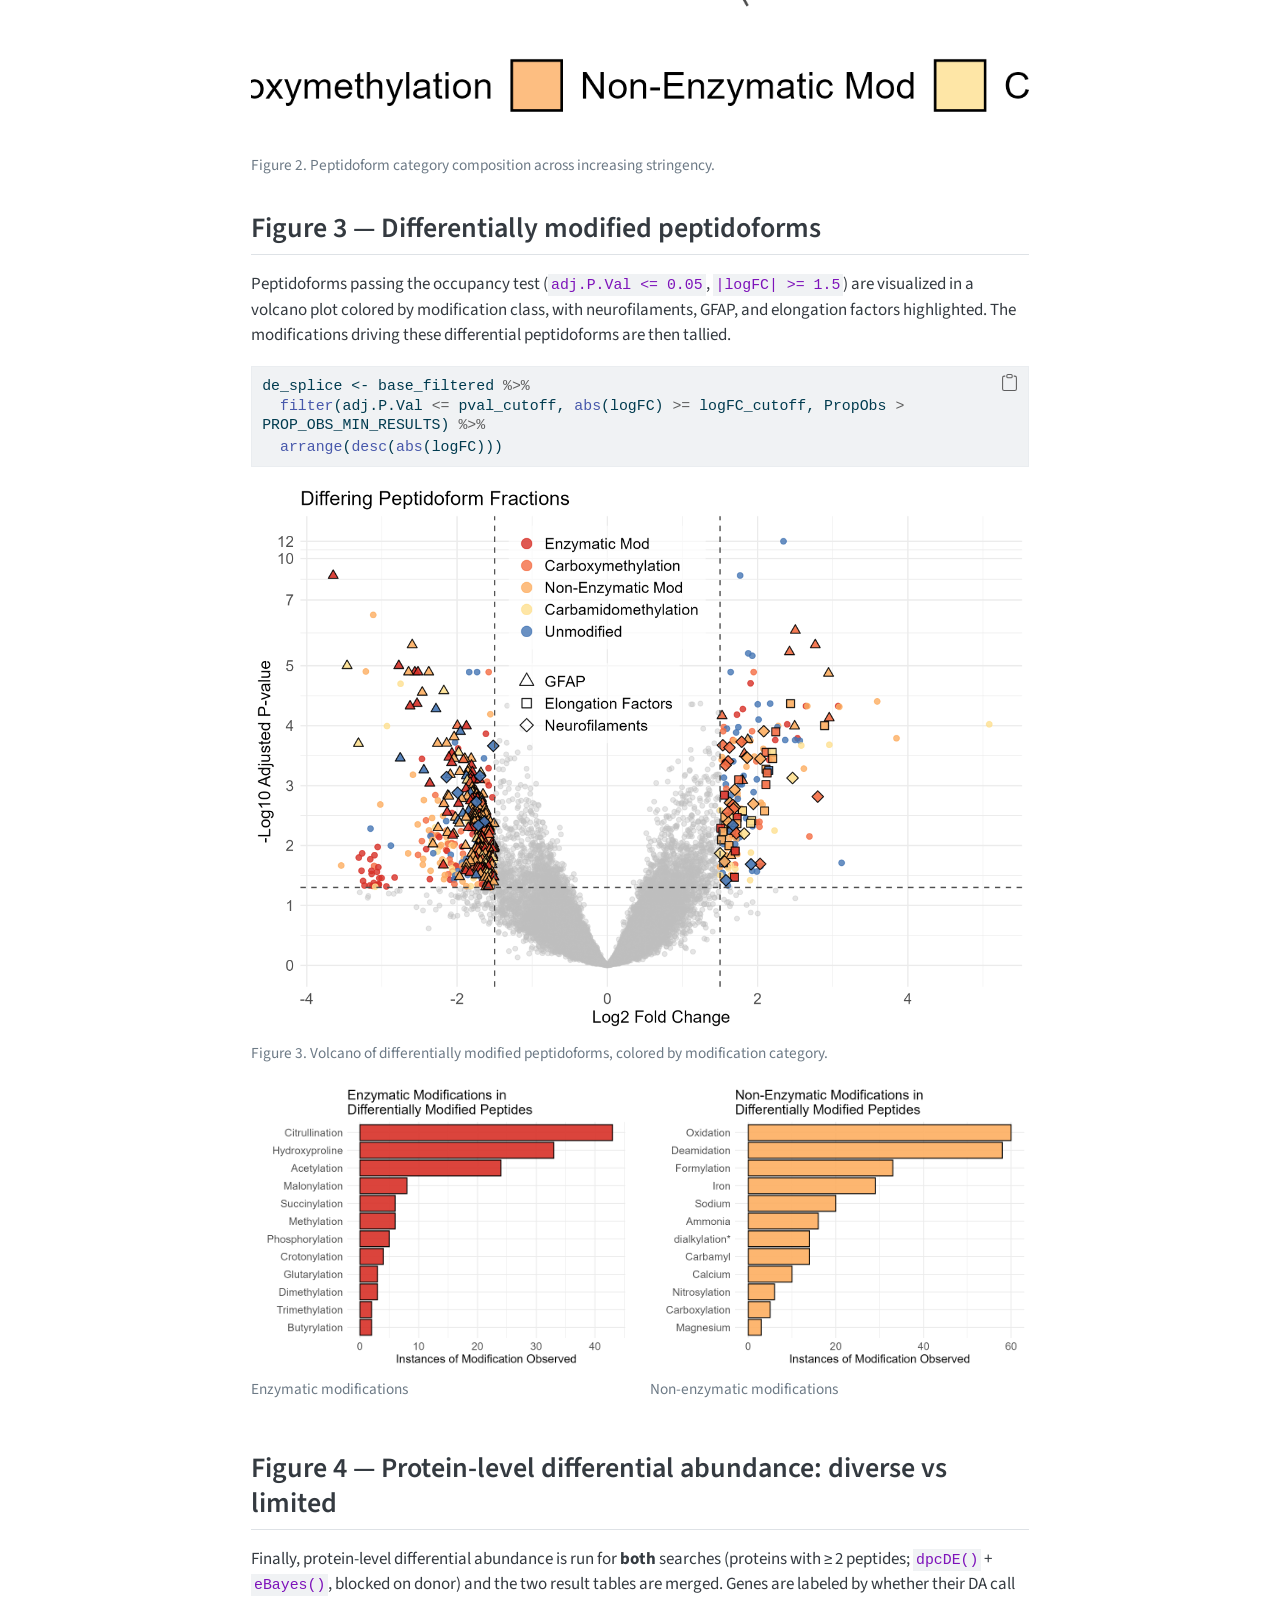
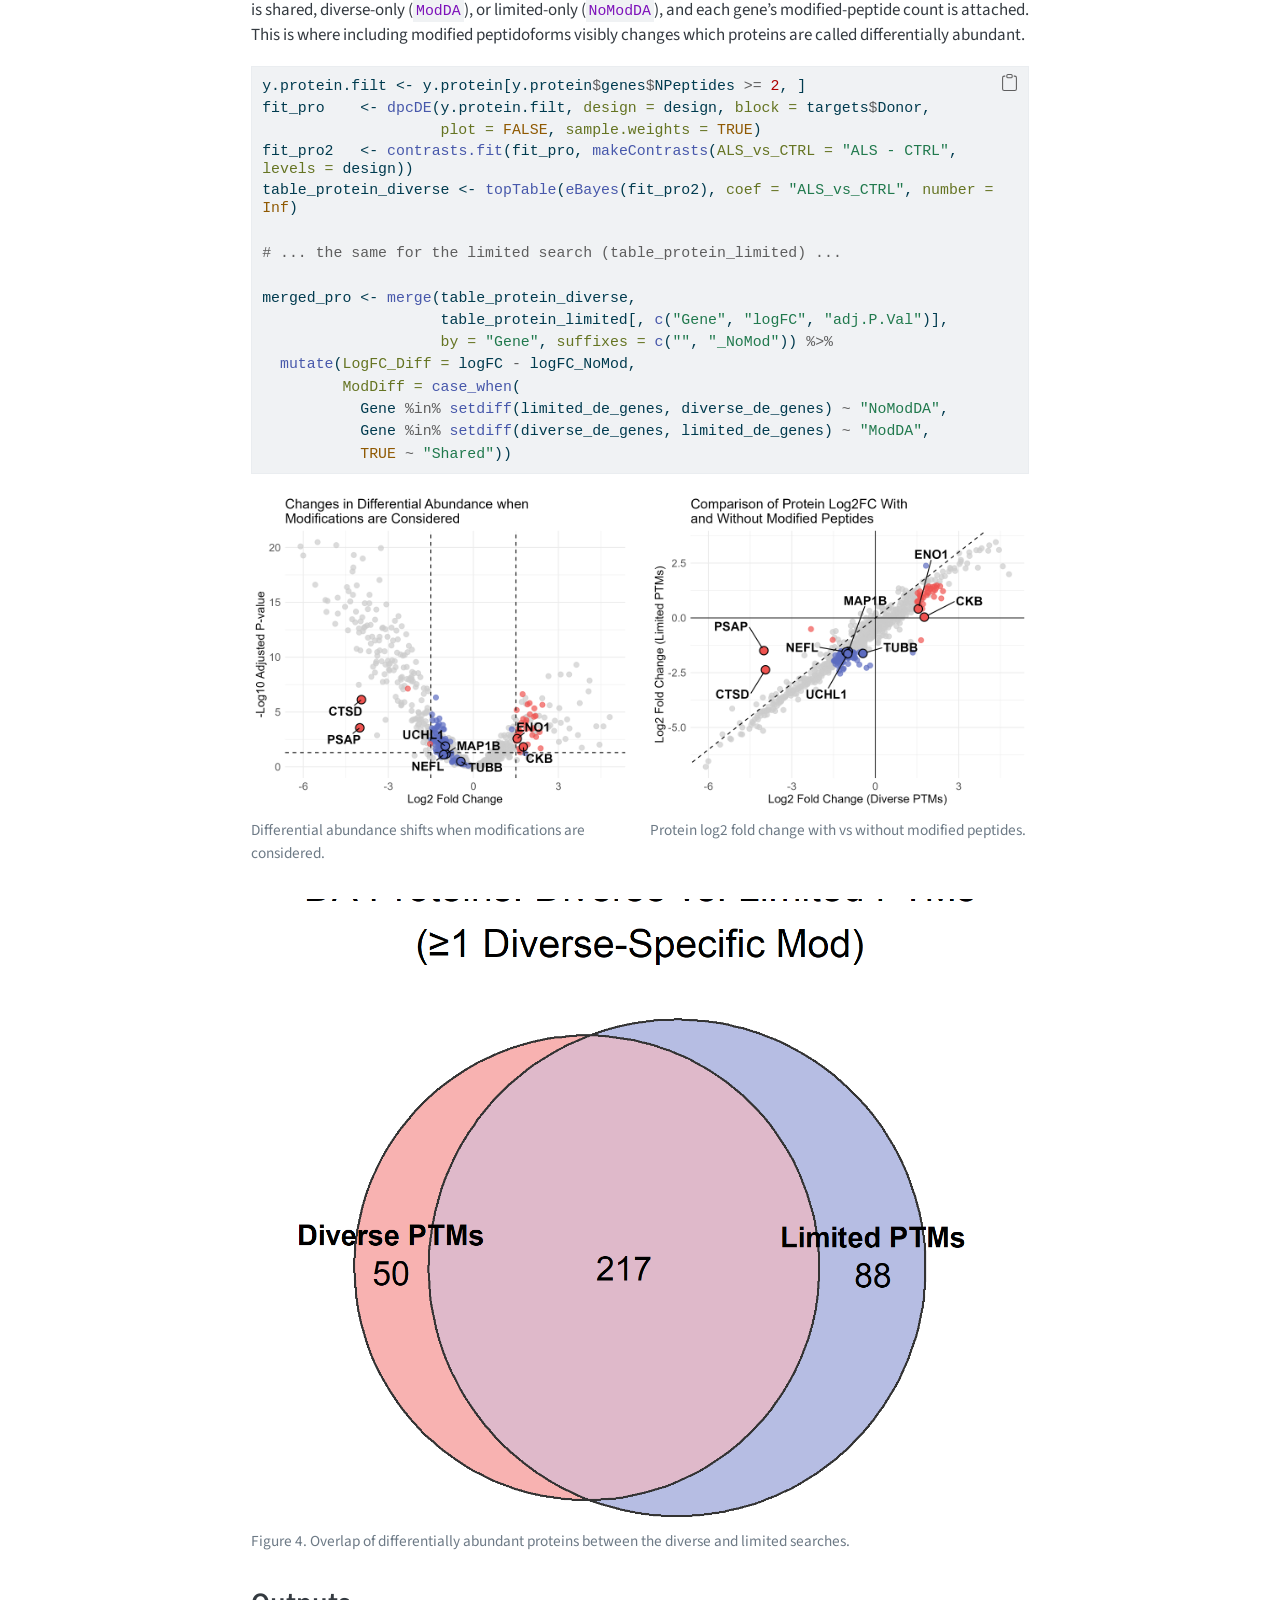
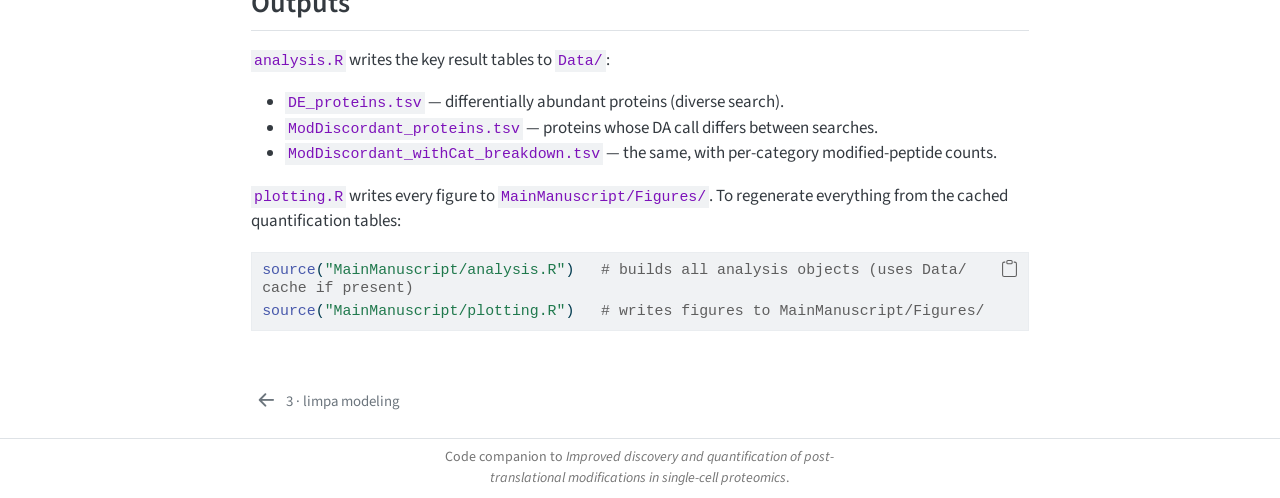
<file: 04-r-analysis.html>
<!DOCTYPE html>
<html xmlns="http://www.w3.org/1999/xhtml" lang="en" xml:lang="en"><head>

<meta charset="utf-8">
<meta name="generator" content="quarto-1.9.38">

<meta name="viewport" content="width=device-width, initial-scale=1.0, user-scalable=yes">


<title>4 · Downstream Analysis in R – Quantifying PTMs in Single-Cell Proteomics</title>
<style>
/* Default styles provided by pandoc.
** See https://pandoc.org/MANUAL.html#variables-for-html for config info.
*/
code{white-space: pre-wrap;}
span.smallcaps{font-variant: small-caps;}
div.columns{display: flex; gap: min(4vw, 1.5em);}
div.column{flex: auto; overflow-x: auto;}
div.hanging-indent{margin-left: 1.5em; text-indent: -1.5em;}
ul.task-list{list-style: none;}
ul.task-list li input[type="checkbox"] {
  width: 0.8em;
  margin: 0 0.8em 0.2em -1em; /* quarto-specific, see https://github.com/quarto-dev/quarto-cli/issues/4556 */ 
  vertical-align: middle;
}
/* CSS for syntax highlighting */
html { -webkit-text-size-adjust: 100%; }
pre > code.sourceCode { white-space: pre; position: relative; }
pre > code.sourceCode > span { display: inline-block; line-height: 1.25; }
pre > code.sourceCode > span:empty { height: 1.2em; }
.sourceCode { overflow: visible; }
code.sourceCode > span { color: inherit; text-decoration: inherit; }
div.sourceCode { margin: 1em 0; }
pre.sourceCode { margin: 0; }
@media screen {
div.sourceCode { overflow: auto; }
}
@media print {
pre > code.sourceCode { white-space: pre-wrap; }
pre > code.sourceCode > span { text-indent: -5em; padding-left: 5em; }
}
pre.numberSource code
  { counter-reset: source-line 0; }
pre.numberSource code > span
  { position: relative; left: -4em; counter-increment: source-line; }
pre.numberSource code > span > a:first-child::before
  { content: counter(source-line);
    position: relative; left: -1em; text-align: right; vertical-align: baseline;
    border: none; display: inline-block;
    -webkit-touch-callout: none; -webkit-user-select: none;
    -khtml-user-select: none; -moz-user-select: none;
    -ms-user-select: none; user-select: none;
    padding: 0 4px; width: 4em;
  }
pre.numberSource { margin-left: 3em;  padding-left: 4px; }
div.sourceCode
  {   }
@media screen {
pre > code.sourceCode > span > a:first-child::before { text-decoration: underline; }
}
</style>


<script src="site_libs/quarto-nav/quarto-nav.js"></script>
<script src="site_libs/quarto-nav/headroom.min.js"></script>
<script src="site_libs/clipboard/clipboard.min.js"></script>
<script src="site_libs/quarto-search/autocomplete.umd.js"></script>
<script src="site_libs/quarto-search/fuse.min.js"></script>
<script src="site_libs/quarto-search/quarto-search.js"></script>
<meta name="quarto:offset" content="./">
<link href="./03-limpa.html" rel="prev">
<script src="site_libs/quarto-html/quarto.js" type="module"></script>
<script src="site_libs/quarto-html/tabsets/tabsets.js" type="module"></script>
<script src="site_libs/quarto-html/popper.min.js"></script>
<script src="site_libs/quarto-html/tippy.umd.min.js"></script>
<script src="site_libs/quarto-html/anchor.min.js"></script>
<link href="site_libs/quarto-html/tippy.css" rel="stylesheet">
<link href="site_libs/quarto-html/quarto-syntax-highlighting-15634bcf2e68342d4ad2dfa704d543f6.css" rel="stylesheet" id="quarto-text-highlighting-styles">
<script src="site_libs/bootstrap/bootstrap.min.js"></script>
<link href="site_libs/bootstrap/bootstrap-icons.css" rel="stylesheet">
<link href="site_libs/bootstrap/bootstrap-3a7504763734bcbb87baefa172561e52.min.css" rel="stylesheet" append-hash="true" id="quarto-bootstrap" data-mode="light">
<script id="quarto-search-options" type="application/json">{
  "location": "navbar",
  "copy-button": false,
  "collapse-after": 3,
  "panel-placement": "end",
  "type": "overlay",
  "limit": 50,
  "keyboard-shortcut": [
    "f",
    "/",
    "s"
  ],
  "show-item-context": false,
  "language": {
    "search-no-results-text": "No results",
    "search-matching-documents-text": "matching documents",
    "search-copy-link-title": "Copy link to search",
    "search-hide-matches-text": "Hide additional matches",
    "search-more-match-text": "more match in this document",
    "search-more-matches-text": "more matches in this document",
    "search-clear-button-title": "Clear",
    "search-text-placeholder": "",
    "search-detached-cancel-button-title": "Cancel",
    "search-submit-button-title": "Submit",
    "search-label": "Search"
  }
}</script>


</head>

<body class="nav-sidebar docked nav-fixed quarto-light">

<div id="quarto-search-results"></div>
  <header id="quarto-header" class="headroom fixed-top">
    <nav class="navbar navbar-expand-lg " data-bs-theme="dark">
      <div class="navbar-container container-fluid">
      <div class="navbar-brand-container mx-auto">
    <a class="navbar-brand" href="./index.html">
    <span class="navbar-title">Quantifying PTMs in Single-Cell Proteomics</span>
    </a>
  </div>
            <div id="quarto-search" class="" title="Search"></div>
          <button class="navbar-toggler" type="button" data-bs-toggle="collapse" data-bs-target="#navbarCollapse" aria-controls="navbarCollapse" role="menu" aria-expanded="false" aria-label="Toggle navigation" onclick="if (window.quartoToggleHeadroom) { window.quartoToggleHeadroom(); }">
  <span class="navbar-toggler-icon"></span>
</button>
          <div class="collapse navbar-collapse" id="navbarCollapse">
            <ul class="navbar-nav navbar-nav-scroll me-auto">
  <li class="nav-item">
    <a class="nav-link active" href="./index.html" aria-current="page"> 
<span class="menu-text">Home</span></a>
  </li>  
  <li class="nav-item">
    <a class="nav-link" href="./01-metamorpheus.html"> 
<span class="menu-text">1. MetaMorpheus</span></a>
  </li>  
  <li class="nav-item">
    <a class="nav-link" href="./02-flashlfq.html"> 
<span class="menu-text">2. FlashLFQ + PIP-ECHO</span></a>
  </li>  
  <li class="nav-item">
    <a class="nav-link" href="./03-limpa.html"> 
<span class="menu-text">3. limpa</span></a>
  </li>  
  <li class="nav-item">
    <a class="nav-link" href="./04-r-analysis.html"> 
<span class="menu-text">4. R Analysis</span></a>
  </li>  
</ul>
            <ul class="navbar-nav navbar-nav-scroll ms-auto">
  <li class="nav-item compact">
    <a class="nav-link" href="https://github.com/Alexander-Sol/Quantification_of_PTMs_2026"> <i class="bi bi-github" role="img" aria-label="GitHub repository">
</i> 
<span class="menu-text"></span></a>
  </li>  
</ul>
          </div> <!-- /navcollapse -->
            <div class="quarto-navbar-tools">
  <a href="" class="quarto-reader-toggle quarto-navigation-tool px-1" onclick="window.quartoToggleReader(); return false;" title="Toggle reader mode">
  <div class="quarto-reader-toggle-btn">
  <i class="bi"></i>
  </div>
</a>
</div>
      </div> <!-- /container-fluid -->
    </nav>
  <nav class="quarto-secondary-nav">
    <div class="container-fluid d-flex">
      <button type="button" class="quarto-btn-toggle btn" data-bs-toggle="collapse" role="button" data-bs-target=".quarto-sidebar-collapse-item" aria-controls="quarto-sidebar" aria-expanded="false" aria-label="Toggle sidebar navigation" onclick="if (window.quartoToggleHeadroom) { window.quartoToggleHeadroom(); }">
        <i class="bi bi-layout-text-sidebar-reverse"></i>
      </button>
        <nav class="quarto-page-breadcrumbs" aria-label="breadcrumb"><ol class="breadcrumb"><li class="breadcrumb-item"><a href="./04-r-analysis.html">Downstream Analysis</a></li><li class="breadcrumb-item"><a href="./04-r-analysis.html">4 · R analysis &amp; figures</a></li></ol></nav>
        <a class="flex-grow-1" role="navigation" data-bs-toggle="collapse" data-bs-target=".quarto-sidebar-collapse-item" aria-controls="quarto-sidebar" aria-expanded="false" aria-label="Toggle sidebar navigation" onclick="if (window.quartoToggleHeadroom) { window.quartoToggleHeadroom(); }">      
        </a>
    </div>
  </nav>
</header>
<!-- content -->
<div id="quarto-content" class="quarto-container page-columns page-rows-contents page-layout-article page-navbar">
<!-- sidebar -->
  <nav id="quarto-sidebar" class="sidebar collapse collapse-horizontal quarto-sidebar-collapse-item sidebar-navigation docked overflow-auto">
    <div class="sidebar-menu-container"> 
    <ul class="list-unstyled mt-1">
        <li class="sidebar-item">
  <div class="sidebar-item-container"> 
  <a href="./index.html" class="sidebar-item-text sidebar-link">
 <span class="menu-text">Overview</span></a>
  </div>
</li>
        <li class="sidebar-item sidebar-item-section">
      <div class="sidebar-item-container"> 
            <a class="sidebar-item-text sidebar-link text-start collapsed" data-bs-toggle="collapse" data-bs-target="#quarto-sidebar-section-1" role="navigation" aria-expanded="false">
 <span class="menu-text">Identification &amp; Quantification</span></a>
          <a class="sidebar-item-toggle text-start collapsed" data-bs-toggle="collapse" data-bs-target="#quarto-sidebar-section-1" role="navigation" aria-expanded="false" aria-label="Toggle section">
            <i class="bi bi-chevron-right ms-2"></i>
          </a> 
      </div>
      <ul id="quarto-sidebar-section-1" class="collapse list-unstyled sidebar-section depth1 ">  
          <li class="sidebar-item">
  <div class="sidebar-item-container"> 
  <a href="./01-metamorpheus.html" class="sidebar-item-text sidebar-link">
 <span class="menu-text">1 · MetaMorpheus search</span></a>
  </div>
</li>
          <li class="sidebar-item">
  <div class="sidebar-item-container"> 
  <a href="./02-flashlfq.html" class="sidebar-item-text sidebar-link">
 <span class="menu-text">2 · FlashLFQ + PIP-ECHO</span></a>
  </div>
</li>
          <li class="sidebar-item">
  <div class="sidebar-item-container"> 
  <a href="./03-limpa.html" class="sidebar-item-text sidebar-link">
 <span class="menu-text">3 · limpa modeling</span></a>
  </div>
</li>
      </ul>
  </li>
        <li class="sidebar-item sidebar-item-section">
      <div class="sidebar-item-container"> 
            <a class="sidebar-item-text sidebar-link text-start" data-bs-toggle="collapse" data-bs-target="#quarto-sidebar-section-2" role="navigation" aria-expanded="true">
 <span class="menu-text">Downstream Analysis</span></a>
          <a class="sidebar-item-toggle text-start" data-bs-toggle="collapse" data-bs-target="#quarto-sidebar-section-2" role="navigation" aria-expanded="true" aria-label="Toggle section">
            <i class="bi bi-chevron-right ms-2"></i>
          </a> 
      </div>
      <ul id="quarto-sidebar-section-2" class="collapse list-unstyled sidebar-section depth1 show">  
          <li class="sidebar-item">
  <div class="sidebar-item-container"> 
  <a href="./04-r-analysis.html" class="sidebar-item-text sidebar-link active">
 <span class="menu-text">4 · R analysis &amp; figures</span></a>
  </div>
</li>
      </ul>
  </li>
    </ul>
    </div>
</nav>
<div id="quarto-sidebar-glass" class="quarto-sidebar-collapse-item" data-bs-toggle="collapse" data-bs-target=".quarto-sidebar-collapse-item"></div>
<!-- margin-sidebar -->
    <div id="quarto-margin-sidebar" class="sidebar margin-sidebar">
        <nav id="TOC" role="doc-toc" class="toc-active">
    <h2 id="toc-title">On this page</h2>
   
  <ul>
  <li><a href="#setup" id="toc-setup" class="nav-link active" data-scroll-target="#setup">Setup</a></li>
  <li><a href="#quality-control" id="toc-quality-control" class="nav-link" data-scroll-target="#quality-control">Quality control</a></li>
  <li><a href="#figure-1-ptm-discovery-diverse-vs-limited-searches" id="toc-figure-1-ptm-discovery-diverse-vs-limited-searches" class="nav-link" data-scroll-target="#figure-1-ptm-discovery-diverse-vs-limited-searches">Figure 1 — PTM discovery: diverse vs limited searches</a></li>
  <li><a href="#figure-2-peptidoform-composition-and-the-occupancy-model" id="toc-figure-2-peptidoform-composition-and-the-occupancy-model" class="nav-link" data-scroll-target="#figure-2-peptidoform-composition-and-the-occupancy-model">Figure 2 — Peptidoform composition and the occupancy model</a></li>
  <li><a href="#figure-3-differentially-modified-peptidoforms" id="toc-figure-3-differentially-modified-peptidoforms" class="nav-link" data-scroll-target="#figure-3-differentially-modified-peptidoforms">Figure 3 — Differentially modified peptidoforms</a></li>
  <li><a href="#figure-4-protein-level-differential-abundance-diverse-vs-limited" id="toc-figure-4-protein-level-differential-abundance-diverse-vs-limited" class="nav-link" data-scroll-target="#figure-4-protein-level-differential-abundance-diverse-vs-limited">Figure 4 — Protein-level differential abundance: diverse vs limited</a></li>
  <li><a href="#outputs" id="toc-outputs" class="nav-link" data-scroll-target="#outputs">Outputs</a></li>
  </ul>
</nav>
    </div>
<!-- main -->
<main class="content" id="quarto-document-content">

<header id="title-block-header" class="quarto-title-block default"><nav class="quarto-page-breadcrumbs quarto-title-breadcrumbs d-none d-lg-block" aria-label="breadcrumb"><ol class="breadcrumb"><li class="breadcrumb-item"><a href="./04-r-analysis.html">Downstream Analysis</a></li><li class="breadcrumb-item"><a href="./04-r-analysis.html">4 · R analysis &amp; figures</a></li></ol></nav>
<div class="quarto-title">
<h1 class="title">4 · Downstream Analysis in R</h1>
</div>



<div class="quarto-title-meta">

    
  
    
  </div>
  


</header>


<p>This page walks through the R analysis that turns the quantification tables into the manuscript’s results and figures. The full scripts are:</p>
<ul>
<li><code>MainManuscript/CustomScripts.R</code> — data loading, cleaning, PTM parsing, and metadata helpers.</li>
<li><code>MainManuscript/analysis.R</code> — all differential-abundance and PTM analyses (run this first).</li>
<li><code>MainManuscript/plotting.R</code> — all publication figures (run after <code>analysis.R</code>).</li>
<li><code>Supplemental/analysis.R</code> + <code>Supplemental/plotting.R</code> — supplementary analyses and figures.</li>
</ul>
<div class="callout callout-style-default callout-important callout-titled">
<div class="callout-header d-flex align-content-center">
<div class="callout-icon-container">
<i class="callout-icon"></i>
</div>
<div class="callout-title-container flex-fill">
Important
</div>
</div>
<div class="callout-body-container callout-body">
<p>Set the working directory to the <strong>repository root</strong> before running (opening <code>Quantification_of_PTMs.Rproj</code> in RStudio does this). All paths are relative to that root. The code below is shown for reference and is not executed when this site builds; the figures are the actual manuscript outputs.</p>
</div>
</div>
<section id="setup" class="level2">
<h2 class="anchored" data-anchor-id="setup">Setup</h2>
<div class="code-copy-outer-scaffold"><div class="sourceCode" id="cb1"><pre class="sourceCode r code-with-copy"><code class="sourceCode r"><span id="cb1-1"><a href="#cb1-1" aria-hidden="true" tabindex="-1"></a><span class="fu">library</span>(tidyverse)</span>
<span id="cb1-2"><a href="#cb1-2" aria-hidden="true" tabindex="-1"></a><span class="fu">library</span>(limpa)</span>
<span id="cb1-3"><a href="#cb1-3" aria-hidden="true" tabindex="-1"></a><span class="fu">library</span>(limma)</span>
<span id="cb1-4"><a href="#cb1-4" aria-hidden="true" tabindex="-1"></a><span class="fu">source</span>(<span class="st">"MainManuscript/CustomScripts.R"</span>)</span>
<span id="cb1-5"><a href="#cb1-5" aria-hidden="true" tabindex="-1"></a></span>
<span id="cb1-6"><a href="#cb1-6" aria-hidden="true" tabindex="-1"></a><span class="co"># Thresholds used throughout</span></span>
<span id="cb1-7"><a href="#cb1-7" aria-hidden="true" tabindex="-1"></a>PROP_OBS_MIN_ANALYSIS <span class="ot">&lt;-</span> <span class="fl">0.02</span>   <span class="co"># peptide observability filter applied before model fitting</span></span>
<span id="cb1-8"><a href="#cb1-8" aria-hidden="true" tabindex="-1"></a>PROP_OBS_MIN_RESULTS  <span class="ot">&lt;-</span> <span class="fl">0.12</span>   <span class="co"># stricter filter for reported results (~observed in &gt;= 10 cells)</span></span>
<span id="cb1-9"><a href="#cb1-9" aria-hidden="true" tabindex="-1"></a>logFC_cutoff <span class="ot">&lt;-</span> <span class="fl">1.5</span></span>
<span id="cb1-10"><a href="#cb1-10" aria-hidden="true" tabindex="-1"></a>pval_cutoff  <span class="ot">&lt;-</span> <span class="fl">0.05</span></span></code></pre></div><button title="Copy to Clipboard" class="code-copy-button"><i class="bi"></i></button></div>
<p>The two FlashLFQ searches are loaded the same way; the diverse-PTM EList (<code>y.peptide</code>, <code>y.protein</code>, <code>y.peptide.imputed</code>) and the limited-PTM EList (<code>y.peptide.lim</code>, <code>y.protein.lim</code>) are built as shown on the <a href="./03-limpa.html">limpa page</a> and cached to <code>Data/</code>.</p>
</section>
<section id="quality-control" class="level2">
<h2 class="anchored" data-anchor-id="quality-control">Quality control</h2>
<p>Before any filtering, per-sample log2 intensity distributions are checked for systematic shifts between ALS and control cells, at both the peptide and protein level.</p>
<div class="code-copy-outer-scaffold"><div class="sourceCode" id="cb2"><pre class="sourceCode r code-with-copy"><code class="sourceCode r"><span id="cb2-1"><a href="#cb2-1" aria-hidden="true" tabindex="-1"></a>pep_long <span class="ot">&lt;-</span> <span class="fu">as.data.frame</span>(y.peptide<span class="sc">$</span>E) <span class="sc">%&gt;%</span></span>
<span id="cb2-2"><a href="#cb2-2" aria-hidden="true" tabindex="-1"></a>  <span class="fu">rownames_to_column</span>(<span class="st">"PeptideSequence"</span>) <span class="sc">%&gt;%</span></span>
<span id="cb2-3"><a href="#cb2-3" aria-hidden="true" tabindex="-1"></a>  <span class="fu">pivot_longer</span>(<span class="sc">-</span>PeptideSequence, <span class="at">names_to =</span> <span class="st">"Sample"</span>, <span class="at">values_to =</span> <span class="st">"Log2Int"</span>) <span class="sc">%&gt;%</span></span>
<span id="cb2-4"><a href="#cb2-4" aria-hidden="true" tabindex="-1"></a>  <span class="fu">filter</span>(<span class="sc">!</span><span class="fu">is.na</span>(Log2Int)) <span class="sc">%&gt;%</span></span>
<span id="cb2-5"><a href="#cb2-5" aria-hidden="true" tabindex="-1"></a>  <span class="fu">left_join</span>(y.peptide<span class="sc">$</span>targets[, <span class="fu">c</span>(<span class="st">"Sample"</span>, <span class="st">"Group"</span>)], <span class="at">by =</span> <span class="st">"Sample"</span>)</span>
<span id="cb2-6"><a href="#cb2-6" aria-hidden="true" tabindex="-1"></a></span>
<span id="cb2-7"><a href="#cb2-7" aria-hidden="true" tabindex="-1"></a><span class="fu">ggplot</span>(pep_long, <span class="fu">aes</span>(<span class="at">x =</span> Log2Int, <span class="at">color =</span> Group)) <span class="sc">+</span></span>
<span id="cb2-8"><a href="#cb2-8" aria-hidden="true" tabindex="-1"></a>  <span class="fu">geom_density</span>() <span class="sc">+</span></span>
<span id="cb2-9"><a href="#cb2-9" aria-hidden="true" tabindex="-1"></a>  <span class="fu">scale_color_manual</span>(<span class="at">values =</span> <span class="fu">c</span>(<span class="st">"ALS"</span> <span class="ot">=</span> <span class="st">"#d73027"</span>, <span class="st">"CTRL"</span> <span class="ot">=</span> <span class="st">"#4575b4"</span>))</span></code></pre></div><button title="Copy to Clipboard" class="code-copy-button"><i class="bi"></i></button></div>
<div class="quarto-figure quarto-figure-center">
<figure class="figure">
<p><img src="assets/figures/QC_IntensityDistributions.png" class="img-fluid figure-img"></p>
<figcaption>QC: peptide- and protein-level intensity distributions by condition.</figcaption>
</figure>
</div>
</section>
<section id="figure-1-ptm-discovery-diverse-vs-limited-searches" class="level2">
<h2 class="anchored" data-anchor-id="figure-1-ptm-discovery-diverse-vs-limited-searches">Figure 1 — PTM discovery: diverse vs limited searches</h2>
<p>Figure 1 quantifies how much more is discovered by the diverse search. PSMs and peptidoforms are filtered to a 1% peptide-level FDR, counted per cell for each search strategy, and the diverse search’s modifications are broken down into enzymatic vs non-enzymatic classes.</p>
<div class="code-copy-outer-scaffold"><div class="sourceCode" id="cb3"><pre class="sourceCode r code-with-copy"><code class="sourceCode r"><span id="cb3-1"><a href="#cb3-1" aria-hidden="true" tabindex="-1"></a>filter_mm_results <span class="ot">&lt;-</span> <span class="cf">function</span>(df, <span class="at">q_threshold =</span> <span class="dv">1</span>, <span class="at">pep_q_threshold =</span> <span class="fl">0.01</span>) {</span>
<span id="cb3-2"><a href="#cb3-2" aria-hidden="true" tabindex="-1"></a>  df <span class="sc">%&gt;%</span> <span class="fu">filter</span>(PEP_QValue <span class="sc">&lt;=</span> pep_q_threshold,</span>
<span id="cb3-3"><a href="#cb3-3" aria-hidden="true" tabindex="-1"></a>                QValue     <span class="sc">&lt;=</span> q_threshold,</span>
<span id="cb3-4"><a href="#cb3-4" aria-hidden="true" tabindex="-1"></a>                <span class="sc">!</span><span class="fu">grepl</span>(<span class="st">"C|D"</span>, Decoy.Contaminant.Target))</span>
<span id="cb3-5"><a href="#cb3-5" aria-hidden="true" tabindex="-1"></a>}</span>
<span id="cb3-6"><a href="#cb3-6" aria-hidden="true" tabindex="-1"></a></span>
<span id="cb3-7"><a href="#cb3-7" aria-hidden="true" tabindex="-1"></a>diverse_psm <span class="ot">&lt;-</span> <span class="fu">read.csv</span>(PATH_DIVERSE_PSM, <span class="at">sep =</span> <span class="st">"</span><span class="sc">\t</span><span class="st">"</span>) <span class="sc">%&gt;%</span> <span class="fu">filter_mm_results</span>()</span>
<span id="cb3-8"><a href="#cb3-8" aria-hidden="true" tabindex="-1"></a>limited_psm <span class="ot">&lt;-</span> <span class="fu">read.csv</span>(PATH_LIMITED_PSM, <span class="at">sep =</span> <span class="st">"</span><span class="sc">\t</span><span class="st">"</span>) <span class="sc">%&gt;%</span> <span class="fu">filter_mm_results</span>()</span>
<span id="cb3-9"><a href="#cb3-9" aria-hidden="true" tabindex="-1"></a></span>
<span id="cb3-10"><a href="#cb3-10" aria-hidden="true" tabindex="-1"></a><span class="co"># Per-cell counts, then a modification-type breakdown of the diverse search</span></span>
<span id="cb3-11"><a href="#cb3-11" aria-hidden="true" tabindex="-1"></a>mod_list <span class="ot">&lt;-</span> <span class="fu">GetModsTextWReplacement</span>(diverse_psm<span class="sc">$</span>Full.Sequence, <span class="at">all_mods =</span> <span class="cn">TRUE</span>)</span></code></pre></div><button title="Copy to Clipboard" class="code-copy-button"><i class="bi"></i></button></div>
<div class="callout callout-style-default callout-note callout-titled">
<div class="callout-header d-flex align-content-center">
<div class="callout-icon-container">
<i class="callout-icon"></i>
</div>
<div class="callout-title-container flex-fill">
Note
</div>
</div>
<div class="callout-body-container callout-body">
<p>This panel reads the raw <code>AllPSMs.psmtsv</code> / <code>AllPeptides.psmtsv</code> files, which are <strong>not</strong> redistributed (they live on the lab network and are git-ignored). Copy your MetaMorpheus outputs into <code>Data/DiversePtms/</code> and <code>Data/LimitedPtms/</code> to regenerate it.</p>
</div>
</div>
<div class="quarto-figure quarto-figure-center">
<figure class="figure">
<p><img src="assets/figures/Fig1_Combined.png" class="img-fluid figure-img"></p>
<figcaption>Figure 1. Discovery gains from the diverse PTM search: PSMs and peptidoforms per cell (A, B) and the enzymatic (C) and non-enzymatic (D) modifications detected.</figcaption>
</figure>
</div>
</section>
<section id="figure-2-peptidoform-composition-and-the-occupancy-model" class="level2">
<h2 class="anchored" data-anchor-id="figure-2-peptidoform-composition-and-the-occupancy-model">Figure 2 — Peptidoform composition and the occupancy model</h2>
<p>Every peptidoform is classified — unmodified, enzymatic, carboxymethylation, carbamidomethylation, or other non-enzymatic — using <code>ClassifyPeptideModsSpecific()</code>. Figure 2 shows how that composition shifts as the peptide set is restricted to significant and high-fold-change differential peptidoforms.</p>
<p>The differential test itself works on <strong>PTM occupancy</strong>: each modified peptide is normalized to its parent protein (propagating standard error), low-coverage peptides are filtered out, and <code>dpcDE()</code> / <code>eBayes()</code> test for an ALS-vs-control difference, blocking on donor.</p>
<div class="code-copy-outer-scaffold"><div class="sourceCode" id="cb4"><pre class="sourceCode r code-with-copy"><code class="sourceCode r"><span id="cb4-1"><a href="#cb4-1" aria-hidden="true" tabindex="-1"></a>design <span class="ot">&lt;-</span> <span class="fu">model.matrix</span>(<span class="fu">formula</span>(<span class="sc">~</span><span class="dv">0</span> <span class="sc">+</span> Group), <span class="at">data =</span> targets)</span>
<span id="cb4-2"><a href="#cb4-2" aria-hidden="true" tabindex="-1"></a><span class="fu">colnames</span>(design) <span class="ot">&lt;-</span> <span class="fu">gsub</span>(<span class="st">"Group"</span>, <span class="st">""</span>, <span class="fu">colnames</span>(design))</span>
<span id="cb4-3"><a href="#cb4-3" aria-hidden="true" tabindex="-1"></a></span>
<span id="cb4-4"><a href="#cb4-4" aria-hidden="true" tabindex="-1"></a><span class="co"># Normalize each modified peptide to its parent protein (SE-propagating)</span></span>
<span id="cb4-5"><a href="#cb4-5" aria-hidden="true" tabindex="-1"></a>all.mod.normed.pro <span class="ot">&lt;-</span> <span class="fu">GetNormalizedEList</span>(</span>
<span id="cb4-6"><a href="#cb4-6" aria-hidden="true" tabindex="-1"></a>  y.peptide.imputed<span class="sc">$</span>genes<span class="sc">$</span>PeptideSequence, y.peptide.imputed,</span>
<span id="cb4-7"><a href="#cb4-7" aria-hidden="true" tabindex="-1"></a>  <span class="at">y.protein =</span> y.protein, <span class="at">normalize_to_protein =</span> <span class="cn">TRUE</span></span>
<span id="cb4-8"><a href="#cb4-8" aria-hidden="true" tabindex="-1"></a>)</span>
<span id="cb4-9"><a href="#cb4-9" aria-hidden="true" tabindex="-1"></a>all.mod.normed.pro <span class="ot">&lt;-</span> all.mod.normed.pro[all.mod.normed.pro<span class="sc">$</span>genes<span class="sc">$</span>PropObs <span class="sc">&gt;=</span> PROP_OBS_MIN_ANALYSIS, ]</span>
<span id="cb4-10"><a href="#cb4-10" aria-hidden="true" tabindex="-1"></a></span>
<span id="cb4-11"><a href="#cb4-11" aria-hidden="true" tabindex="-1"></a>fit_occ    <span class="ot">&lt;-</span> <span class="fu">dpcDE</span>(all.mod.normed.pro, <span class="at">block =</span> targets<span class="sc">$</span>Donor, <span class="at">design =</span> design, <span class="at">plot =</span> <span class="cn">FALSE</span>)</span>
<span id="cb4-12"><a href="#cb4-12" aria-hidden="true" tabindex="-1"></a>fit_occ2   <span class="ot">&lt;-</span> <span class="fu">contrasts.fit</span>(fit_occ, <span class="fu">makeContrasts</span>(<span class="at">ALS_vs_CTRL =</span> <span class="st">"ALS - CTRL"</span>, <span class="at">levels =</span> design))</span>
<span id="cb4-13"><a href="#cb4-13" aria-hidden="true" tabindex="-1"></a>eb_fit_occ <span class="ot">&lt;-</span> <span class="fu">eBayes</span>(fit_occ2)</span>
<span id="cb4-14"><a href="#cb4-14" aria-hidden="true" tabindex="-1"></a></span>
<span id="cb4-15"><a href="#cb4-15" aria-hidden="true" tabindex="-1"></a>table_occ <span class="ot">&lt;-</span> <span class="fu">topTable</span>(eb_fit_occ, <span class="at">coef =</span> <span class="st">"ALS_vs_CTRL"</span>, <span class="at">number =</span> <span class="cn">Inf</span>)</span>
<span id="cb4-16"><a href="#cb4-16" aria-hidden="true" tabindex="-1"></a>table_occ<span class="sc">$</span>Category <span class="ot">&lt;-</span> <span class="fu">ClassifyPeptideModsSpecific</span>(</span>
<span id="cb4-17"><a href="#cb4-17" aria-hidden="true" tabindex="-1"></a>  <span class="fu">GetModsTextWReplacement</span>(table_occ<span class="sc">$</span>PeptideSequence, <span class="at">all_mods =</span> <span class="cn">TRUE</span>) <span class="sc">%&gt;%</span> <span class="fu">sapply</span>(paste)</span>
<span id="cb4-18"><a href="#cb4-18" aria-hidden="true" tabindex="-1"></a>)</span></code></pre></div><button title="Copy to Clipboard" class="code-copy-button"><i class="bi"></i></button></div>
<div class="quarto-figure quarto-figure-center">
<figure class="figure">
<p><img src="assets/figures/Fig2_CategoryBar.png" class="img-fluid figure-img"></p>
<figcaption>Figure 2. Peptidoform category composition across increasing stringency.</figcaption>
</figure>
</div>
</section>
<section id="figure-3-differentially-modified-peptidoforms" class="level2">
<h2 class="anchored" data-anchor-id="figure-3-differentially-modified-peptidoforms">Figure 3 — Differentially modified peptidoforms</h2>
<p>Peptidoforms passing the occupancy test (<code>adj.P.Val &lt;= 0.05</code>, <code>|logFC| &gt;= 1.5</code>) are visualized in a volcano plot colored by modification class, with neurofilaments, GFAP, and elongation factors highlighted. The modifications driving these differential peptidoforms are then tallied.</p>
<div class="code-copy-outer-scaffold"><div class="sourceCode" id="cb5"><pre class="sourceCode r code-with-copy"><code class="sourceCode r"><span id="cb5-1"><a href="#cb5-1" aria-hidden="true" tabindex="-1"></a>de_splice <span class="ot">&lt;-</span> base_filtered <span class="sc">%&gt;%</span></span>
<span id="cb5-2"><a href="#cb5-2" aria-hidden="true" tabindex="-1"></a>  <span class="fu">filter</span>(adj.P.Val <span class="sc">&lt;=</span> pval_cutoff, <span class="fu">abs</span>(logFC) <span class="sc">&gt;=</span> logFC_cutoff, PropObs <span class="sc">&gt;</span> PROP_OBS_MIN_RESULTS) <span class="sc">%&gt;%</span></span>
<span id="cb5-3"><a href="#cb5-3" aria-hidden="true" tabindex="-1"></a>  <span class="fu">arrange</span>(<span class="fu">desc</span>(<span class="fu">abs</span>(logFC)))</span></code></pre></div><button title="Copy to Clipboard" class="code-copy-button"><i class="bi"></i></button></div>
<div class="quarto-figure quarto-figure-center">
<figure class="figure">
<p><img src="assets/figures/Fig3_Volcano.png" class="img-fluid figure-img"></p>
<figcaption>Figure 3. Volcano of differentially modified peptidoforms, colored by modification category.</figcaption>
</figure>
</div>
<div class="quarto-layout-panel" data-layout-ncol="2">
<div class="quarto-layout-row">
<div class="quarto-layout-cell" style="flex-basis: 50.0%;justify-content: flex-start;">
<div class="quarto-figure quarto-figure-center">
<figure class="figure">
<p><img src="assets/figures/Fig3_EnzBar.png" class="img-fluid figure-img"></p>
<figcaption>Enzymatic modifications</figcaption>
</figure>
</div>
</div>
<div class="quarto-layout-cell" style="flex-basis: 50.0%;justify-content: flex-start;">
<div class="quarto-figure quarto-figure-center">
<figure class="figure">
<p><img src="assets/figures/Fig3_NonEnzBar.png" class="img-fluid figure-img"></p>
<figcaption>Non-enzymatic modifications</figcaption>
</figure>
</div>
</div>
</div>
</div>
</section>
<section id="figure-4-protein-level-differential-abundance-diverse-vs-limited" class="level2">
<h2 class="anchored" data-anchor-id="figure-4-protein-level-differential-abundance-diverse-vs-limited">Figure 4 — Protein-level differential abundance: diverse vs limited</h2>
<p>Finally, protein-level differential abundance is run for <strong>both</strong> searches (proteins with ≥ 2 peptides; <code>dpcDE()</code> + <code>eBayes()</code>, blocked on donor) and the two result tables are merged. Genes are labeled by whether their DA call is shared, diverse-only (<code>ModDA</code>), or limited-only (<code>NoModDA</code>), and each gene’s modified-peptide count is attached. This is where including modified peptidoforms visibly changes which proteins are called differentially abundant.</p>
<div class="code-copy-outer-scaffold"><div class="sourceCode" id="cb6"><pre class="sourceCode r code-with-copy"><code class="sourceCode r"><span id="cb6-1"><a href="#cb6-1" aria-hidden="true" tabindex="-1"></a>y.protein.filt <span class="ot">&lt;-</span> y.protein[y.protein<span class="sc">$</span>genes<span class="sc">$</span>NPeptides <span class="sc">&gt;=</span> <span class="dv">2</span>, ]</span>
<span id="cb6-2"><a href="#cb6-2" aria-hidden="true" tabindex="-1"></a>fit_pro    <span class="ot">&lt;-</span> <span class="fu">dpcDE</span>(y.protein.filt, <span class="at">design =</span> design, <span class="at">block =</span> targets<span class="sc">$</span>Donor,</span>
<span id="cb6-3"><a href="#cb6-3" aria-hidden="true" tabindex="-1"></a>                    <span class="at">plot =</span> <span class="cn">FALSE</span>, <span class="at">sample.weights =</span> <span class="cn">TRUE</span>)</span>
<span id="cb6-4"><a href="#cb6-4" aria-hidden="true" tabindex="-1"></a>fit_pro2   <span class="ot">&lt;-</span> <span class="fu">contrasts.fit</span>(fit_pro, <span class="fu">makeContrasts</span>(<span class="at">ALS_vs_CTRL =</span> <span class="st">"ALS - CTRL"</span>, <span class="at">levels =</span> design))</span>
<span id="cb6-5"><a href="#cb6-5" aria-hidden="true" tabindex="-1"></a>table_protein_diverse <span class="ot">&lt;-</span> <span class="fu">topTable</span>(<span class="fu">eBayes</span>(fit_pro2), <span class="at">coef =</span> <span class="st">"ALS_vs_CTRL"</span>, <span class="at">number =</span> <span class="cn">Inf</span>)</span>
<span id="cb6-6"><a href="#cb6-6" aria-hidden="true" tabindex="-1"></a></span>
<span id="cb6-7"><a href="#cb6-7" aria-hidden="true" tabindex="-1"></a><span class="co"># ... the same for the limited search (table_protein_limited) ...</span></span>
<span id="cb6-8"><a href="#cb6-8" aria-hidden="true" tabindex="-1"></a></span>
<span id="cb6-9"><a href="#cb6-9" aria-hidden="true" tabindex="-1"></a>merged_pro <span class="ot">&lt;-</span> <span class="fu">merge</span>(table_protein_diverse,</span>
<span id="cb6-10"><a href="#cb6-10" aria-hidden="true" tabindex="-1"></a>                    table_protein_limited[, <span class="fu">c</span>(<span class="st">"Gene"</span>, <span class="st">"logFC"</span>, <span class="st">"adj.P.Val"</span>)],</span>
<span id="cb6-11"><a href="#cb6-11" aria-hidden="true" tabindex="-1"></a>                    <span class="at">by =</span> <span class="st">"Gene"</span>, <span class="at">suffixes =</span> <span class="fu">c</span>(<span class="st">""</span>, <span class="st">"_NoMod"</span>)) <span class="sc">%&gt;%</span></span>
<span id="cb6-12"><a href="#cb6-12" aria-hidden="true" tabindex="-1"></a>  <span class="fu">mutate</span>(<span class="at">LogFC_Diff =</span> logFC <span class="sc">-</span> logFC_NoMod,</span>
<span id="cb6-13"><a href="#cb6-13" aria-hidden="true" tabindex="-1"></a>         <span class="at">ModDiff =</span> <span class="fu">case_when</span>(</span>
<span id="cb6-14"><a href="#cb6-14" aria-hidden="true" tabindex="-1"></a>           Gene <span class="sc">%in%</span> <span class="fu">setdiff</span>(limited_de_genes, diverse_de_genes) <span class="sc">~</span> <span class="st">"NoModDA"</span>,</span>
<span id="cb6-15"><a href="#cb6-15" aria-hidden="true" tabindex="-1"></a>           Gene <span class="sc">%in%</span> <span class="fu">setdiff</span>(diverse_de_genes, limited_de_genes) <span class="sc">~</span> <span class="st">"ModDA"</span>,</span>
<span id="cb6-16"><a href="#cb6-16" aria-hidden="true" tabindex="-1"></a>           <span class="cn">TRUE</span> <span class="sc">~</span> <span class="st">"Shared"</span>))</span></code></pre></div><button title="Copy to Clipboard" class="code-copy-button"><i class="bi"></i></button></div>
<div class="quarto-layout-panel" data-layout-ncol="2">
<div class="quarto-layout-row">
<div class="quarto-layout-cell" style="flex-basis: 50.0%;justify-content: flex-start;">
<div class="quarto-figure quarto-figure-center">
<figure class="figure">
<p><img src="assets/figures/Fig4_ModDiff_Volcano.png" class="img-fluid figure-img"></p>
<figcaption>Differential abundance shifts when modifications are considered.</figcaption>
</figure>
</div>
</div>
<div class="quarto-layout-cell" style="flex-basis: 50.0%;justify-content: flex-start;">
<div class="quarto-figure quarto-figure-center">
<figure class="figure">
<p><img src="assets/figures/Fig4_LogFC_Scatter.png" class="img-fluid figure-img"></p>
<figcaption>Protein log2 fold change with vs without modified peptides.</figcaption>
</figure>
</div>
</div>
</div>
</div>
<div class="quarto-figure quarto-figure-center">
<figure class="figure">
<p><img src="assets/figures/Fig4_Venn.png" class="img-fluid figure-img"></p>
<figcaption>Figure 4. Overlap of differentially abundant proteins between the diverse and limited searches.</figcaption>
</figure>
</div>
</section>
<section id="outputs" class="level2">
<h2 class="anchored" data-anchor-id="outputs">Outputs</h2>
<p><code>analysis.R</code> writes the key result tables to <code>Data/</code>:</p>
<ul>
<li><code>DE_proteins.tsv</code> — differentially abundant proteins (diverse search).</li>
<li><code>ModDiscordant_proteins.tsv</code> — proteins whose DA call differs between searches.</li>
<li><code>ModDiscordant_withCat_breakdown.tsv</code> — the same, with per-category modified-peptide counts.</li>
</ul>
<p><code>plotting.R</code> writes every figure to <code>MainManuscript/Figures/</code>. To regenerate everything from the cached quantification tables:</p>
<div class="code-copy-outer-scaffold"><div class="sourceCode" id="cb7"><pre class="sourceCode r code-with-copy"><code class="sourceCode r"><span id="cb7-1"><a href="#cb7-1" aria-hidden="true" tabindex="-1"></a><span class="fu">source</span>(<span class="st">"MainManuscript/analysis.R"</span>)   <span class="co"># builds all analysis objects (uses Data/ cache if present)</span></span>
<span id="cb7-2"><a href="#cb7-2" aria-hidden="true" tabindex="-1"></a><span class="fu">source</span>(<span class="st">"MainManuscript/plotting.R"</span>)   <span class="co"># writes figures to MainManuscript/Figures/</span></span></code></pre></div><button title="Copy to Clipboard" class="code-copy-button"><i class="bi"></i></button></div>


</section>

</main> <!-- /main -->
<script id="quarto-html-after-body" type="application/javascript">
  window.document.addEventListener("DOMContentLoaded", function (event) {
    const icon = "";
    const anchorJS = new window.AnchorJS();
    anchorJS.options = {
      placement: 'right',
      icon: icon
    };
    anchorJS.add('.anchored');
    const isCodeAnnotation = (el) => {
      for (const clz of el.classList) {
        if (clz.startsWith('code-annotation-')) {                     
          return true;
        }
      }
      return false;
    }
    const onCopySuccess = function(e) {
      // button target
      const button = e.trigger;
      // don't keep focus
      button.blur();
      // flash "checked"
      button.classList.add('code-copy-button-checked');
      var currentTitle = button.getAttribute("title");
      button.setAttribute("title", "Copied!");
      let tooltip;
      if (window.bootstrap) {
        button.setAttribute("data-bs-toggle", "tooltip");
        button.setAttribute("data-bs-placement", "left");
        button.setAttribute("data-bs-title", "Copied!");
        tooltip = new bootstrap.Tooltip(button, 
          { trigger: "manual", 
            customClass: "code-copy-button-tooltip",
            offset: [0, -8]});
        tooltip.show();    
      }
      setTimeout(function() {
        if (tooltip) {
          tooltip.hide();
          button.removeAttribute("data-bs-title");
          button.removeAttribute("data-bs-toggle");
          button.removeAttribute("data-bs-placement");
        }
        button.setAttribute("title", currentTitle);
        button.classList.remove('code-copy-button-checked');
      }, 1000);
      // clear code selection
      e.clearSelection();
    }
    const getTextToCopy = function(trigger) {
      const outerScaffold = trigger.parentElement.cloneNode(true);
      const codeEl = outerScaffold.querySelector('code');
      for (const childEl of codeEl.children) {
        if (isCodeAnnotation(childEl)) {
          childEl.remove();
        }
      }
      return codeEl.innerText;
    }
    const clipboard = new window.ClipboardJS('.code-copy-button:not([data-in-quarto-modal])', {
      text: getTextToCopy
    });
    clipboard.on('success', onCopySuccess);
    if (window.document.getElementById('quarto-embedded-source-code-modal')) {
      const clipboardModal = new window.ClipboardJS('.code-copy-button[data-in-quarto-modal]', {
        text: getTextToCopy,
        container: window.document.getElementById('quarto-embedded-source-code-modal')
      });
      clipboardModal.on('success', onCopySuccess);
    }
      var localhostRegex = new RegExp(/^(?:http|https):\/\/localhost\:?[0-9]*\//);
      var mailtoRegex = new RegExp(/^mailto:/);
        var filterRegex = new RegExp("https:\/\/Alexander-Sol\.github\.io\/Quantification_of_PTMs_2026\/");
      var isInternal = (href) => {
          return filterRegex.test(href) || localhostRegex.test(href) || mailtoRegex.test(href);
      }
      // Inspect non-navigation links and adorn them if external
     var links = window.document.querySelectorAll('a[href]:not(.nav-link):not(.navbar-brand):not(.toc-action):not(.sidebar-link):not(.sidebar-item-toggle):not(.pagination-link):not(.no-external):not([aria-hidden]):not(.dropdown-item):not(.quarto-navigation-tool):not(.about-link)');
      for (var i=0; i<links.length; i++) {
        const link = links[i];
        if (!isInternal(link.href)) {
          // undo the damage that might have been done by quarto-nav.js in the case of
          // links that we want to consider external
          if (link.dataset.originalHref !== undefined) {
            link.href = link.dataset.originalHref;
          }
        }
      }
    function tippyHover(el, contentFn, onTriggerFn, onUntriggerFn) {
      const config = {
        allowHTML: true,
        maxWidth: 500,
        delay: 100,
        arrow: false,
        appendTo: function(el) {
            return el.parentElement;
        },
        interactive: true,
        interactiveBorder: 10,
        theme: 'quarto',
        placement: 'bottom-start',
      };
      if (contentFn) {
        config.content = contentFn;
      }
      if (onTriggerFn) {
        config.onTrigger = onTriggerFn;
      }
      if (onUntriggerFn) {
        config.onUntrigger = onUntriggerFn;
      }
      window.tippy(el, config); 
    }
    const noterefs = window.document.querySelectorAll('a[role="doc-noteref"]');
    for (var i=0; i<noterefs.length; i++) {
      const ref = noterefs[i];
      tippyHover(ref, function() {
        // use id or data attribute instead here
        let href = ref.getAttribute('data-footnote-href') || ref.getAttribute('href');
        try { href = new URL(href).hash; } catch {}
        const id = href.replace(/^#\/?/, "");
        const note = window.document.getElementById(id);
        if (note) {
          return note.innerHTML;
        } else {
          return "";
        }
      });
    }
    const xrefs = window.document.querySelectorAll('a.quarto-xref');
    const processXRef = (id, note) => {
      // Strip column container classes
      const stripColumnClz = (el) => {
        el.classList.remove("page-full", "page-columns");
        if (el.children) {
          for (const child of el.children) {
            stripColumnClz(child);
          }
        }
      }
      stripColumnClz(note)
      if (id === null || id.startsWith('sec-')) {
        // Special case sections, only their first couple elements
        const container = document.createElement("div");
        if (note.children && note.children.length > 2) {
          container.appendChild(note.children[0].cloneNode(true));
          for (let i = 1; i < note.children.length; i++) {
            const child = note.children[i];
            if (child.tagName === "P" && child.innerText === "") {
              continue;
            } else {
              container.appendChild(child.cloneNode(true));
              break;
            }
          }
          if (window.Quarto?.typesetMath) {
            window.Quarto.typesetMath(container);
          }
          return container.innerHTML
        } else {
          if (window.Quarto?.typesetMath) {
            window.Quarto.typesetMath(note);
          }
          return note.innerHTML;
        }
      } else {
        // Remove any anchor links if they are present
        const anchorLink = note.querySelector('a.anchorjs-link');
        if (anchorLink) {
          anchorLink.remove();
        }
        if (window.Quarto?.typesetMath) {
          window.Quarto.typesetMath(note);
        }
        if (note.classList.contains("callout")) {
          return note.outerHTML;
        } else {
          return note.innerHTML;
        }
      }
    }
    for (var i=0; i<xrefs.length; i++) {
      const xref = xrefs[i];
      tippyHover(xref, undefined, function(instance) {
        instance.disable();
        let url = xref.getAttribute('href');
        let hash = undefined; 
        if (url.startsWith('#')) {
          hash = url;
        } else {
          try { hash = new URL(url).hash; } catch {}
        }
        if (hash) {
          const id = hash.replace(/^#\/?/, "");
          const note = window.document.getElementById(id);
          if (note !== null) {
            try {
              const html = processXRef(id, note.cloneNode(true));
              instance.setContent(html);
            } finally {
              instance.enable();
              instance.show();
            }
          } else {
            // See if we can fetch this
            fetch(url.split('#')[0])
            .then(res => res.text())
            .then(html => {
              const parser = new DOMParser();
              const htmlDoc = parser.parseFromString(html, "text/html");
              const note = htmlDoc.getElementById(id);
              if (note !== null) {
                const html = processXRef(id, note);
                instance.setContent(html);
              } 
            }).finally(() => {
              instance.enable();
              instance.show();
            });
          }
        } else {
          // See if we can fetch a full url (with no hash to target)
          // This is a special case and we should probably do some content thinning / targeting
          fetch(url)
          .then(res => res.text())
          .then(html => {
            const parser = new DOMParser();
            const htmlDoc = parser.parseFromString(html, "text/html");
            const note = htmlDoc.querySelector('main.content');
            if (note !== null) {
              // This should only happen for chapter cross references
              // (since there is no id in the URL)
              // remove the first header
              if (note.children.length > 0 && note.children[0].tagName === "HEADER") {
                note.children[0].remove();
              }
              const html = processXRef(null, note);
              instance.setContent(html);
            } 
          }).finally(() => {
            instance.enable();
            instance.show();
          });
        }
      }, function(instance) {
      });
    }
        let selectedAnnoteEl;
        const selectorForAnnotation = ( cell, annotation) => {
          let cellAttr = 'data-code-cell="' + cell + '"';
          let lineAttr = 'data-code-annotation="' +  annotation + '"';
          const selector = 'span[' + cellAttr + '][' + lineAttr + ']';
          return selector;
        }
        const selectCodeLines = (annoteEl) => {
          const doc = window.document;
          const targetCell = annoteEl.getAttribute("data-target-cell");
          const targetAnnotation = annoteEl.getAttribute("data-target-annotation");
          const annoteSpan = window.document.querySelector(selectorForAnnotation(targetCell, targetAnnotation));
          const lines = annoteSpan.getAttribute("data-code-lines").split(",");
          const lineIds = lines.map((line) => {
            return targetCell + "-" + line;
          })
          let top = null;
          let height = null;
          let parent = null;
          if (lineIds.length > 0) {
              //compute the position of the single el (top and bottom and make a div)
              const el = window.document.getElementById(lineIds[0]);
              top = el.offsetTop;
              height = el.offsetHeight;
              parent = el.parentElement.parentElement;
            if (lineIds.length > 1) {
              const lastEl = window.document.getElementById(lineIds[lineIds.length - 1]);
              const bottom = lastEl.offsetTop + lastEl.offsetHeight;
              height = bottom - top;
            }
            if (top !== null && height !== null && parent !== null) {
              // cook up a div (if necessary) and position it 
              let div = window.document.getElementById("code-annotation-line-highlight");
              if (div === null) {
                div = window.document.createElement("div");
                div.setAttribute("id", "code-annotation-line-highlight");
                div.style.position = 'absolute';
                parent.appendChild(div);
              }
              div.style.top = top - 2 + "px";
              div.style.height = height + 4 + "px";
              div.style.left = 0;
              let gutterDiv = window.document.getElementById("code-annotation-line-highlight-gutter");
              if (gutterDiv === null) {
                gutterDiv = window.document.createElement("div");
                gutterDiv.setAttribute("id", "code-annotation-line-highlight-gutter");
                gutterDiv.style.position = 'absolute';
                const codeCell = window.document.getElementById(targetCell);
                const gutter = codeCell.querySelector('.code-annotation-gutter');
                gutter.appendChild(gutterDiv);
              }
              gutterDiv.style.top = top - 2 + "px";
              gutterDiv.style.height = height + 4 + "px";
            }
            selectedAnnoteEl = annoteEl;
          }
        };
        const unselectCodeLines = () => {
          const elementsIds = ["code-annotation-line-highlight", "code-annotation-line-highlight-gutter"];
          elementsIds.forEach((elId) => {
            const div = window.document.getElementById(elId);
            if (div) {
              div.remove();
            }
          });
          selectedAnnoteEl = undefined;
        };
          // Handle positioning of the toggle
      window.addEventListener(
        "resize",
        throttle(() => {
          elRect = undefined;
          if (selectedAnnoteEl) {
            selectCodeLines(selectedAnnoteEl);
          }
        }, 10)
      );
      function throttle(fn, ms) {
      let throttle = false;
      let timer;
        return (...args) => {
          if(!throttle) { // first call gets through
              fn.apply(this, args);
              throttle = true;
          } else { // all the others get throttled
              if(timer) clearTimeout(timer); // cancel #2
              timer = setTimeout(() => {
                fn.apply(this, args);
                timer = throttle = false;
              }, ms);
          }
        };
      }
        // Attach click handler to the DT
        const annoteDls = window.document.querySelectorAll('dt[data-target-cell]');
        for (const annoteDlNode of annoteDls) {
          annoteDlNode.addEventListener('click', (event) => {
            const clickedEl = event.target;
            if (clickedEl !== selectedAnnoteEl) {
              unselectCodeLines();
              const activeEl = window.document.querySelector('dt[data-target-cell].code-annotation-active');
              if (activeEl) {
                activeEl.classList.remove('code-annotation-active');
              }
              selectCodeLines(clickedEl);
              clickedEl.classList.add('code-annotation-active');
            } else {
              // Unselect the line
              unselectCodeLines();
              clickedEl.classList.remove('code-annotation-active');
            }
          });
        }
    const findCites = (el) => {
      const parentEl = el.parentElement;
      if (parentEl) {
        const cites = parentEl.dataset.cites;
        if (cites) {
          return {
            el,
            cites: cites.split(' ')
          };
        } else {
          return findCites(el.parentElement)
        }
      } else {
        return undefined;
      }
    };
    var bibliorefs = window.document.querySelectorAll('a[role="doc-biblioref"]');
    for (var i=0; i<bibliorefs.length; i++) {
      const ref = bibliorefs[i];
      const citeInfo = findCites(ref);
      if (citeInfo) {
        tippyHover(citeInfo.el, function() {
          var popup = window.document.createElement('div');
          citeInfo.cites.forEach(function(cite) {
            var citeDiv = window.document.createElement('div');
            citeDiv.classList.add('hanging-indent');
            citeDiv.classList.add('csl-entry');
            var biblioDiv = window.document.getElementById('ref-' + cite);
            if (biblioDiv) {
              citeDiv.innerHTML = biblioDiv.innerHTML;
            }
            popup.appendChild(citeDiv);
          });
          return popup.innerHTML;
        });
      }
    }
  });
  </script>
<nav class="page-navigation">
  <div class="nav-page nav-page-previous">
      <a href="./03-limpa.html" class="pagination-link" aria-label="3 · limpa modeling">
        <i class="bi bi-arrow-left-short"></i> <span class="nav-page-text">3 · limpa modeling</span>
      </a>          
  </div>
  <div class="nav-page nav-page-next">
  </div>
</nav>
</div> <!-- /content -->
<footer class="footer">
  <div class="nav-footer">
    <div class="nav-footer-left">
      &nbsp;
    </div>   
    <div class="nav-footer-center">
<p>Code companion to <em>Improved discovery and quantification of post-translational modifications in single-cell proteomics</em>.</p>
</div>
    <div class="nav-footer-right">
      &nbsp;
    </div>
  </div>
</footer>




</body></html>
</file>
<file: site_libs/quarto-html/tippy.css>
.tippy-box[data-animation=fade][data-state=hidden]{opacity:0}[data-tippy-root]{max-width:calc(100vw - 10px)}.tippy-box{position:relative;background-color:#333;color:#fff;border-radius:4px;font-size:14px;line-height:1.4;white-space:normal;outline:0;transition-property:transform,visibility,opacity}.tippy-box[data-placement^=top]>.tippy-arrow{bottom:0}.tippy-box[data-placement^=top]>.tippy-arrow:before{bottom:-7px;left:0;border-width:8px 8px 0;border-top-color:initial;transform-origin:center top}.tippy-box[data-placement^=bottom]>.tippy-arrow{top:0}.tippy-box[data-placement^=bottom]>.tippy-arrow:before{top:-7px;left:0;border-width:0 8px 8px;border-bottom-color:initial;transform-origin:center bottom}.tippy-box[data-placement^=left]>.tippy-arrow{right:0}.tippy-box[data-placement^=left]>.tippy-arrow:before{border-width:8px 0 8px 8px;border-left-color:initial;right:-7px;transform-origin:center left}.tippy-box[data-placement^=right]>.tippy-arrow{left:0}.tippy-box[data-placement^=right]>.tippy-arrow:before{left:-7px;border-width:8px 8px 8px 0;border-right-color:initial;transform-origin:center right}.tippy-box[data-inertia][data-state=visible]{transition-timing-function:cubic-bezier(.54,1.5,.38,1.11)}.tippy-arrow{width:16px;height:16px;color:#333}.tippy-arrow:before{content:"";position:absolute;border-color:transparent;border-style:solid}.tippy-content{position:relative;padding:5px 9px;z-index:1}
</file>
<file: site_libs/quarto-html/quarto-syntax-highlighting-15634bcf2e68342d4ad2dfa704d543f6.css>
/* quarto syntax highlight colors */
:root {
  --quarto-hl-ot-color: #003B4F;
  --quarto-hl-at-color: #657422;
  --quarto-hl-ss-color: #20794D;
  --quarto-hl-an-color: #5E5E5E;
  --quarto-hl-fu-color: #4758AB;
  --quarto-hl-st-color: #20794D;
  --quarto-hl-cf-color: #003B4F;
  --quarto-hl-op-color: #5E5E5E;
  --quarto-hl-er-color: #AD0000;
  --quarto-hl-bn-color: #AD0000;
  --quarto-hl-al-color: #AD0000;
  --quarto-hl-va-color: #111111;
  --quarto-hl-bu-color: inherit;
  --quarto-hl-ex-color: inherit;
  --quarto-hl-pp-color: #AD0000;
  --quarto-hl-in-color: #5E5E5E;
  --quarto-hl-vs-color: #20794D;
  --quarto-hl-wa-color: #5E5E5E;
  --quarto-hl-do-color: #5E5E5E;
  --quarto-hl-im-color: #00769E;
  --quarto-hl-ch-color: #20794D;
  --quarto-hl-dt-color: #AD0000;
  --quarto-hl-fl-color: #AD0000;
  --quarto-hl-co-color: #5E5E5E;
  --quarto-hl-cv-color: #5E5E5E;
  --quarto-hl-cn-color: #8f5902;
  --quarto-hl-sc-color: #5E5E5E;
  --quarto-hl-dv-color: #AD0000;
  --quarto-hl-kw-color: #003B4F;
}

/* other quarto variables */
:root {
  --quarto-font-monospace: SFMono-Regular, Menlo, Monaco, Consolas, "Liberation Mono", "Courier New", monospace;
}

/* syntax highlight based on Pandoc's rules */
pre > code.sourceCode > span {
  color: #003B4F;
}

code.sourceCode > span {
  color: #003B4F;
}

div.sourceCode,
div.sourceCode pre.sourceCode {
  color: #003B4F;
}

/* Normal */
code span {
  color: #003B4F;
}

/* Alert */
code span.al {
  color: #AD0000;
  font-style: inherit;
}

/* Annotation */
code span.an {
  color: #5E5E5E;
  font-style: inherit;
}

/* Attribute */
code span.at {
  color: #657422;
  font-style: inherit;
}

/* BaseN */
code span.bn {
  color: #AD0000;
  font-style: inherit;
}

/* BuiltIn */
code span.bu {
  font-style: inherit;
}

/* ControlFlow */
code span.cf {
  color: #003B4F;
  font-weight: bold;
  font-style: inherit;
}

/* Char */
code span.ch {
  color: #20794D;
  font-style: inherit;
}

/* Constant */
code span.cn {
  color: #8f5902;
  font-style: inherit;
}

/* Comment */
code span.co {
  color: #5E5E5E;
  font-style: inherit;
}

/* CommentVar */
code span.cv {
  color: #5E5E5E;
  font-style: italic;
}

/* Documentation */
code span.do {
  color: #5E5E5E;
  font-style: italic;
}

/* DataType */
code span.dt {
  color: #AD0000;
  font-style: inherit;
}

/* DecVal */
code span.dv {
  color: #AD0000;
  font-style: inherit;
}

/* Error */
code span.er {
  color: #AD0000;
  font-style: inherit;
}

/* Extension */
code span.ex {
  font-style: inherit;
}

/* Float */
code span.fl {
  color: #AD0000;
  font-style: inherit;
}

/* Function */
code span.fu {
  color: #4758AB;
  font-style: inherit;
}

/* Import */
code span.im {
  color: #00769E;
  font-style: inherit;
}

/* Information */
code span.in {
  color: #5E5E5E;
  font-style: inherit;
}

/* Keyword */
code span.kw {
  color: #003B4F;
  font-weight: bold;
  font-style: inherit;
}

/* Operator */
code span.op {
  color: #5E5E5E;
  font-style: inherit;
}

/* Other */
code span.ot {
  color: #003B4F;
  font-style: inherit;
}

/* Preprocessor */
code span.pp {
  color: #AD0000;
  font-style: inherit;
}

/* SpecialChar */
code span.sc {
  color: #5E5E5E;
  font-style: inherit;
}

/* SpecialString */
code span.ss {
  color: #20794D;
  font-style: inherit;
}

/* String */
code span.st {
  color: #20794D;
  font-style: inherit;
}

/* Variable */
code span.va {
  color: #111111;
  font-style: inherit;
}

/* VerbatimString */
code span.vs {
  color: #20794D;
  font-style: inherit;
}

/* Warning */
code span.wa {
  color: #5E5E5E;
  font-style: italic;
}

.prevent-inlining {
  content: "</";
}

/*# sourceMappingURL=f23921c56f73e400b49028c9186a1aa0.css.map */
</file>
